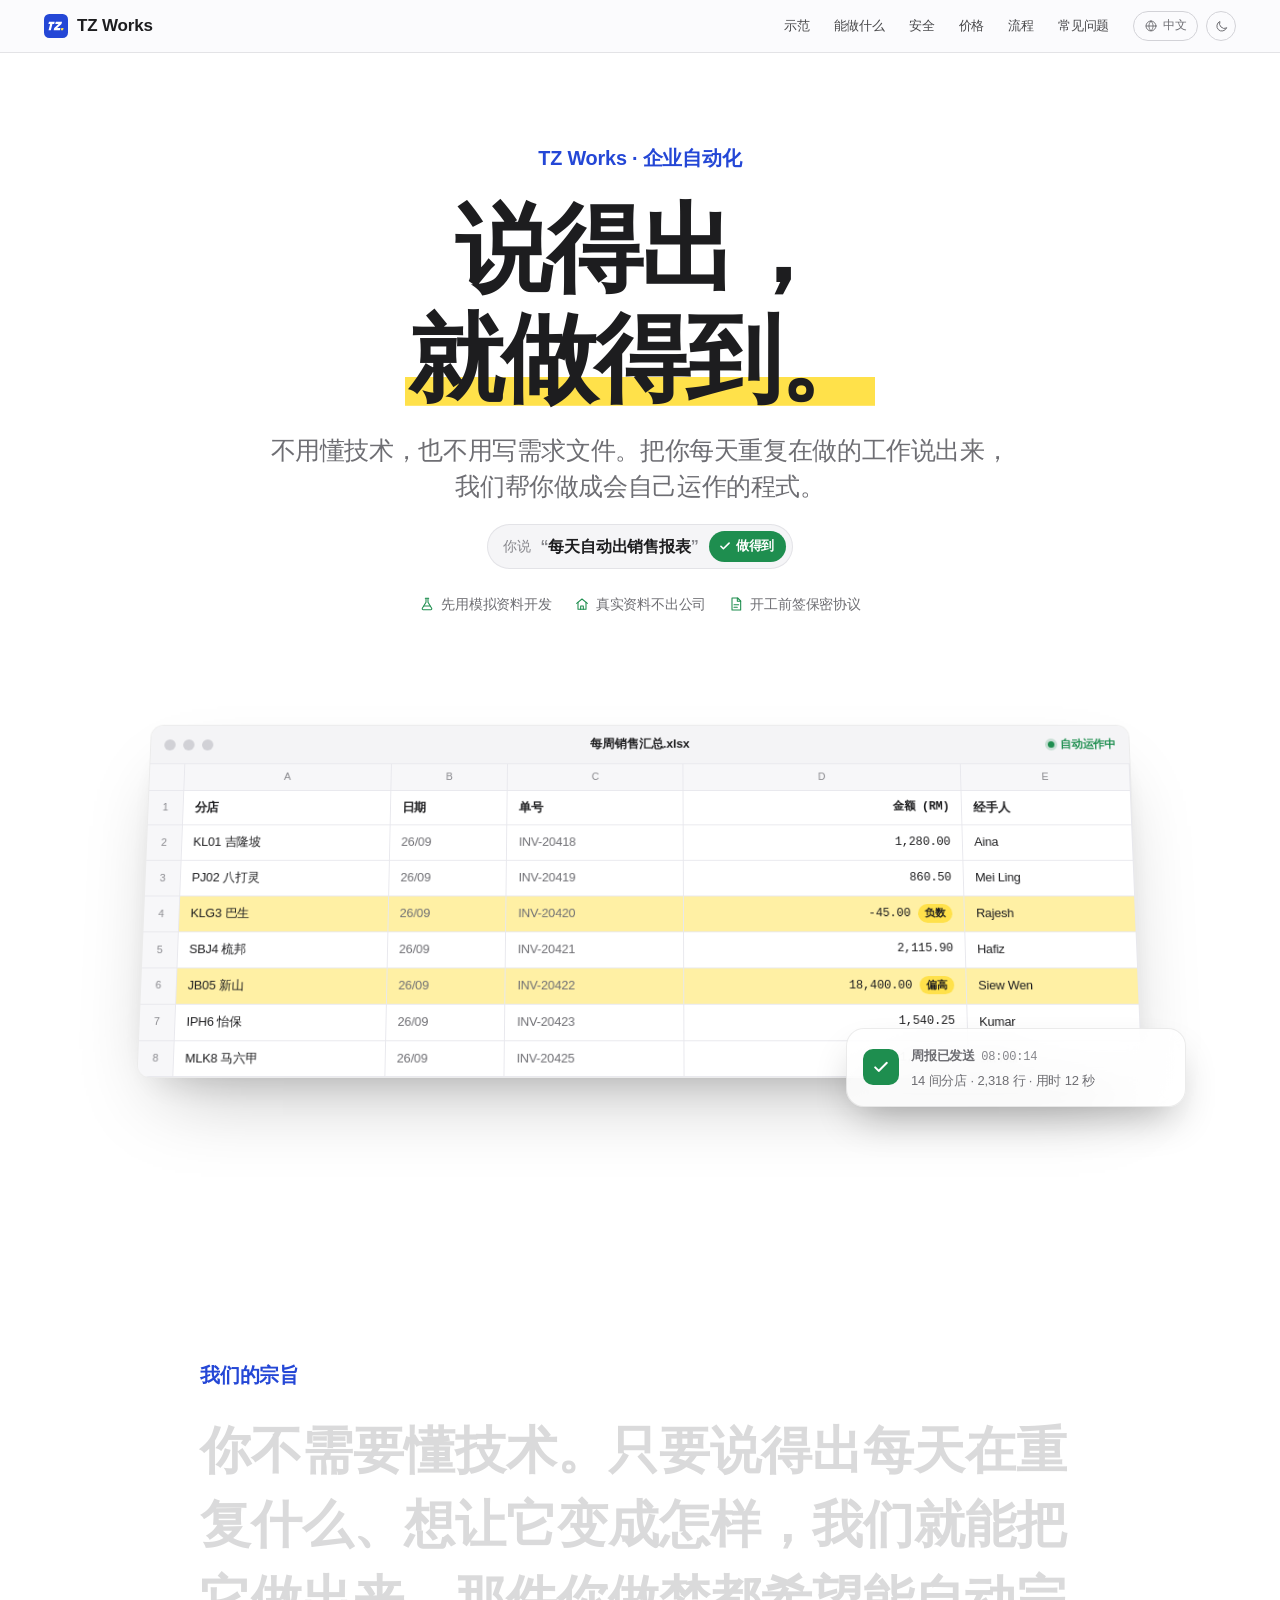
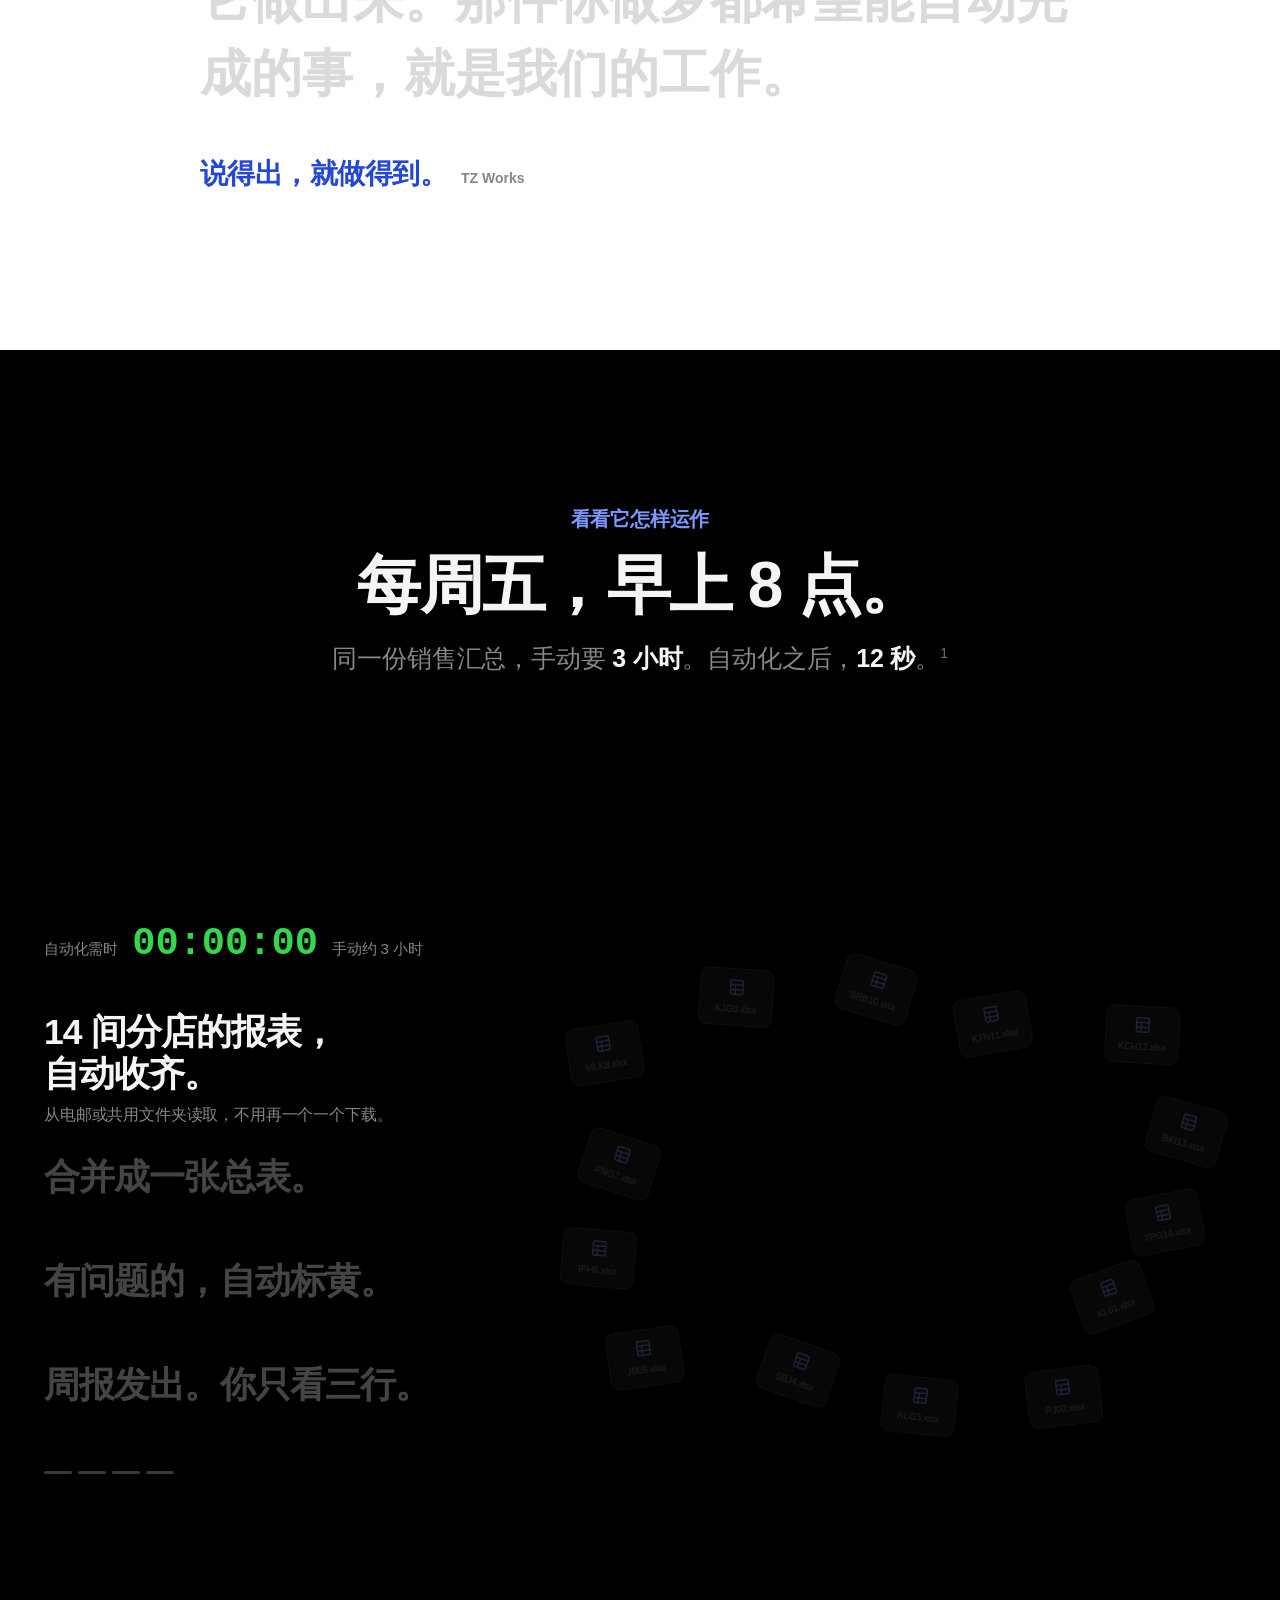
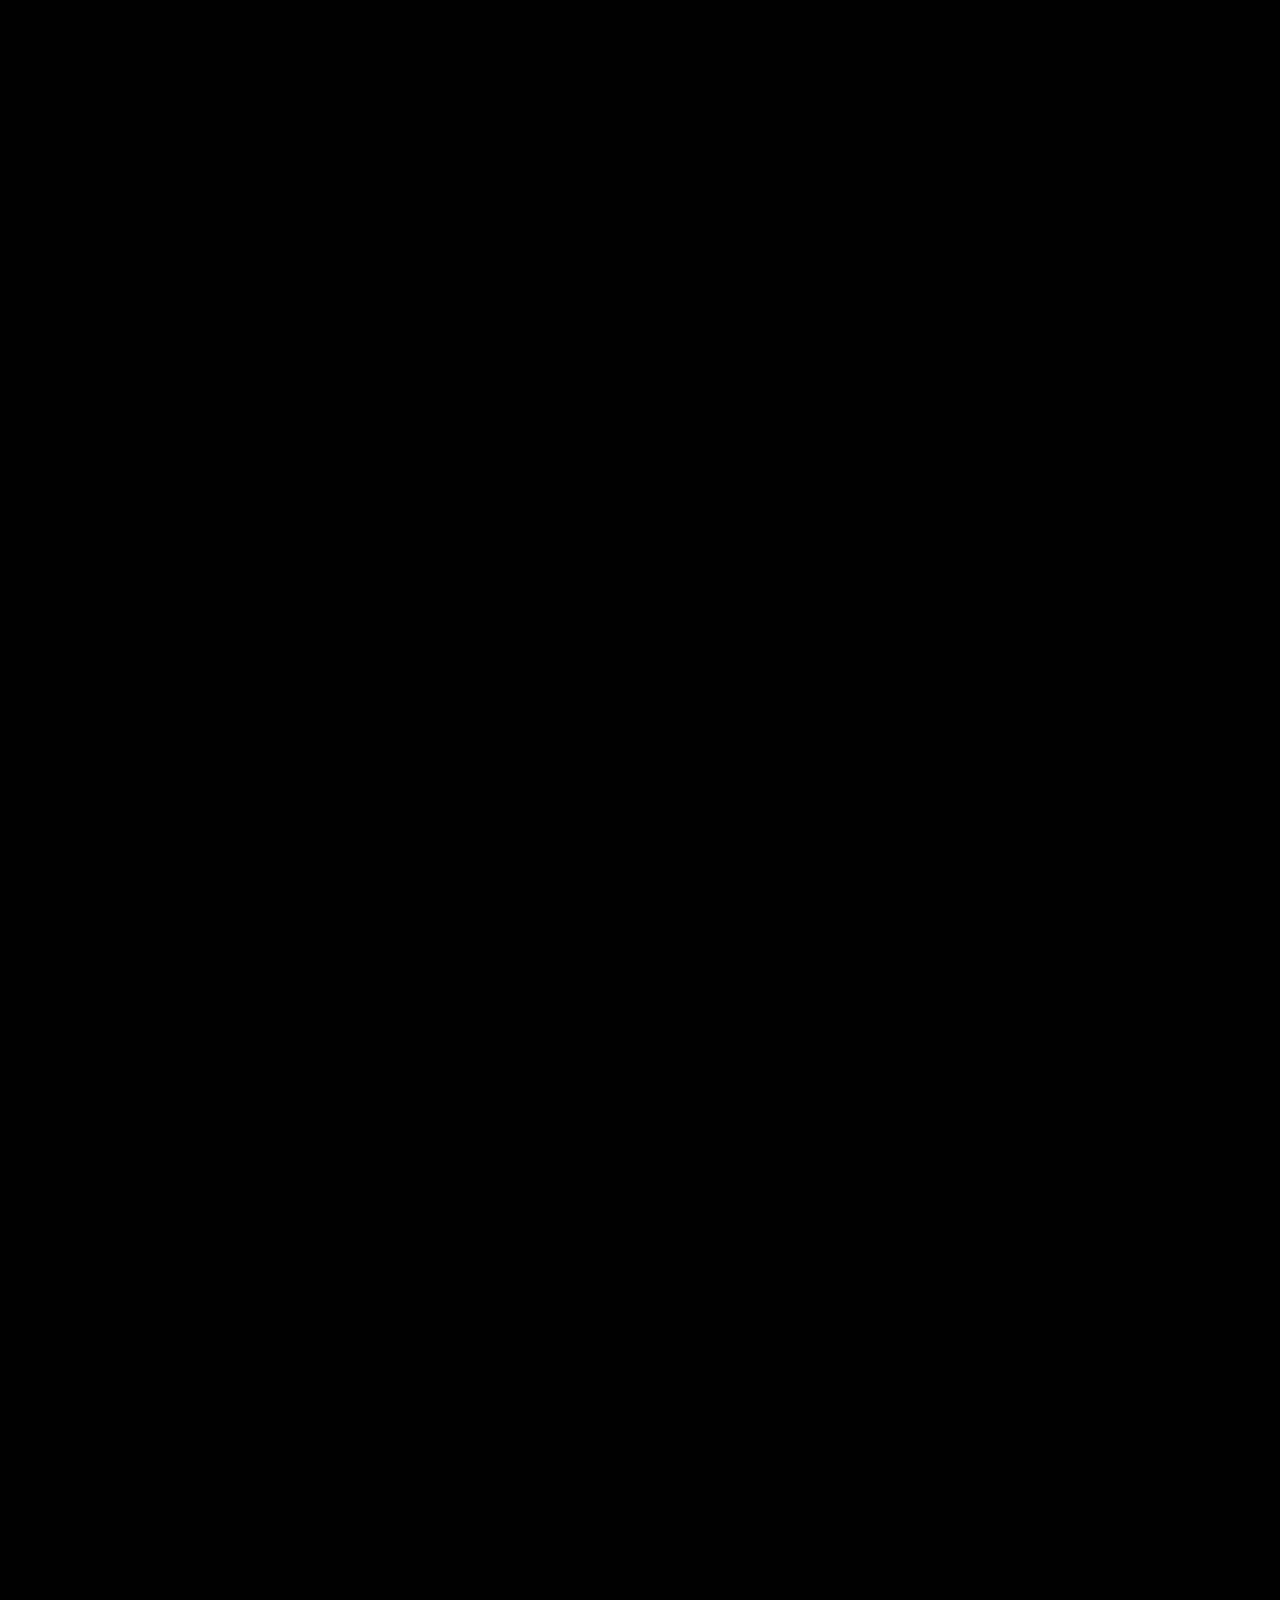
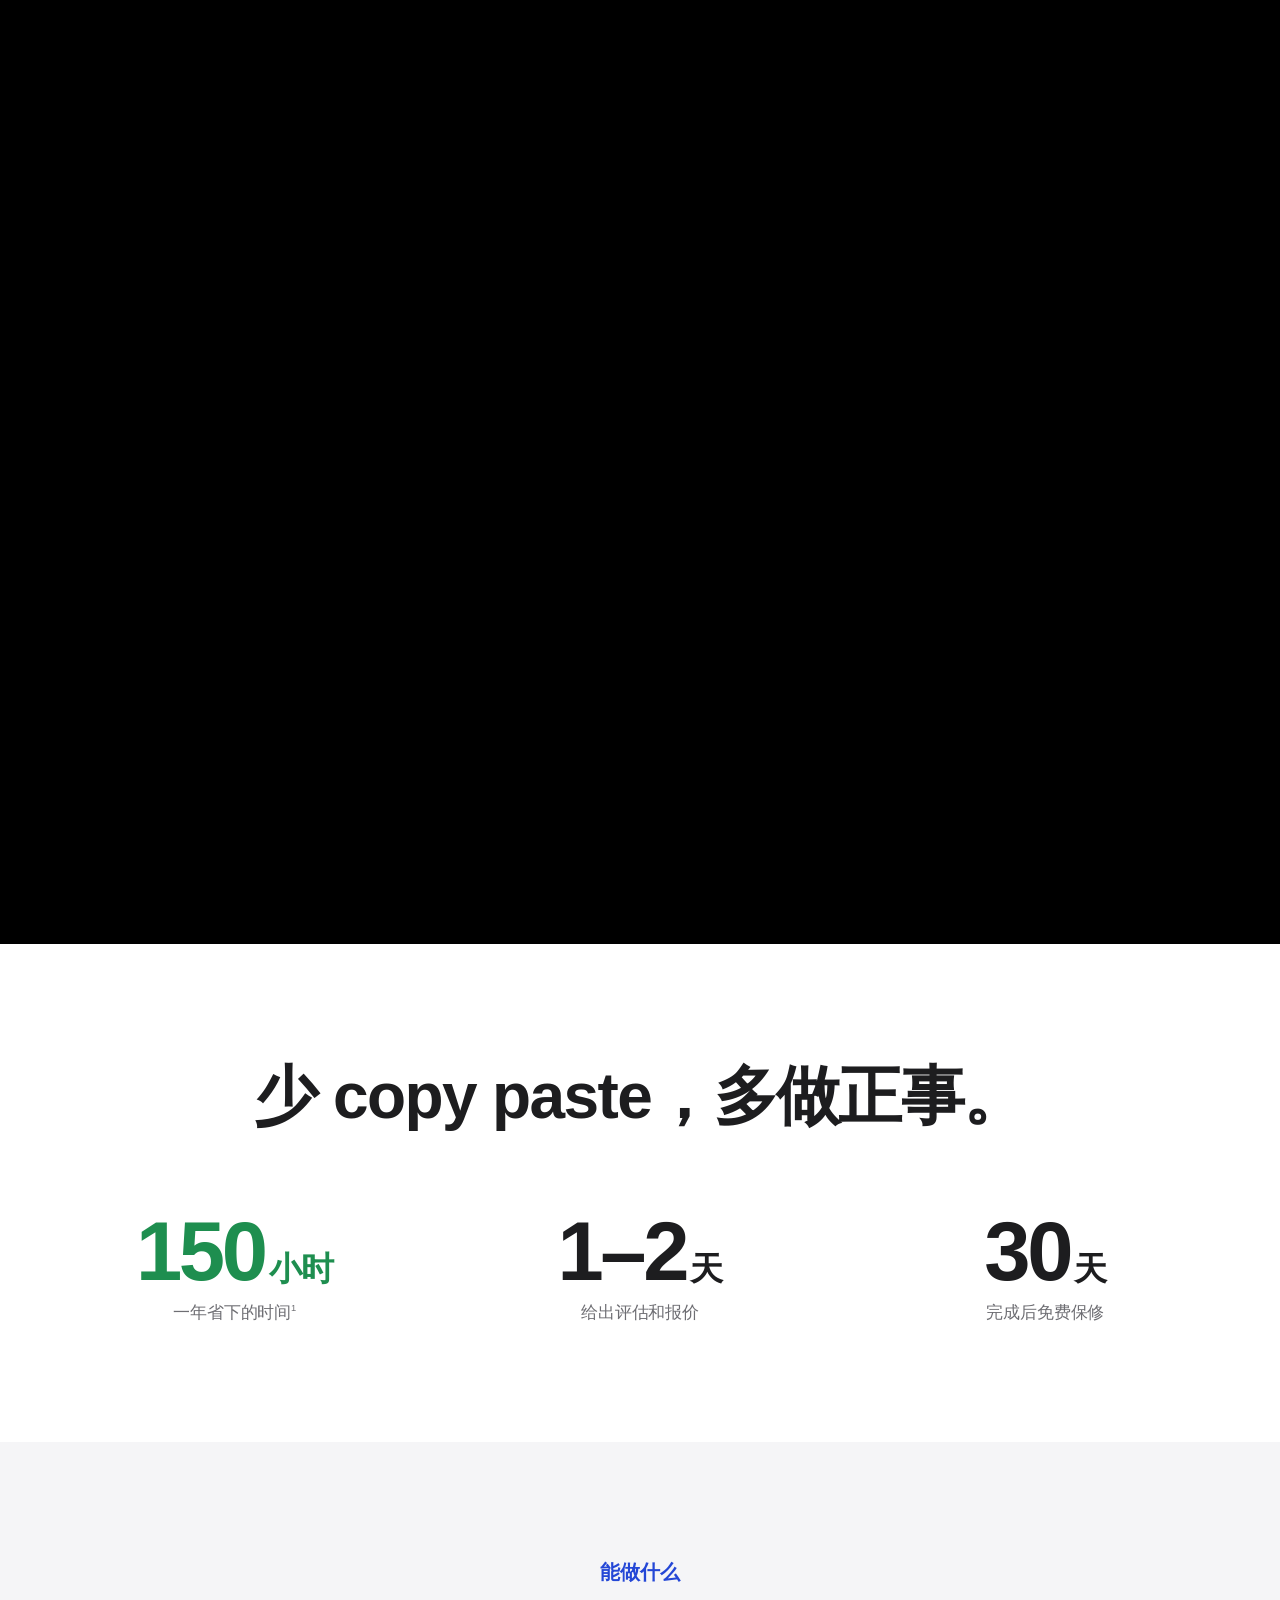
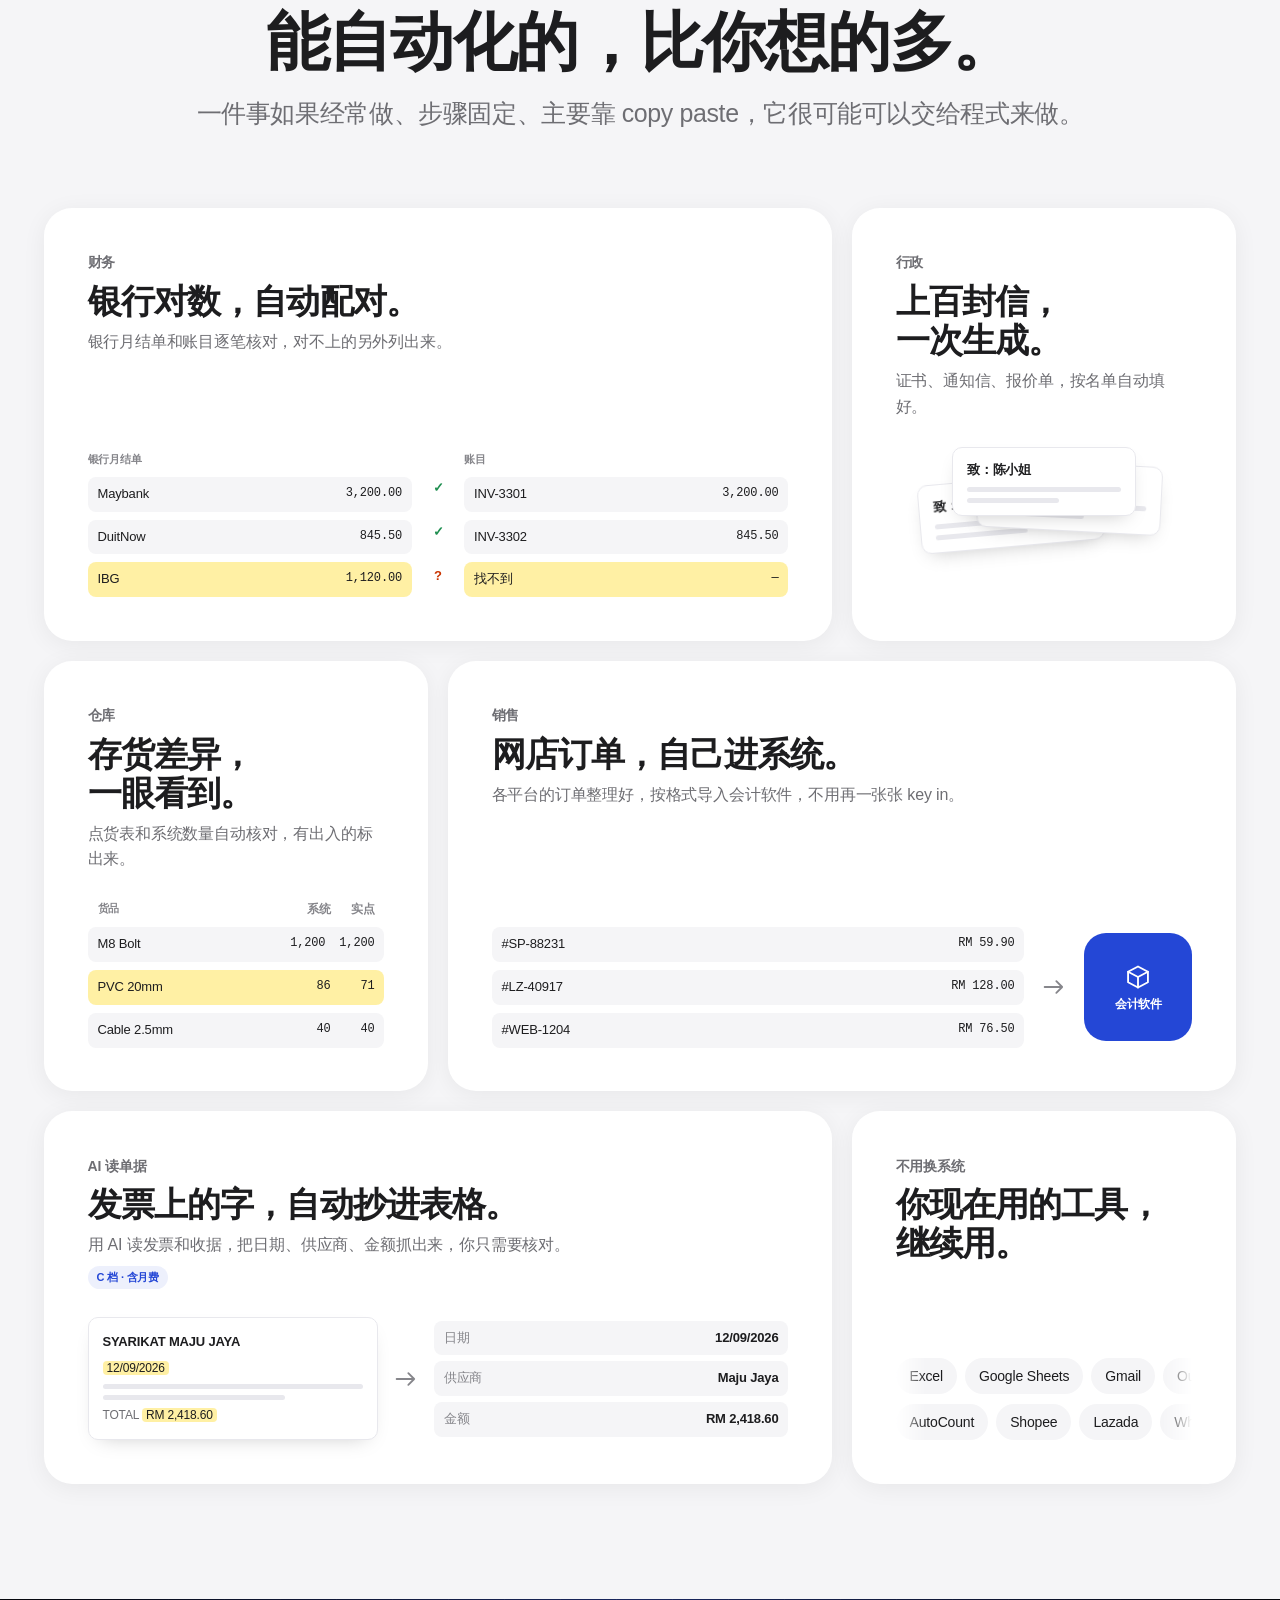
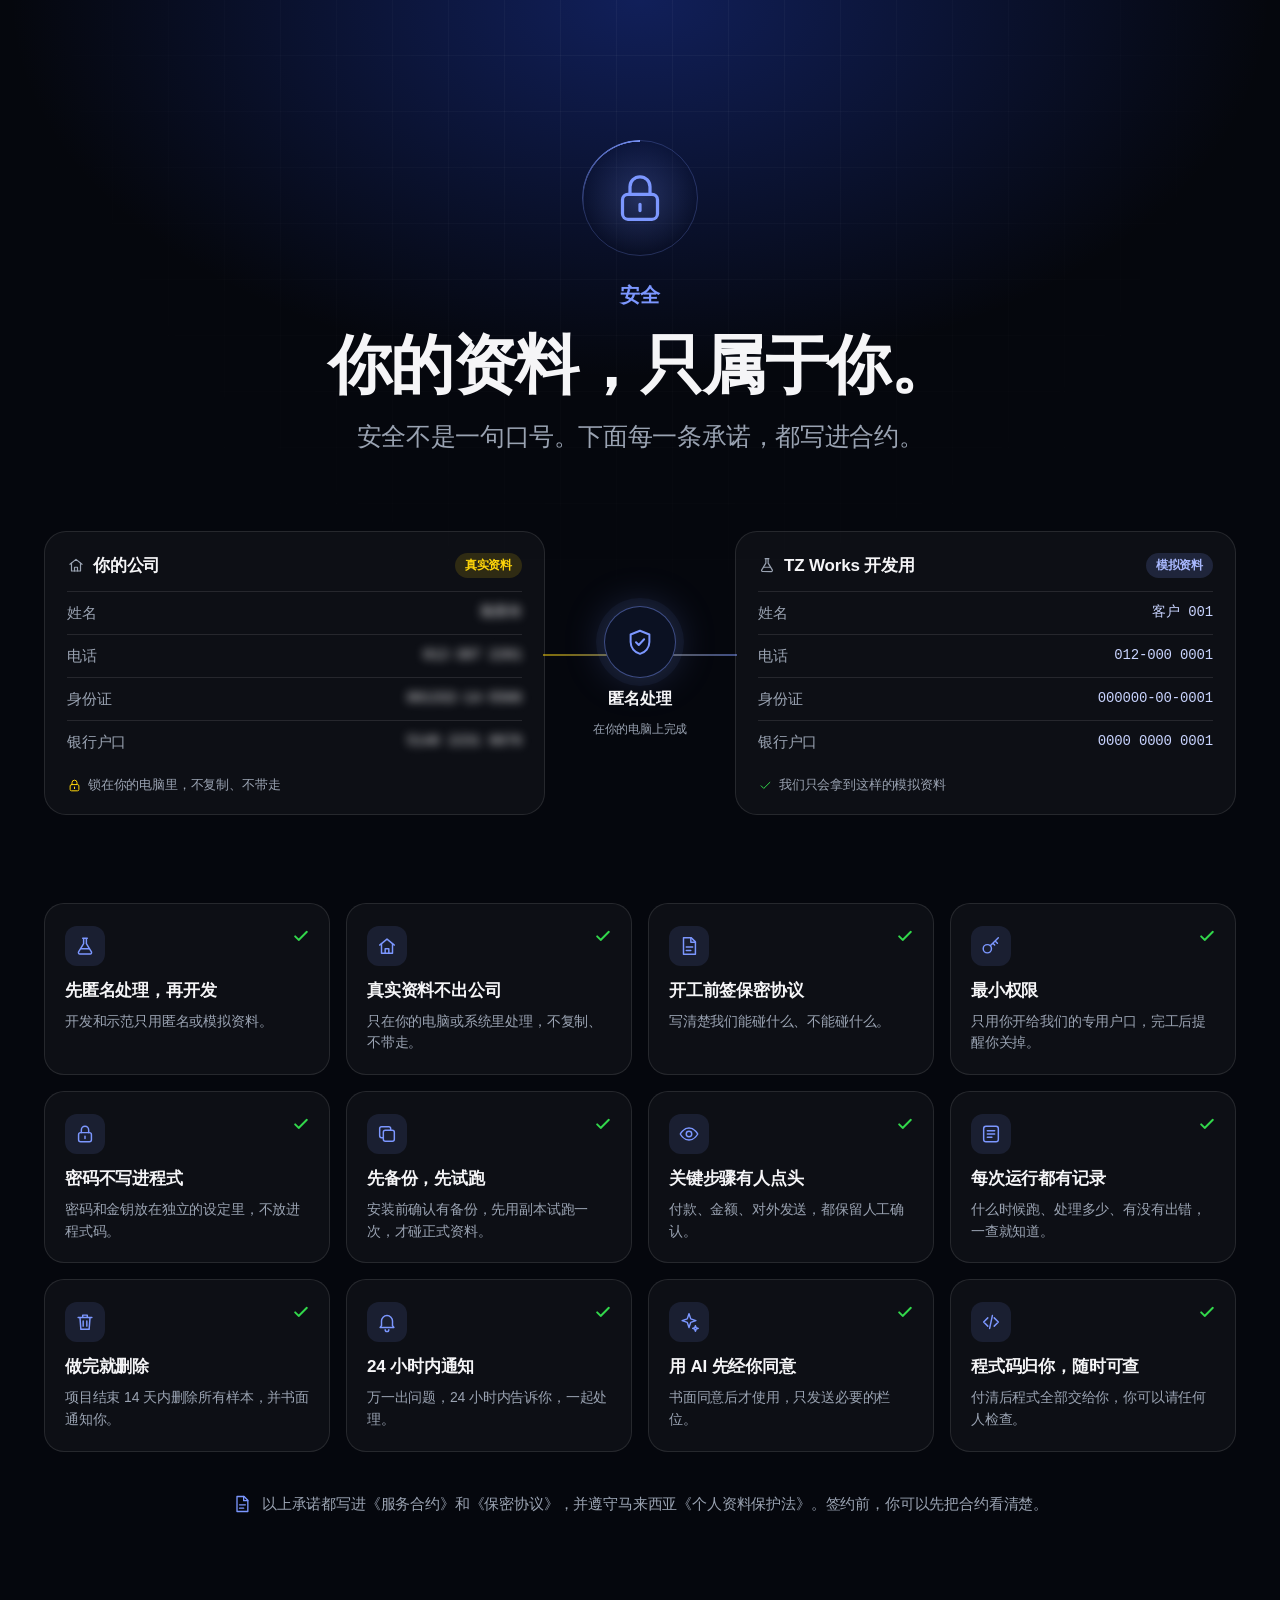
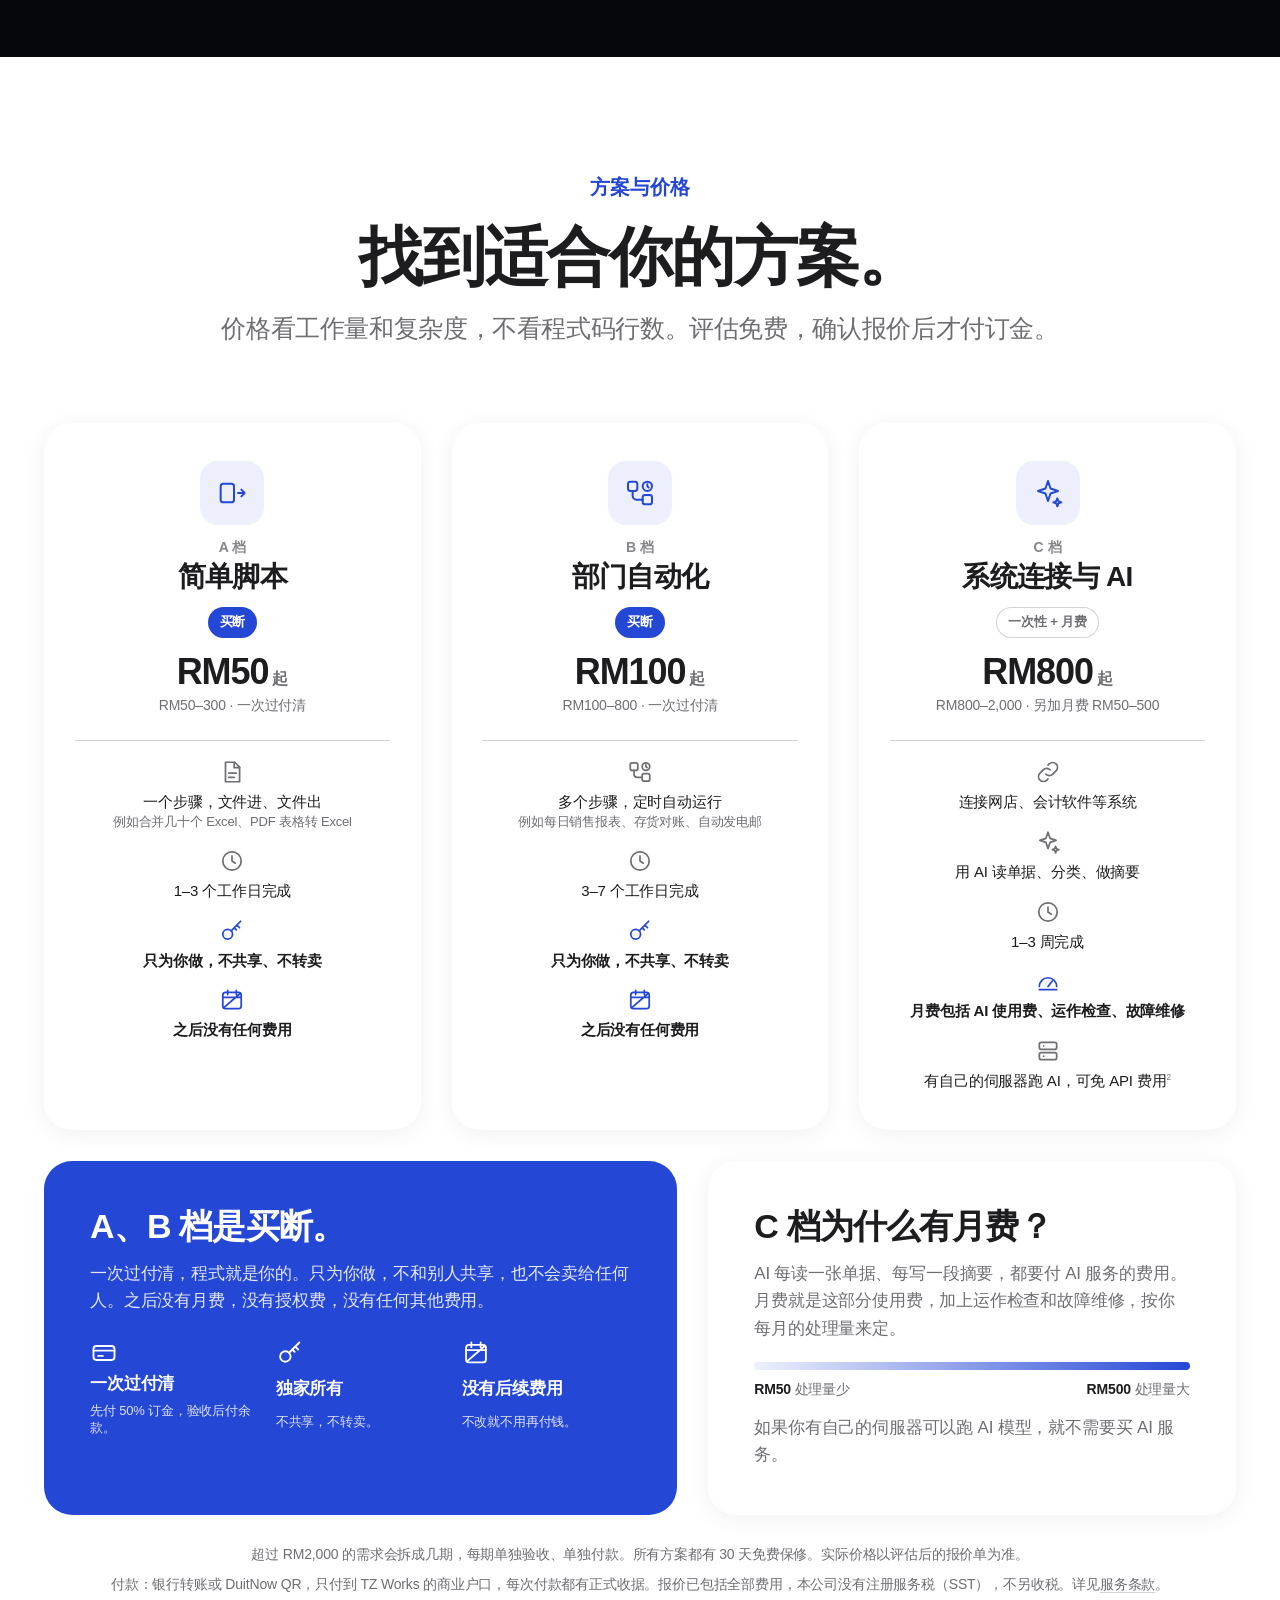
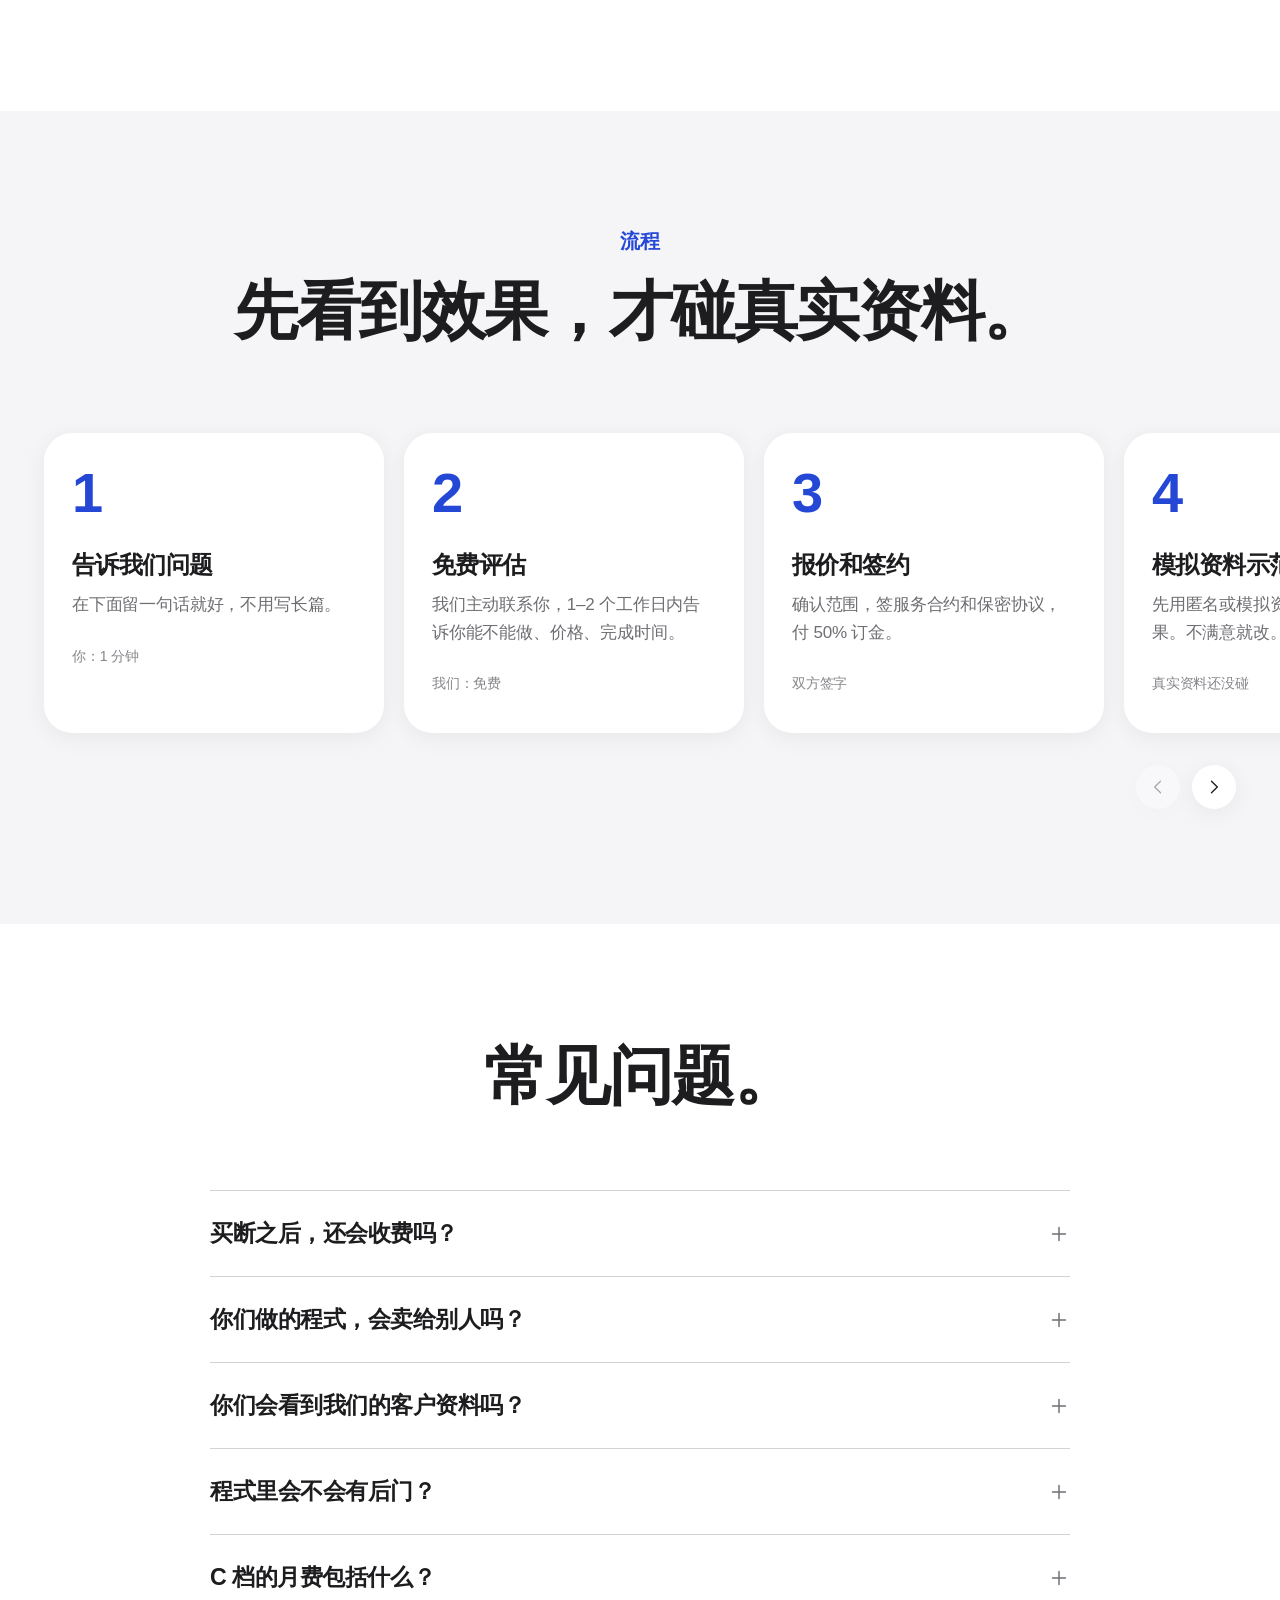
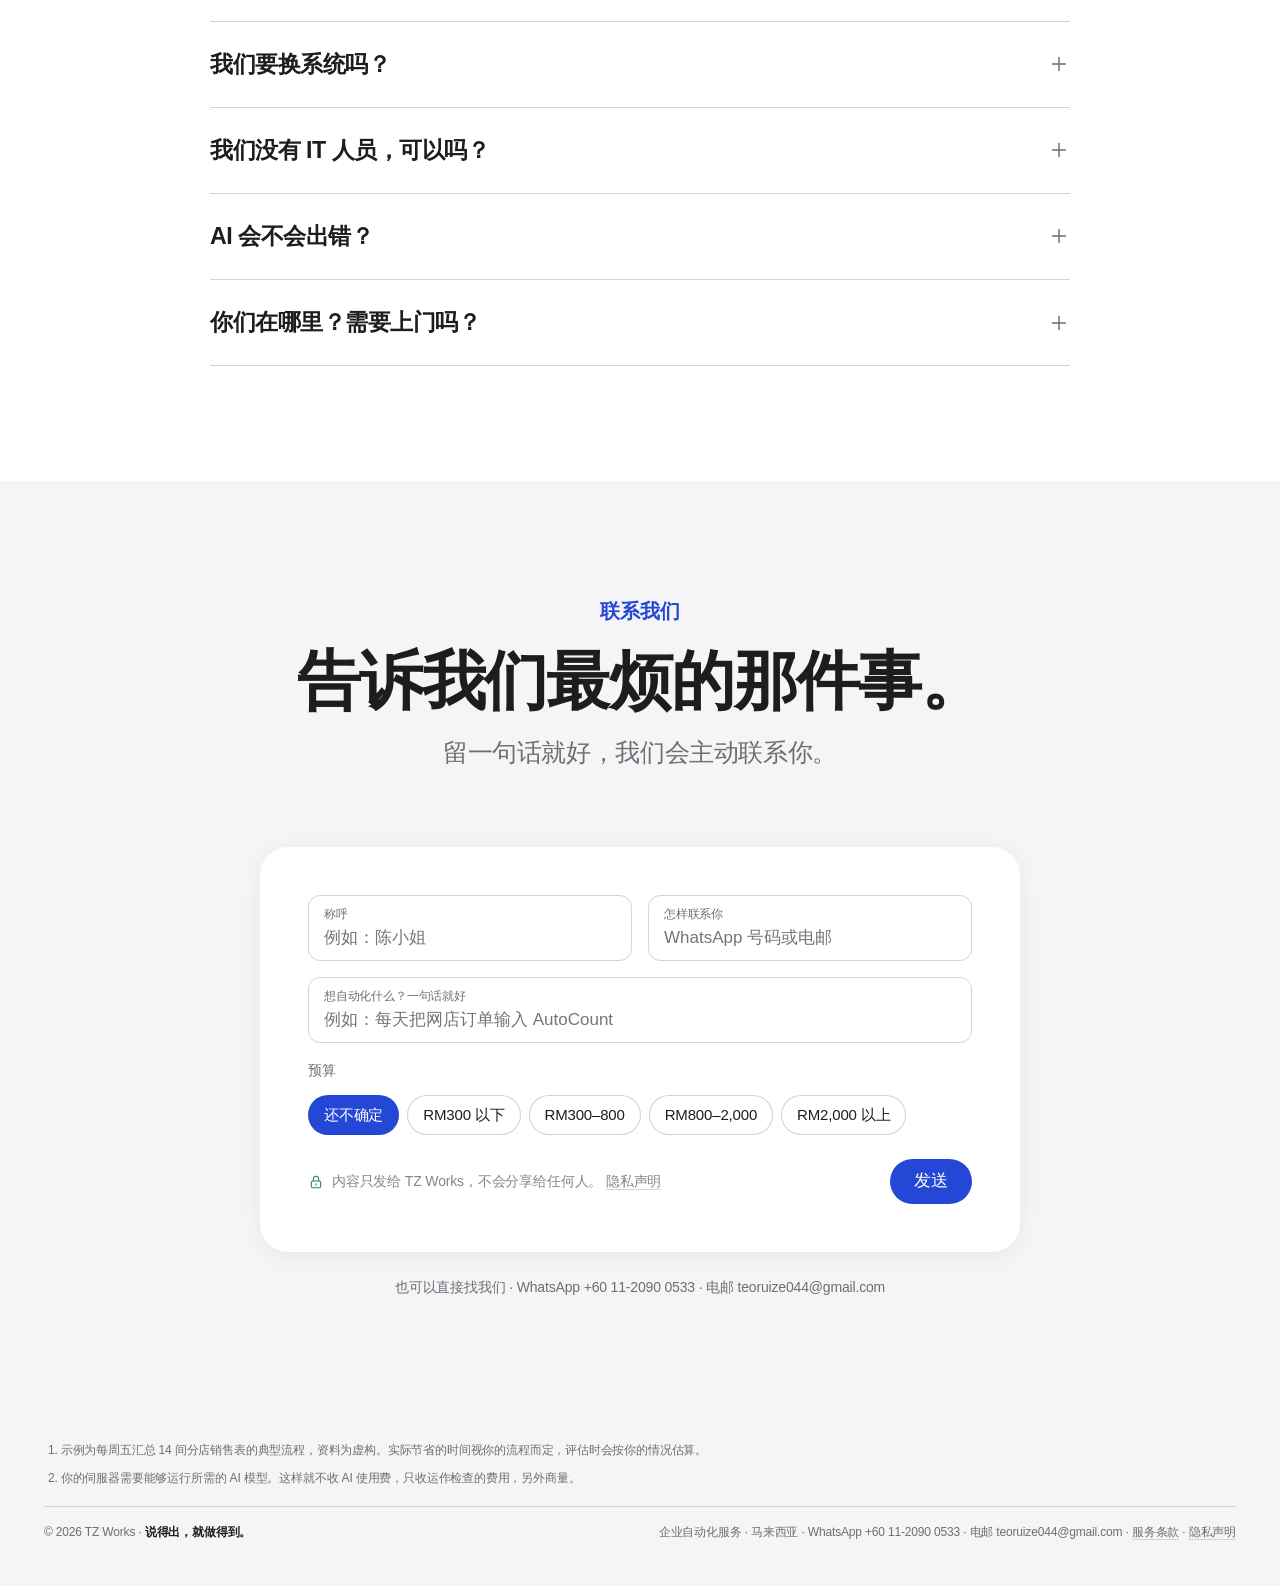
<file: index.html>
<!doctype html>
<html lang="zh-Hans">
<head>
<meta charset="utf-8">
<meta name="viewport" content="width=device-width, initial-scale=1, viewport-fit=cover">
<meta http-equiv="Content-Security-Policy" content="default-src 'self'; script-src 'self' 'unsafe-inline'; style-src 'self' 'unsafe-inline'; img-src 'self' data:; font-src 'self'; connect-src 'self' https://script.google.com https://script.googleusercontent.com; form-action 'self'; base-uri 'none'; object-src 'none'; upgrade-insecure-requests">
<meta name="referrer" content="strict-origin-when-cross-origin">
<title>TZ Works</title>
<meta name="description" content="TZ Works：说得出，就做得到。帮中小企业把重复的电脑工作变成自动运行的程式。先用模拟资料开发，真实资料不出你的公司。评估免费。">
<meta property="og:title" content="TZ Works · 说得出，就做得到。">
<meta property="og:description" content="把每天、每周重复的电脑工作交给我们。简单脚本 RM50 起，买断、独家。评估免费。">
<meta name="theme-color" content="#FFFFFF" media="(prefers-color-scheme: light)">
<meta name="theme-color" content="#000000" media="(prefers-color-scheme: dark)">
<link rel="icon" href="assets/favicon.svg" type="image/svg+xml">
<script>
  try { var t = localStorage.getItem("tzworks-theme"); if (t === "dark" || t === "light") document.documentElement.setAttribute("data-theme", t); } catch (e) {}
</script>
<style>
/* Layout: an Apple-style product page for a service. The hero states the promise and shows a live product
   shot; a scroll-scrubbed demo on a black stage proves it; a dark vault section proves the security;
   tiles, a plan comparison, a step gallery and a quiet footer with footnotes close it out. */
:root {
  --bg: #FFFFFF;
  --bg-alt: #F5F5F7;
  --tile: #FFFFFF;
  --fg: #1D1D1F;
  --fg-2: #6E6E73;
  --fg-3: #86868B;
  --line: #D2D2D7;
  --accent: #2447D6;
  --accent-hover: #1A38B8;
  --accent-ink: #FFFFFF;
  --accent-soft: rgba(36, 71, 214, 0.08);
  --highlight: #FFE14A;
  --flag: #FFE14A;
  --flag-row: rgba(255, 225, 74, 0.5);
  --ok: #1E8E4F;
  --nav-bg: rgba(251, 251, 253, 0.8);
  --window-bg: #FFFFFF;
  --window-bar: #F4F4F6;
  --window-border: rgba(0, 0, 0, 0.08);
  --grid: #E8E8ED;
  --head-cell: #F7F7F9;
  --dot: #D1D1D6;
  --shadow: 0 40px 80px -30px rgba(0, 0, 0, 0.28), 0 20px 40px -24px rgba(0, 0, 0, 0.18);
  --card-shadow: 0 4px 24px rgba(0, 0, 0, 0.06);
  --hover-shadow: 0 24px 48px -22px rgba(0, 0, 0, 0.24);
  --spot: rgba(36, 71, 214, 0.07);
  --scan: rgba(36, 71, 214, 0.1);

  /* The demo stage is black in both themes, like a product film. */
  --stage-bg: #000000;
  --stage-fg: #F5F5F7;
  --stage-fg-2: #86868B;
  --stage-surface: #1C1C1E;
  --stage-line: #38383A;
  --stage-accent: #7C97FF;
  --stage-flag: rgba(255, 214, 10, 0.3);
  --stage-flag-solid: #FFD60A;
  --stage-ok: #32D74B;
  --card-light: #F5F5F7;
  --card-light-fg: #1D1D1F;
  --card-light-fg-2: #6E6E73;

  --font: -apple-system, BlinkMacSystemFont, "SF Pro Display", "SF Pro Text", "Helvetica Neue", "PingFang SC", "Hiragino Sans GB", "Segoe UI", "Microsoft YaHei", "Noto Sans SC", "Noto Sans CJK SC", Roboto, Arial, sans-serif;
  --mono: "SF Mono", ui-monospace, Menlo, Consolas, "Roboto Mono", monospace;

  --t-hero: clamp(3rem, 1.6rem + 6.2vw, 6rem);
  --t-h2: clamp(2.25rem, 1.4rem + 3.6vw, 4rem);
  --t-h3: clamp(1.5rem, 1.2rem + 1.2vw, 2.125rem);
  --t-lead: clamp(1.1875rem, 1rem + 0.7vw, 1.625rem);
  --t-body: 1.0625rem;
  --t-small: 0.875rem;
  --t-fine: 0.75rem;

  --gutter: clamp(16px, 4vw, 44px);
  --wide: 1200px;
  --narrow: 980px;
  --radius-tile: 28px;
  color-scheme: light;
  interpolate-size: allow-keywords;
}
@media (prefers-color-scheme: dark) {
  :root:not([data-theme="light"]) {
    --bg: #000000;
    --bg-alt: #0B0B0C;
    --tile: #1C1C1E;
    --fg: #F5F5F7;
    --fg-2: #A1A1A6;
    --fg-3: #86868B;
    --line: #38383A;
    --accent: #7C97FF;
    --accent-hover: #97ADFF;
    --accent-ink: #000000;
    --accent-soft: rgba(124, 151, 255, 0.14);
    --highlight: #6B5A10;
    --flag: #E8CB3C;
    --flag-row: rgba(232, 203, 60, 0.26);
    --ok: #32D74B;
    --nav-bg: rgba(22, 22, 23, 0.8);
    --window-bg: #1C1C1E;
    --window-bar: #2A2A2D;
    --window-border: rgba(255, 255, 255, 0.1);
    --grid: #303033;
    --head-cell: #242427;
    --dot: #48484A;
    --shadow: 0 40px 80px -30px rgba(0, 0, 0, 0.9), 0 0 0 1px rgba(255, 255, 255, 0.06);
    --card-shadow: none;
    --hover-shadow: 0 0 0 1px rgba(255, 255, 255, 0.16);
    --spot: rgba(124, 151, 255, 0.1);
    --scan: rgba(124, 151, 255, 0.16);
    color-scheme: dark;
  }
}
:root[data-theme="dark"] {
  --bg: #000000;
  --bg-alt: #0B0B0C;
  --tile: #1C1C1E;
  --fg: #F5F5F7;
  --fg-2: #A1A1A6;
  --fg-3: #86868B;
  --line: #38383A;
  --accent: #7C97FF;
  --accent-hover: #97ADFF;
  --accent-ink: #000000;
  --accent-soft: rgba(124, 151, 255, 0.14);
  --highlight: #6B5A10;
  --flag: #E8CB3C;
  --flag-row: rgba(232, 203, 60, 0.26);
  --ok: #32D74B;
  --nav-bg: rgba(22, 22, 23, 0.8);
  --window-bg: #1C1C1E;
  --window-bar: #2A2A2D;
  --window-border: rgba(255, 255, 255, 0.1);
  --grid: #303033;
  --head-cell: #242427;
  --dot: #48484A;
  --shadow: 0 40px 80px -30px rgba(0, 0, 0, 0.9), 0 0 0 1px rgba(255, 255, 255, 0.06);
  --card-shadow: none;
  --hover-shadow: 0 0 0 1px rgba(255, 255, 255, 0.16);
  --spot: rgba(124, 151, 255, 0.1);
  --scan: rgba(124, 151, 255, 0.16);
  color-scheme: dark;
}

*, *::before, *::after { box-sizing: border-box; }
html { -webkit-text-size-adjust: 100%; }
body {
  margin: 0;
  background: var(--bg);
  color: var(--fg);
  font-family: var(--font);
  font-size: var(--t-body);
  line-height: 1.6;
  letter-spacing: -0.01em;
  -webkit-font-smoothing: antialiased;
  -moz-osx-font-smoothing: grayscale;
  transition: background-color 0.3s ease, color 0.3s ease;
}
img, svg { max-width: 100%; }
a { color: var(--accent); text-decoration: none; }
a:hover { text-decoration: underline; text-underline-offset: 3px; }
:focus-visible { outline: 3px solid var(--accent); outline-offset: 3px; border-radius: 6px; }
[hidden] { display: none !important; }
h1, h2, h3, p { margin: 0; }
h1, h2, h3 { text-wrap: balance; font-weight: 700; letter-spacing: -0.025em; }
:lang(zh-Hans) :is(h1, h2, h3, .cap > span) { word-break: keep-all; overflow-wrap: anywhere; }
:lang(zh-Hans) .pledge h3 { word-break: normal; }
.wrap { width: 100%; max-width: calc(var(--wide) + 2 * var(--gutter)); margin-inline: auto; padding-inline: var(--gutter); }
.wrap-narrow { width: 100%; max-width: calc(var(--narrow) + 2 * var(--gutter)); margin-inline: auto; padding-inline: var(--gutter); }
.sr-only { position: absolute; width: 1px; height: 1px; overflow: hidden; clip: rect(0 0 0 0); white-space: nowrap; }
.icon { width: 1.25em; height: 1.25em; flex: none; fill: none; stroke: currentColor; stroke-width: 1.6; stroke-linecap: round; stroke-linejoin: round; }

/* ---------- Navigation ---------- */
.nav {
  position: sticky;
  top: env(safe-area-inset-top, 0px);
  z-index: 50;
  background: var(--nav-bg);
  -webkit-backdrop-filter: saturate(180%) blur(20px);
  backdrop-filter: saturate(180%) blur(20px);
  border-bottom: 1px solid color-mix(in srgb, var(--line) 60%, transparent);
  transition: background-color 0.3s ease;
}
.nav::after { content: ""; position: absolute; left: 0; right: 0; bottom: -1px; height: 2px; background: var(--accent); transform-origin: 0 50%; transform: scaleX(var(--sp, 0)); pointer-events: none; }
.nav.over-dark { --nav-bg: rgba(22, 22, 23, 0.78); --fg: #F5F5F7; --fg-2: #A1A1A6; --fg-3: #86868B; --line: #424245; --bg: #000000; }
.nav .wrap { display: flex; align-items: center; gap: 24px; height: 52px; }
.brand { display: inline-flex; align-items: center; gap: 9px; color: var(--fg); font-weight: 600; font-size: 1.0625rem; letter-spacing: -0.01em; white-space: nowrap; }
.brand:hover { text-decoration: none; }
.brand svg { width: 24px; height: 24px; }
.nav-links { display: flex; gap: 24px; margin-left: auto; }
.nav-links button { font: inherit; font-size: 0.8125rem; letter-spacing: inherit; color: var(--fg); opacity: 0.8; background: none; border: 0; padding: 4px 0; cursor: pointer; white-space: nowrap; }
.nav-links button:hover { opacity: 1; }
.nav-actions { display: flex; align-items: center; gap: 8px; }
.langpick {
  position: relative;
  display: inline-flex; align-items: center; gap: 5px;
  height: 30px; padding: 0 10px;
  border-radius: 980px;
  border: 1px solid var(--line);
  color: var(--fg-2);
  font-size: 0.75rem; font-weight: 500;
  cursor: pointer;
}
.langpick:hover { color: var(--fg); border-color: var(--fg-3); }
.langpick:focus-within { outline: 3px solid var(--accent); outline-offset: 2px; }
.langpick .icon { width: 14px; height: 14px; }
.langpick select { position: absolute; inset: 0; width: 100%; height: 100%; opacity: 0; cursor: pointer; font-size: 16px; border: 0; }
.theme-btn { width: 30px; height: 30px; border-radius: 50%; border: 1px solid var(--line); background: transparent; color: var(--fg-2); display: grid; place-items: center; cursor: pointer; padding: 0; }
.theme-btn:hover { color: var(--fg); border-color: var(--fg-3); }
.theme-btn svg { width: 15px; height: 15px; }

/* ---------- Buttons & links ---------- */
.btn {
  display: inline-flex; align-items: center; justify-content: center; gap: 6px;
  font: 400 1.0625rem/1.2 var(--font);
  letter-spacing: -0.01em;
  border-radius: 980px;
  padding: 12px 24px;
  border: 0;
  cursor: pointer;
  background: var(--accent);
  color: var(--accent-ink);
  white-space: nowrap;
  transition: background-color 0.2s ease;
}
.btn:hover { background: var(--accent-hover); text-decoration: none; }
.btn-sm { font-size: 0.75rem; padding: 7px 12px; }
.btn-ghost { background: transparent; color: var(--accent); box-shadow: inset 0 0 0 1px var(--accent); }
.btn-ghost:hover { background: var(--accent-soft); }

/* ---------- Section rhythm ---------- */
.section { padding-block: clamp(80px, 9vw, 128px); }
.section-alt { background: var(--bg-alt); }
.headline { text-align: center; display: grid; gap: 16px; justify-items: center; margin-bottom: clamp(48px, 6vw, 80px); }
.headline h2 { font-size: var(--t-h2); line-height: 1.08; }
:lang(zh-Hans) .headline h2, :lang(zh-Hans) .demo-intro h2 { line-height: 1.16; }
.headline p:not(.eyebrow) { font-size: var(--t-lead); color: var(--fg-2); max-width: 36em; line-height: 1.45; font-weight: 500; letter-spacing: -0.015em; }
.eyebrow { color: var(--accent); font-weight: 600; font-size: clamp(1.0625rem, 1rem + 0.3vw, 1.3125rem); letter-spacing: -0.01em; }
sup.fn { font-size: 0.55em; vertical-align: super; line-height: 0; font-weight: 500; color: var(--fg-2); }

/* ---------- Hero ---------- */
.hero { padding-block: clamp(52px, 7vw, 96px) clamp(72px, 10vw, 140px); text-align: center; overflow-x: clip; }
.hero-copy { display: grid; justify-items: center; gap: 20px; }
.hero h1 { font-size: var(--t-hero); line-height: 1.04; letter-spacing: -0.035em; }
:lang(zh-Hans) .hero h1 { line-height: 1.14; }
:lang(en) .hero h1, :lang(ms) .hero h1 { font-size: clamp(2.25rem, 1rem + 5.2vw, 6rem); }
.hero h1 .l { display: block; }
.hero mark {
  background: linear-gradient(var(--highlight), var(--highlight)) no-repeat 0 92% / 100% 0.3em;
  color: inherit;
  padding-inline: 0.04em;
}
.hero .lead { font-size: var(--t-lead); color: var(--fg-2); max-width: 30em; line-height: 1.42; font-weight: 500; letter-spacing: -0.015em; }

.wish {
  display: inline-flex; align-items: center; gap: 10px;
  max-width: 100%;
  padding: 7px 7px 7px 16px;
  border-radius: 980px;
  background: var(--bg-alt);
  box-shadow: inset 0 0 0 1px color-mix(in srgb, var(--line) 50%, transparent);
  text-align: left;
}
.wish-say { flex: none; color: var(--fg-3); font-size: 0.875rem; }
.wish-text { min-width: 0; white-space: nowrap; overflow: hidden; text-overflow: ellipsis; font-weight: 600; font-size: 1rem; }
.wish-text::before { content: "“"; color: var(--fg-3); }
.wish-text::after { content: "”"; color: var(--fg-3); }
.wish.typing .wish-text::after { content: ""; display: inline-block; width: 2px; height: 1.05em; margin-left: 2px; vertical-align: -0.16em; background: var(--accent); animation: caret 0.9s steps(1) infinite; }
.wish-done { flex: none; display: inline-flex; align-items: center; gap: 4px; padding: 5px 12px 5px 9px; border-radius: 980px; background: #1E8E4F; color: #FFFFFF; font-size: 0.8125rem; font-weight: 600; transition: opacity 0.25s ease, transform 0.25s ease; }
.wish-done .icon { width: 14px; height: 14px; stroke-width: 2.8; }
.wish.typing .wish-done { opacity: 0; transform: scale(0.85); }
@keyframes caret { 0%, 49% { opacity: 1; } 50%, 100% { opacity: 0; } }
.trust { list-style: none; margin: 4px 0 0; padding: 0; display: flex; flex-wrap: wrap; justify-content: center; gap: 8px 22px; font-size: var(--t-small); color: var(--fg-2); }
.trust li { display: inline-flex; align-items: center; gap: 6px; }
.trust .icon { width: 16px; height: 16px; color: var(--ok); }

.shot { position: relative; margin: clamp(56px, 7vw, 88px) auto 0; width: min(1040px, 100%); perspective: 2000px; }
.window {
  position: relative;
  background: var(--window-bg);
  border: 1px solid var(--window-border);
  border-radius: 14px;
  box-shadow: var(--shadow);
  overflow: hidden;
  text-align: left;
  transform-origin: 50% 100%;
  will-change: transform;
}
.window-bar {
  display: grid;
  grid-template-columns: 1fr auto 1fr;
  align-items: center;
  height: 42px;
  padding-inline: 14px;
  background: var(--window-bar);
  border-bottom: 1px solid var(--grid);
  font-size: 0.8125rem;
  color: var(--fg-2);
}
.dots { display: flex; gap: 8px; }
.dots i { width: 12px; height: 12px; border-radius: 50%; background: var(--dot); display: block; }
.window-title { font-weight: 600; color: var(--fg); white-space: nowrap; overflow: hidden; text-overflow: ellipsis; }
.status { justify-self: end; display: inline-flex; align-items: center; gap: 6px; font-size: 0.75rem; color: var(--ok); font-weight: 600; white-space: nowrap; }
.status::before { content: ""; width: 7px; height: 7px; border-radius: 50%; background: currentColor; box-shadow: 0 0 0 3px color-mix(in srgb, currentColor 20%, transparent); }
.xl-wrap { position: relative; overflow: hidden; }
table.xl { width: 100%; border-collapse: collapse; font-size: 0.8125rem; font-variant-numeric: tabular-nums; }
.xl th, .xl td { border-right: 1px solid var(--grid); border-bottom: 1px solid var(--grid); padding: 8px 12px; white-space: nowrap; text-align: left; }
.xl thead th { background: var(--head-cell); color: var(--fg-3); font-weight: 500; font-size: 0.6875rem; text-align: center; padding-block: 5px; }
.xl tbody th { background: var(--head-cell); color: var(--fg-3); font-weight: 500; font-size: 0.6875rem; width: 36px; text-align: center; }
.xl tr.hdr td { font-weight: 600; color: var(--fg); }
.xl td.num { text-align: right; font-family: var(--mono); font-size: 0.78rem; }
.xl td.muted { color: var(--fg-2); }
.xl tr.flag td { background: var(--flag-row); }
.xl .why { display: inline-block; margin-left: 8px; font-family: var(--font); font-size: 0.6875rem; font-weight: 600; color: #1D1D1F; background: var(--flag); padding: 1px 7px; border-radius: 980px; }
.scanbar { position: absolute; left: 0; right: 0; top: 0; height: 0; background: var(--scan); box-shadow: inset 3px 0 0 var(--accent); opacity: 0; pointer-events: none; transition: transform 0.38s cubic-bezier(0.2, 0.7, 0.2, 1), height 0.38s ease, opacity 0.3s ease; }
.scanbar.on { opacity: 1; }
.xl tr.hit .why { animation: whyPop 0.55s cubic-bezier(0.2, 0.9, 0.3, 1.4); }
@keyframes whyPop { 0% { transform: scale(0.4); } 100% { transform: scale(1); } }

.toast {
  position: absolute;
  right: clamp(-28px, -2vw, 0px);
  bottom: clamp(-28px, -3vw, -16px);
  width: min(340px, 80%);
  display: grid;
  grid-template-columns: auto 1fr;
  gap: 4px 12px;
  align-items: center;
  padding: 14px 16px;
  text-align: left;
  background: color-mix(in srgb, var(--window-bg) 82%, transparent);
  -webkit-backdrop-filter: blur(24px) saturate(180%);
  backdrop-filter: blur(24px) saturate(180%);
  border: 1px solid var(--window-border);
  border-radius: 18px;
  box-shadow: 0 20px 40px -12px rgba(0, 0, 0, 0.3);
}
.toast .ok { grid-row: span 2; width: 36px; height: 36px; border-radius: 10px; display: grid; place-items: center; background: #1E8E4F; color: #FFFFFF; }
.toast .ok svg { width: 20px; height: 20px; stroke-width: 2.4; }
.toast b { font-size: 0.9375rem; }
.toast b small { font-weight: 400; color: var(--fg-3); margin-left: 6px; font-size: 0.75rem; font-family: var(--mono); }
.toast span { font-size: 0.8125rem; color: var(--fg-2); }
.toast.bump { animation: bump 0.6s cubic-bezier(0.2, 0.9, 0.3, 1.3); }
@keyframes bump { 40% { transform: scale(1.04); } }

/* ---------- Manifesto ---------- */
.manifesto { padding-block: clamp(96px, 12vw, 176px); }
.manifesto .wrap-narrow { max-width: calc(880px + 2 * var(--gutter)); }
.manifesto .eyebrow { margin-bottom: 22px; }
.scrub { --p: 1; font-size: clamp(1.75rem, 1.05rem + 2.7vw, 3.25rem); line-height: 1.32; font-weight: 700; letter-spacing: -0.025em; }
:lang(zh-Hans) .scrub { line-height: 1.45; letter-spacing: 0; }
.scrub .c { opacity: clamp(0.16, calc(0.16 + (var(--p) * (var(--n) + 10) - var(--i)) * 0.084), 1); }
.sign { margin-top: 40px; display: flex; align-items: baseline; flex-wrap: wrap; gap: 6px 14px; font-size: clamp(1.25rem, 1rem + 1vw, 1.75rem); font-weight: 700; color: var(--accent); letter-spacing: -0.02em; }
.sign small { font-size: var(--t-small); font-weight: 600; color: var(--fg-3); letter-spacing: 0; }

/* ---------- Demo (pinned, scroll-scrubbed) ---------- */
.demo-intro { background: var(--stage-bg); color: var(--stage-fg); text-align: center; padding-block: clamp(96px, 12vw, 168px) clamp(24px, 4vw, 48px); }
.demo-intro .eyebrow { color: var(--stage-accent); }
.demo-intro h2 { font-size: var(--t-h2); line-height: 1.06; margin-top: 12px; }
.demo-intro p:not(.eyebrow) { font-size: var(--t-lead); color: var(--stage-fg-2); margin: 18px auto 0; max-width: 28em; line-height: 1.45; font-weight: 500; }
.demo-intro p b { color: var(--stage-fg); font-weight: 600; }
.demo { background: var(--stage-bg); color: var(--stage-fg); overflow-x: clip; }
.demo-stage { padding-block: 32px clamp(96px, 10vw, 140px); }
.demo-grid { display: grid; grid-template-columns: minmax(0, 0.8fr) minmax(0, 1.2fr); gap: clamp(28px, 5vw, 72px); align-items: center; }
.caps { list-style: none; margin: 0; padding: 0; display: grid; gap: clamp(18px, 2.4vw, 30px); }
.cap { text-wrap: balance; font-size: clamp(1.5rem, 1.1rem + 1.4vw, 2.375rem); line-height: 1.18; font-weight: 700; letter-spacing: -0.025em; color: var(--stage-fg); transition: color 0.35s ease; }
.cap small { display: block; margin-top: 8px; font-size: 1rem; line-height: 1.5; font-weight: 500; letter-spacing: -0.01em; color: var(--stage-fg-2); }
.timer { display: flex; align-items: baseline; gap: 6px 14px; flex-wrap: wrap; margin-bottom: clamp(20px, 3vw, 36px); font-size: 0.9375rem; color: var(--stage-fg-2); }
.timer output { font-family: var(--mono); font-size: clamp(1.75rem, 1.3rem + 1.4vw, 2.5rem); font-weight: 600; color: var(--stage-ok); letter-spacing: 0; font-variant-numeric: tabular-nums; }
.timer s { text-decoration: none; }
.box { position: relative; width: 100%; aspect-ratio: 4 / 3; max-height: 72vh; margin-inline: auto; }
.file {
  position: absolute; left: 0; top: 0;
  width: var(--tw, 88px); height: var(--th, 64px);
  border-radius: 10px;
  background: var(--stage-surface);
  border: 1px solid var(--stage-line);
  display: grid; place-items: center; align-content: center; gap: 6px;
  font-size: 0.6875rem; color: var(--stage-fg-2);
  opacity: 0;
  will-change: transform, opacity;
}
.file svg { width: 22px; height: 22px; color: var(--stage-accent); stroke-width: 1.5; }
.master {
  position: absolute; left: 4%; top: 6%; width: 92%;
  background: var(--stage-surface);
  border: 1px solid var(--stage-line);
  border-radius: 14px;
  overflow: hidden;
  transform-origin: 50% 40%;
  will-change: transform, opacity;
}
.master-bar { display: flex; justify-content: space-between; align-items: center; gap: 10px; padding: 10px 14px; border-bottom: 1px solid var(--stage-line); font-size: 0.8125rem; color: var(--stage-fg-2); }
.master-bar b { color: var(--stage-fg); font-weight: 600; }
.master-bar output { font-family: var(--mono); color: var(--stage-fg); font-variant-numeric: tabular-nums; }
.mrow { position: relative; display: grid; grid-template-columns: minmax(0, 1.1fr) minmax(0, 0.9fr) minmax(0, 0.8fr) 8em; align-items: center; gap: 8px; padding: 8px 14px; border-bottom: 1px solid var(--stage-line); font-size: 0.78rem; font-variant-numeric: tabular-nums; color: var(--stage-fg); }
.mrow:last-child { border-bottom: 0; color: var(--stage-fg-2); }
.mrow > span, .mrow > em { position: relative; white-space: nowrap; overflow: hidden; text-overflow: ellipsis; }
.mrow .more-rows { grid-column: 1 / -1; }
.mrow .n { text-align: right; font-family: var(--mono); font-size: 0.75rem; }
.mrow .hl { position: absolute; inset: 0; background: var(--stage-flag); pointer-events: none; }
.note { justify-self: end; font-style: normal; font-size: 0.6875rem; font-weight: 600; background: var(--stage-flag-solid); color: #1D1D1F; padding: 2px 8px; border-radius: 980px; }
.scanline { position: absolute; left: 0; right: 0; top: 0; height: 2px; background: linear-gradient(90deg, transparent, var(--stage-flag-solid), transparent); box-shadow: 0 0 18px 3px rgba(255, 214, 10, 0.45); opacity: 0; pointer-events: none; z-index: 2; }
.report {
  position: absolute; right: 0; bottom: 0;
  width: min(300px, 70%);
  background: var(--card-light); color: var(--card-light-fg);
  border-radius: 18px;
  padding: 16px 18px;
  box-shadow: 0 30px 60px -20px rgba(0, 0, 0, 0.8);
  display: grid; gap: 10px;
  will-change: transform, opacity;
}
.report-head { display: flex; align-items: center; gap: 10px; }
.report-head .ok { width: 30px; height: 30px; border-radius: 9px; background: #1E8E4F; color: #FFFFFF; display: grid; place-items: center; flex: none; }
.report-head .ok svg { width: 18px; height: 18px; stroke-width: 2.4; }
.report-head b { font-size: 0.9375rem; }
.report-head small { display: block; font-size: 0.75rem; color: var(--card-light-fg-2); }
.report dl { margin: 0; display: grid; grid-template-columns: auto 1fr; gap: 4px 12px; font-size: 0.8125rem; }
.report dt { color: var(--card-light-fg-2); }
.report dd { margin: 0; text-align: right; font-weight: 600; font-variant-numeric: tabular-nums; }
.report dd.warn { color: #9A6700; }
.bars { display: flex; align-items: flex-end; gap: 5px; height: 38px; }
.bars i { flex: 1; background: #2447D6; border-radius: 3px 3px 0 0; opacity: 0.85; display: block; }
.bars i:nth-child(3) { background: #F2B400; }
.demo.is-scrub { height: 380vh; }
.demo.is-scrub .demo-stage { position: sticky; top: 0; height: 100vh; height: 100svh; display: grid; align-content: center; padding-block: 64px 24px; }
.demo.is-scrub .cap { color: color-mix(in srgb, var(--stage-fg) 28%, transparent); }
.demo.is-scrub .cap.on { color: var(--stage-fg); }
.demo.is-scrub .cap small { opacity: 0; transition: opacity 0.35s ease; }
.demo.is-scrub .cap.on small { opacity: 1; }
.progress { display: none; }
.demo.is-scrub .progress { display: flex; gap: 6px; margin-top: clamp(20px, 3vw, 32px); }
.progress i { width: 28px; height: 3px; border-radius: 3px; background: var(--stage-line); overflow: hidden; display: block; position: relative; }
.progress i::after { content: ""; position: absolute; inset: 0; background: var(--stage-fg); transform-origin: left; transform: scaleX(var(--f, 0)); }

/* ---------- Stats ---------- */
.stats { display: grid; grid-template-columns: repeat(3, minmax(0, 1fr)); gap: 24px; text-align: center; }
.stat { display: grid; gap: 6px; justify-items: center; min-width: 0; }
.stat .big { font-size: clamp(3rem, 2rem + 4vw, 5.5rem); font-weight: 700; letter-spacing: -0.04em; line-height: 1; font-variant-numeric: tabular-nums; }
.stat .big small { font-size: 0.4em; letter-spacing: -0.02em; margin-left: 0.12em; }
.stat p { color: var(--fg-2); font-size: 1.0625rem; font-weight: 500; }
.stat-ok .big { color: var(--ok); }

/* ---------- Bento tiles ---------- */
.bento { display: grid; grid-template-columns: repeat(6, minmax(0, 1fr)); gap: 20px; }
.tile { grid-column: span 3; background: var(--tile); border-radius: var(--radius-tile); padding: clamp(28px, 3.4vw, 44px); display: grid; grid-template-rows: auto 1fr; gap: 28px; min-width: 0; overflow: hidden; box-shadow: var(--card-shadow); }
.tile.w2 { grid-column: span 2; }
.tile.w4 { grid-column: span 4; }
.tile-copy { display: grid; gap: 8px; align-content: start; }
.tile-kicker { font-size: var(--t-small); font-weight: 600; color: var(--fg-2); }
.tile h3 { font-size: var(--t-h3); line-height: 1.15; }
.tile p { color: var(--fg-2); font-size: 1rem; }
.tile .tier-tag { justify-self: start; font-size: 0.6875rem; font-weight: 600; color: var(--accent); background: var(--accent-soft); padding: 3px 9px; border-radius: 980px; }
.art { align-self: end; min-width: 0; }

.match { display: grid; grid-template-columns: 1fr 36px 1fr; gap: 0 8px; font-size: 0.8125rem; font-variant-numeric: tabular-nums; }
.match .col { display: grid; gap: 8px; }
.match .col b { font-size: 0.6875rem; color: var(--fg-3); font-weight: 600; }
.match .cell { background: var(--bg-alt); border-radius: 8px; padding: 7px 10px; display: flex; justify-content: space-between; gap: 8px; }
.match .cell.bad { background: var(--flag-row); }
.match .links { display: grid; gap: 8px; padding-top: 22px; }
.match .links i { height: 31px; display: grid; place-items: center; color: var(--ok); font-style: normal; font-weight: 700; }
.match .links i.x { color: #C93400; }
.cell span:last-child { font-family: var(--mono); font-size: 0.75rem; }

.letters { position: relative; height: 150px; }
.letter { --rot: 0deg; --tx: 0%; position: absolute; width: 62%; left: 19%; background: var(--bg); border: 1px solid var(--grid); border-radius: 10px; padding: 12px 14px; font-size: 0.75rem; color: var(--fg-2); box-shadow: 0 8px 20px -10px rgba(0, 0, 0, 0.25); transform: rotate(var(--rot)) translateX(var(--tx)); }
.letter b { display: block; color: var(--fg); font-size: 0.8125rem; margin-bottom: 6px; }
.letter i { display: block; height: 5px; border-radius: 3px; background: var(--grid); margin-top: 6px; }
.letter i:last-child { width: 60%; }
.letter:nth-child(1) { top: 28px; --rot: -5deg; --tx: -18%; }
.letter:nth-child(2) { top: 14px; --rot: 3deg; --tx: 14%; }
.letter:nth-child(3) { top: 0; }

.stock { display: grid; gap: 8px; font-size: 0.8125rem; font-variant-numeric: tabular-nums; }
.stock div { display: grid; grid-template-columns: 1fr auto auto; gap: 14px; background: var(--bg-alt); border-radius: 8px; padding: 7px 10px; }
.stock div.bad { background: var(--flag-row); }
.stock span:not(:first-child) { font-family: var(--mono); font-size: 0.75rem; text-align: right; min-width: 2.5em; }
.stock .h { background: none; padding-block: 0; font-size: 0.6875rem; color: var(--fg-3); font-weight: 600; }
.stock .h span { font-family: var(--font); }

.orders { display: flex; align-items: center; gap: 16px; }
.order-list { flex: 1; display: grid; gap: 8px; min-width: 0; }
.order { display: flex; justify-content: space-between; gap: 10px; background: var(--bg-alt); border-radius: 8px; padding: 7px 10px; font-size: 0.8125rem; font-variant-numeric: tabular-nums; }
.order span:last-child { font-family: var(--mono); font-size: 0.75rem; }
.order-arrow { color: var(--fg-3); }
.order-dest { flex: none; width: 108px; aspect-ratio: 1; border-radius: 22px; background: var(--accent); color: var(--accent-ink); display: grid; place-items: center; align-content: center; gap: 6px; text-align: center; font-size: 0.75rem; font-weight: 600; line-height: 1.3; padding: 8px; }
.order-dest svg { width: 28px; height: 28px; }

.receipt-art { display: grid; grid-template-columns: minmax(0, 0.9fr) auto minmax(0, 1.1fr); gap: 14px; align-items: center; }
.receipt { position: relative; overflow: hidden; background: var(--bg); border: 1px solid var(--grid); border-radius: 10px; padding: 14px; font-size: 0.75rem; color: var(--fg-2); display: grid; gap: 6px; box-shadow: 0 8px 20px -12px rgba(0, 0, 0, 0.25); }
.receipt::after { content: ""; position: absolute; left: 0; right: 0; top: 0; height: 34%; background: linear-gradient(180deg, transparent, color-mix(in srgb, var(--accent) 16%, transparent) 75%, color-mix(in srgb, var(--accent) 50%, transparent)); translate: 0 -110%; pointer-events: none; }
.receipt b { color: var(--fg); font-size: 0.8125rem; }
.receipt mark { background: linear-gradient(var(--flag-row), var(--flag-row)) no-repeat 0 0 / 100% 100%; color: var(--fg); border-radius: 4px; padding: 0 4px; font-variant-numeric: tabular-nums; }
.receipt i { display: block; height: 5px; border-radius: 3px; background: var(--grid); }
.fields { display: grid; gap: 6px; font-size: 0.8125rem; }
.fields div { display: flex; justify-content: space-between; gap: 10px; background: var(--bg-alt); border-radius: 8px; padding: 7px 10px; }
.fields span:first-child { color: var(--fg-3); }
.fields span:last-child { font-weight: 600; font-variant-numeric: tabular-nums; }

.marquee { display: grid; gap: 10px; overflow: hidden; -webkit-mask-image: linear-gradient(90deg, transparent, #000 10%, #000 90%, transparent); mask-image: linear-gradient(90deg, transparent, #000 10%, #000 90%, transparent); }
.mq-track { display: flex; width: max-content; }
.mq-set { display: flex; gap: 8px; padding-right: 8px; }
.mq-set span { font-size: 0.875rem; padding: 7px 14px; border-radius: 980px; background: var(--bg-alt); color: var(--fg); white-space: nowrap; }
html:not(.anim) .mq-set[aria-hidden], html:not(.anim) .mq.rev { display: none; }
html:not(.anim) .mq-track { width: auto; }
html:not(.anim) .mq-set { flex-wrap: wrap; }
html:not(.anim) .marquee { -webkit-mask-image: none; mask-image: none; }

/* ---------- Security vault (dark in both themes) ---------- */
.vault {
  --fg: #F5F5F7; --fg-2: #9AA3B2; --fg-3: #7D8594; --line: rgba(255, 255, 255, 0.1);
  --accent: #7C97FF; --accent-ink: #000000; --tile: rgba(255, 255, 255, 0.035);
  --spot: rgba(124, 151, 255, 0.12); --hover-shadow: 0 0 0 1px rgba(124, 151, 255, 0.35);
  --v-bg: #05070D; --v-real: #FFD60A; --v-ok: #32D74B;
  position: relative;
  overflow: hidden;
  color: var(--fg);
  background: radial-gradient(900px 540px at 50% 0%, rgba(36, 71, 214, 0.38), transparent 70%), var(--v-bg);
  padding-block: clamp(96px, 11vw, 160px);
  color-scheme: dark;
}
.vault::before { content: ""; position: absolute; inset: 0; background-image: linear-gradient(rgba(255, 255, 255, 0.04) 1px, transparent 1px), linear-gradient(90deg, rgba(255, 255, 255, 0.04) 1px, transparent 1px); background-size: 56px 56px; -webkit-mask-image: radial-gradient(ellipse 70% 55% at 50% 0%, #000, transparent 75%); mask-image: radial-gradient(ellipse 70% 55% at 50% 0%, #000, transparent 75%); pointer-events: none; }
.vault > .wrap { position: relative; }
.guard { position: relative; width: 116px; height: 116px; display: grid; place-items: center; margin: 0 auto 8px; background: radial-gradient(circle, rgba(124, 151, 255, 0.22), transparent 68%); border-radius: 50%; }
.guard::before { content: ""; position: absolute; inset: 0; border-radius: 50%; border: 1px solid rgba(124, 151, 255, 0.24); }
.guard i { position: absolute; inset: 0; border-radius: 50%; background: conic-gradient(from 0deg, transparent 0 70%, rgba(124, 151, 255, 0.95)); -webkit-mask: radial-gradient(farthest-side, transparent calc(100% - 2px), #000 calc(100% - 1.5px)); mask: radial-gradient(farthest-side, transparent calc(100% - 2px), #000 calc(100% - 1.5px)); }
.guard svg { position: relative; width: 60px; height: 60px; color: var(--accent); stroke-width: 1.3; }

.pipe { display: grid; grid-template-columns: minmax(0, 1fr) 190px minmax(0, 1fr); align-items: center; margin-bottom: clamp(56px, 7vw, 88px); }
.pcard { position: relative; background: var(--tile); border: 1px solid var(--line); border-radius: 22px; padding: 20px 22px 18px; display: grid; gap: 12px; min-width: 0; }
.pcard-head { display: flex; justify-content: space-between; align-items: center; gap: 10px; font-weight: 600; }
.pcard-head > span:first-child { display: inline-flex; align-items: center; gap: 8px; min-width: 0; }
.pcard-head .icon { width: 18px; height: 18px; color: var(--fg-2); }
.pbadge { flex: none; font-size: 0.75rem; font-weight: 600; padding: 3px 10px; border-radius: 980px; }
.real .pbadge { background: rgba(255, 214, 10, 0.14); color: #FFD60A; }
.fake .pbadge { background: rgba(124, 151, 255, 0.16); color: #A9B9FF; }
.rec { margin: 0; display: grid; }
.rec div { display: grid; grid-template-columns: 6.5em minmax(0, 1fr); gap: 12px; padding: 9px 0; border-top: 1px solid var(--line); font-size: 0.9375rem; }
.rec dt { color: var(--fg-2); }
.rec dd { margin: 0; font-family: var(--mono); font-size: 0.875rem; text-align: right; white-space: nowrap; overflow: hidden; text-overflow: ellipsis; }
.real dd { filter: blur(5px); user-select: none; }
.fake dd { color: #C9D4FF; }
.pnote { display: flex; align-items: center; gap: 6px; font-size: 0.8125rem; color: var(--fg-2); }
.pnote .icon { width: 15px; height: 15px; }
.real .pnote .icon { color: var(--v-real); }
.fake .pnote .icon { color: var(--v-ok); }
.gate { position: relative; align-self: stretch; display: grid; place-items: center; align-content: center; gap: 8px; text-align: center; min-height: 170px; }
.gate-line { position: absolute; left: -2px; right: -2px; top: 50%; height: 2px; margin-top: -19px; background: linear-gradient(90deg, rgba(255, 214, 10, 0.5), rgba(124, 151, 255, 0.5)); }
.gate-line i { position: absolute; top: 50%; left: 0; width: 8px; height: 8px; margin: -4px 0 0 -4px; border-radius: 50%; background: #FFD60A; box-shadow: 0 0 10px 2px rgba(255, 214, 10, 0.6); opacity: 0; }
.gate-lock { position: relative; z-index: 1; width: 72px; height: 72px; border-radius: 50%; display: grid; place-items: center; background: #0B1122; border: 1px solid rgba(124, 151, 255, 0.45); box-shadow: 0 0 0 8px rgba(124, 151, 255, 0.06), 0 0 40px rgba(124, 151, 255, 0.25); color: var(--accent); }
.gate-lock .icon { width: 30px; height: 30px; }
.gate b { position: relative; z-index: 1; font-size: 1rem; }
.gate small { position: relative; z-index: 1; font-size: 0.75rem; color: var(--fg-2); }

.pledges { display: grid; grid-template-columns: repeat(4, minmax(0, 1fr)); gap: 16px; }
.pledge { position: relative; background: var(--tile); border: 1px solid var(--line); border-radius: 20px; padding: 22px 20px 20px; display: grid; gap: 8px; align-content: start; min-width: 0; }
.pledge .pi { width: 40px; height: 40px; border-radius: 12px; display: grid; place-items: center; background: rgba(124, 151, 255, 0.12); color: var(--accent); margin-bottom: 6px; }
.pledge .pi .icon { width: 22px; height: 22px; }
.pledge h3 { font-size: 1.0625rem; line-height: 1.35; letter-spacing: -0.01em; padding-right: 26px; }
.pledge p { font-size: var(--t-small); color: var(--fg-2); line-height: 1.55; }
.pledge .tick { position: absolute; top: 22px; right: 18px; width: 20px; height: 20px; color: var(--v-ok); fill: none; stroke: currentColor; stroke-width: 2.4; stroke-linecap: round; stroke-linejoin: round; }
.pledge .tick path { stroke-dasharray: 22; stroke-dashoffset: 0; }
.sec-foot { margin: 40px auto 0; max-width: 52rem; display: flex; justify-content: center; align-items: flex-start; gap: 10px; text-align: left; color: var(--fg-2); font-size: 0.9375rem; }
.sec-foot .icon { width: 20px; height: 20px; color: var(--accent); margin-top: 2px; }

/* ---------- Plans ---------- */
.plans { display: grid; grid-template-columns: repeat(3, minmax(0, 1fr)); gap: clamp(20px, 2.4vw, 32px); }
.plan { display: grid; grid-template-rows: auto auto auto auto 1fr; justify-items: center; text-align: center; gap: 14px; padding: clamp(28px, 3vw, 40px) clamp(20px, 2.4vw, 32px); border-radius: var(--radius-tile); background: var(--tile); box-shadow: var(--card-shadow); min-width: 0; }
.plan-glyph { width: 64px; height: 64px; border-radius: 18px; background: var(--accent-soft); color: var(--accent); display: grid; place-items: center; }
.plan-glyph svg { width: 32px; height: 32px; stroke-width: 1.5; }
.plan h3 { font-size: 1.75rem; line-height: 1.15; }
.plan h3 small { display: block; font-size: 0.875rem; color: var(--fg-3); font-weight: 600; letter-spacing: 0; margin-bottom: 6px; }
.badge { display: inline-flex; align-items: center; gap: 6px; font-size: 0.8125rem; font-weight: 600; padding: 5px 12px; border-radius: 980px; }
.badge-buy { background: var(--accent); color: var(--accent-ink); }
.badge-sub { box-shadow: inset 0 0 0 1px var(--line); color: var(--fg-2); }
.price { display: grid; gap: 2px; }
.price b { font-size: 2.25rem; letter-spacing: -0.03em; line-height: 1.1; font-variant-numeric: tabular-nums; }
.price b small { font-size: 1rem; font-weight: 600; color: var(--fg-2); letter-spacing: -0.01em; }
.price b .pre { margin-right: 6px; }
.price b .post { margin-left: 4px; }
.price b small:empty { display: none; }
.price span { font-size: var(--t-small); color: var(--fg-2); }
.feats { list-style: none; margin: 10px 0 0; padding: 18px 0 0; border-top: 1px solid var(--line); display: grid; gap: 16px; width: 100%; align-content: start; }
.feats li { display: grid; justify-items: center; gap: 6px; font-size: 0.9375rem; color: var(--fg); line-height: 1.45; }
.feats li .icon { width: 26px; height: 26px; color: var(--fg-2); }
.feats li.key { font-weight: 600; }
.feats li.key .icon { color: var(--accent); }
.feats li em { font-style: normal; display: block; color: var(--fg-2); font-size: 0.8125rem; font-weight: 400; }
.promise { margin-top: clamp(20px, 2.4vw, 32px); display: grid; grid-template-columns: minmax(0, 1.2fr) minmax(0, 1fr); gap: clamp(20px, 2.4vw, 32px); }
.band { border-radius: var(--radius-tile); padding: clamp(28px, 3.6vw, 48px); display: grid; gap: 14px; align-content: start; min-width: 0; }
.band h3 { font-size: var(--t-h3); line-height: 1.15; }
.band p { font-size: 1.0625rem; line-height: 1.6; }
.band-buy { position: relative; overflow: hidden; background: var(--accent); color: var(--accent-ink); }
.band-buy::after { content: ""; position: absolute; inset: 0; background: linear-gradient(110deg, transparent 30%, rgba(255, 255, 255, 0.28) 50%, transparent 70%); translate: -110% 0; pointer-events: none; }
.band-buy p { opacity: 0.88; }
.band-buy ul { list-style: none; margin: 10px 0 0; padding: 0; display: grid; grid-template-columns: repeat(3, minmax(0, 1fr)); gap: 16px; }
.band-buy li { display: grid; gap: 6px; font-size: 1rem; line-height: 1.35; }
.band-buy li b { font-weight: 600; font-size: 1.0625rem; }
.band-buy li .icon { width: 28px; height: 28px; }
.band-buy li span { font-size: 0.8125rem; opacity: 0.85; }
.band-sub { background: var(--tile); box-shadow: var(--card-shadow); }
.band-sub p { color: var(--fg-2); }
.meter { display: grid; gap: 8px; margin-top: 6px; }
.meter-track { position: relative; height: 8px; border-radius: 8px; background: linear-gradient(90deg, var(--accent-soft), var(--accent)); overflow: hidden; }
.meter-labels { display: flex; justify-content: space-between; font-size: var(--t-small); color: var(--fg-2); font-variant-numeric: tabular-nums; }
.meter-labels b { color: var(--fg); }
.fine { margin-top: 28px; text-align: center; color: var(--fg-2); font-size: var(--t-small); }
.fine + .fine { margin-top: 8px; }

/* ---------- Process gallery ---------- */
.gallery {
  display: flex; gap: 20px;
  overflow-x: auto;
  scroll-snap-type: x mandatory;
  scroll-padding-inline: max(var(--gutter), calc((100% - var(--wide)) / 2));
  padding-inline: max(var(--gutter), calc((100% - var(--wide)) / 2));
  padding-block: 8px 24px;
  scrollbar-width: none;
}
.gallery::-webkit-scrollbar { display: none; }
.step { flex: 0 0 min(340px, 78%); scroll-snap-align: start; background: var(--tile); border-radius: var(--radius-tile); padding: 32px 28px 36px; display: grid; gap: 12px; align-content: start; min-height: 300px; box-shadow: var(--card-shadow); }
.step .num { font-size: 3.5rem; font-weight: 700; letter-spacing: -0.04em; line-height: 1; color: var(--accent); font-variant-numeric: tabular-nums; }
.step h3 { font-size: 1.5rem; line-height: 1.2; margin-top: 18px; }
.step p { color: var(--fg-2); }
.step .who { margin-top: auto; padding-top: 14px; font-size: var(--t-small); color: var(--fg-3); }
.gallery-nav { display: flex; justify-content: flex-end; gap: 12px; margin-top: 8px; }
.round { width: 44px; height: 44px; border-radius: 50%; border: 0; background: var(--tile); color: var(--fg); display: grid; place-items: center; cursor: pointer; box-shadow: var(--card-shadow); }
.round:hover { background: var(--line); }
.round:disabled { opacity: 0.35; cursor: default; }
.round svg { width: 20px; height: 20px; }

/* ---------- FAQ ---------- */
.faq { max-width: 860px; margin-inline: auto; border-top: 1px solid var(--line); }
.faq details { border-bottom: 1px solid var(--line); }
.faq summary { list-style: none; cursor: pointer; display: flex; justify-content: space-between; align-items: center; gap: 20px; padding-block: 24px; font-size: clamp(1.1875rem, 1.05rem + 0.5vw, 1.5rem); font-weight: 600; letter-spacing: -0.02em; }
.faq summary::-webkit-details-marker { display: none; }
.faq summary .plus { flex: none; width: 22px; height: 22px; color: var(--fg-2); transition: transform 0.3s ease; }
.faq details[open] summary .plus { transform: rotate(45deg); }
.faq details p { padding: 0 44px 26px 0; color: var(--fg-2); font-size: 1.0625rem; max-width: 44rem; }

/* ---------- Intake ---------- */
.intake { max-width: 760px; margin-inline: auto; }
.form { background: var(--tile); border-radius: var(--radius-tile); padding: clamp(24px, 4vw, 48px); display: grid; gap: 16px; box-shadow: var(--card-shadow); }
.grid2 { display: grid; grid-template-columns: repeat(2, minmax(0, 1fr)); gap: 16px; }
.fld { position: relative; display: block; min-width: 0; }
.fld label { position: absolute; left: 16px; top: 10px; font-size: 0.75rem; color: var(--fg-2); pointer-events: none; }
.fld input, .fld select, .fld textarea {
  width: 100%;
  font: 400 1.0625rem/1.4 var(--font);
  color: var(--fg);
  background: var(--bg);
  border: 1px solid var(--line);
  border-radius: 12px;
  padding: 30px 15px 10px;
  appearance: none;
  -webkit-appearance: none;
}
.fld select { padding-right: 40px; background-image: linear-gradient(45deg, transparent 50%, var(--fg-2) 50%), linear-gradient(135deg, var(--fg-2) 50%, transparent 50%); background-position: calc(100% - 22px) 55%, calc(100% - 17px) 55%; background-size: 5px 5px; background-repeat: no-repeat; }
.fld textarea { min-height: 140px; resize: vertical; }
.fld input:focus, .fld select:focus, .fld textarea:focus { outline: none; border-color: var(--accent); box-shadow: 0 0 0 4px var(--accent-soft); }
.fld .opt { color: var(--fg-3); }
fieldset.budget { border: 0; margin: 0; padding: 4px 0 0; min-width: 0; }
fieldset.budget legend { padding: 0; margin-bottom: 10px; font-size: 0.875rem; color: var(--fg-2); }
.hp { position: absolute; left: -9999px; width: 1px; height: 1px; overflow: hidden; }
.toggles { display: flex; flex-wrap: wrap; gap: 8px; }
.toggle { position: relative; }
.toggle input { position: absolute; inset: 0; opacity: 0; margin: 0; cursor: pointer; }
.toggle span { display: inline-block; padding: 8px 16px; border-radius: 980px; font-size: 0.9375rem; box-shadow: inset 0 0 0 1px var(--line); color: var(--fg); transition: background-color 0.2s ease, color 0.2s ease; }
.toggle input:checked + span { background: var(--accent); color: var(--accent-ink); box-shadow: none; }
.toggle input:focus-visible + span { outline: 3px solid var(--accent); outline-offset: 2px; }
.form-foot { display: flex; flex-wrap: wrap; align-items: center; justify-content: space-between; gap: 12px; margin-top: 8px; }
.form-foot p { color: var(--fg-3); font-size: var(--t-small); }
.form-privacy { display: flex; align-items: center; gap: 8px; color: var(--fg-2); font-size: var(--t-small); }
.form-privacy .icon { width: 16px; height: 16px; color: var(--ok); }
.err { color: #D70015; font-size: var(--t-small); }
:root[data-theme="dark"] .err { color: #FF6961; }
@media (prefers-color-scheme: dark) { :root:not([data-theme="light"]) .err { color: #FF6961; } }
.btn[disabled] { opacity: 0.6; cursor: progress; }
.sent { background: var(--tile); border-radius: var(--radius-tile); padding: clamp(32px, 5vw, 56px); display: grid; justify-items: center; gap: 12px; text-align: center; box-shadow: var(--card-shadow); }
.sent-mark svg { width: 68px; height: 68px; fill: none; stroke: var(--ok); stroke-width: 3; stroke-linecap: round; stroke-linejoin: round; }
.sent-mark circle { stroke-dasharray: 151; stroke-dashoffset: 0; }
.sent-mark path { stroke-dasharray: 36; stroke-dashoffset: 0; }
.sent h3 { font-size: var(--t-h3); line-height: 1.2; }
.sent p { color: var(--fg-2); max-width: 30em; }
.sent .sent-note { font-size: var(--t-small); background: var(--bg-alt); border-radius: 12px; padding: 10px 14px; }
.sent .btn { margin-top: 8px; }
.contact { margin-top: 24px; text-align: center; color: var(--fg-2); font-size: var(--t-small); }

/* ---------- Footer ---------- */
.foot { background: var(--bg-alt); color: var(--fg-2); font-size: var(--t-fine); line-height: 1.6; padding-block: 28px 44px; }
.foot ol { margin: 0 0 18px; padding-left: 1.4em; display: grid; gap: 8px; max-width: 64rem; }
.foot .bottom { border-top: 1px solid var(--line); padding-top: 16px; display: flex; flex-wrap: wrap; justify-content: space-between; gap: 8px 24px; }
.foot .slogan { color: var(--fg); font-weight: 600; }
.plink { color: inherit; text-decoration: underline; text-underline-offset: 3px; text-decoration-color: var(--line); white-space: nowrap; }
.plink:hover { color: var(--accent); text-decoration-color: currentColor; }

/* ---------- Spotlight cards (pointer devices) ---------- */
.spot { position: relative; isolation: isolate; }
@media (hover: hover) and (pointer: fine) {
  .spot::before { content: ""; position: absolute; inset: 0; border-radius: inherit; background: radial-gradient(420px circle at var(--mx, 50%) var(--my, 50%), var(--spot), transparent 45%); opacity: 0; transition: opacity 0.3s ease; pointer-events: none; z-index: -1; }
  .spot:hover::before { opacity: 1; }
  .spot:hover { translate: 0 -4px; box-shadow: var(--hover-shadow); }
}

/* ---------- Motion ---------- */
@media (prefers-reduced-motion: no-preference) {
  html { scroll-behavior: smooth; }
  .hero-copy > * { animation: rise 0.9s cubic-bezier(0.2, 0.7, 0.2, 1) both; }
  .hero-copy > :nth-child(2) { animation-delay: 0.06s; }
  .hero-copy > :nth-child(3) { animation-delay: 0.12s; }
  .hero-copy > :nth-child(4) { animation-delay: 0.18s; }
  .hero-copy > :nth-child(5) { animation-delay: 0.24s; }
  .hero-copy > :nth-child(6) { animation-delay: 0.3s; }
  .hero mark { animation: sweep 1s 0.5s cubic-bezier(0.2, 0.7, 0.2, 1) both; }
  .shot { animation: rise 1.1s 0.2s cubic-bezier(0.2, 0.7, 0.2, 1) both; }
  .toast { animation: toastIn 0.7s 1.1s cubic-bezier(0.2, 0.9, 0.3, 1.2) both; }
  .status::before { animation: ping 1.8s ease-out infinite; }
  .spot { transition: translate 0.35s ease, box-shadow 0.35s ease; }
  .reveal { transition: transform 0.9s cubic-bezier(0.2, 0.7, 0.2, 1) calc(var(--k, 0) * 60ms), translate 0.35s ease, box-shadow 0.35s ease; }
  .reveal:not(.in) { transform: translateY(40px); }
  .rise > * { transition: transform 1s cubic-bezier(0.2, 0.7, 0.2, 1); }
  .rise > :nth-child(2) { transition-delay: 0.07s; }
  .rise > :nth-child(3) { transition-delay: 0.14s; }
  .rise > :nth-child(4) { transition-delay: 0.21s; }
  .rise:not(.in) > * { transform: translateY(32px); }
  .scrub .c { transition: opacity 0.12s linear; }
  body, .nav, .toggle span { transition-duration: 0.3s; }

  /* Tile illustrations come alive when they scroll into view. */
  .anim .tile.in .match .cell { animation: fromL 0.6s cubic-bezier(0.2, 0.7, 0.2, 1) both; animation-delay: calc(var(--k) * 90ms + 0.2s); }
  .anim .tile.in .match .col:last-child .cell { animation-name: fromR; }
  .anim .tile.in .match .links i { animation: popIn 0.45s cubic-bezier(0.2, 0.9, 0.3, 1.4) both; animation-delay: calc(var(--k) * 160ms + 0.75s); }
  .anim .tile.in .letter { animation: fan 0.9s cubic-bezier(0.2, 0.7, 0.2, 1) both 0.3s; }
  .anim .tile.in .stock .bad { animation: flash 1s ease 0.6s 2; }
  .anim .tile.live .order { animation: ship 3.6s cubic-bezier(0.55, 0, 0.35, 1) infinite; animation-delay: calc(var(--k) * 1.2s - 3.6s); }
  .anim .tile.live .order-dest { animation: receive 1.2s ease 0.8s infinite; }
  .anim .tile.live .receipt::after { animation: aiscan 2.6s cubic-bezier(0.45, 0, 0.55, 1) infinite; }
  .anim .tile.in .receipt mark { animation: markIn 0.7s ease both 0.5s; }
  .anim .tile.in .fields div { animation: fromL 0.55s cubic-bezier(0.2, 0.7, 0.2, 1) both; animation-delay: calc(var(--k) * 150ms + 0.9s); }
  .anim .tile.live .mq-track { animation: mq 28s linear infinite; }
  .anim .tile.live .mq.rev .mq-track { animation-duration: 34s; animation-direction: reverse; }

  /* Security vault */
  .anim .vault.live .guard i { animation: spin 3.2s linear infinite; }
  .anim .vault.live .gate-lock { animation: breathe 2.6s ease-in-out infinite; }
  .anim .vault.live .gate-line i { animation: flowX 2.6s linear infinite; animation-delay: calc(var(--k) * -0.65s); }
  .anim .pledge:not(.in) .tick path { stroke-dashoffset: 22; }
  .anim .pledge.in .tick path { transition: stroke-dashoffset 0.6s ease calc(var(--k, 0) * 60ms + 0.35s); }
  .anim .band-buy.in::after { animation: shine 1.6s ease 0.5s; }
  .anim .band-sub.in .meter-track::after { content: ""; position: absolute; top: 0; bottom: 0; width: 30%; background: linear-gradient(90deg, transparent, rgba(255, 255, 255, 0.6), transparent); animation: meter 2.4s ease-in-out 0.6s 2 both; }

  .anim .sent:not([hidden]) .sent-mark circle { animation: drawRing 0.7s ease both; }
  .anim .sent:not([hidden]) .sent-mark path { animation: drawTick 0.45s ease 0.55s both; }
  .faq details::details-content { block-size: 0; overflow-y: clip; transition: block-size 0.35s ease, content-visibility 0.35s allow-discrete; }
  .faq details[open]::details-content { block-size: auto; }
}
@keyframes rise { from { transform: translateY(24px); } to { transform: none; } }
@keyframes sweep { from { background-size: 0% 0.3em; } to { background-size: 100% 0.3em; } }
@keyframes toastIn { from { transform: translateY(16px) scale(0.96); } to { transform: none; } }
@keyframes ping { 0% { box-shadow: 0 0 0 0 color-mix(in srgb, currentColor 50%, transparent); } 100% { box-shadow: 0 0 0 8px transparent; } }
@keyframes fromL { from { translate: -18px 0; opacity: 0.25; } }
@keyframes fromR { from { translate: 18px 0; opacity: 0.25; } }
@keyframes popIn { from { scale: 0.3; opacity: 0; } }
@keyframes fan { from { transform: rotate(0deg) translateX(0) translateY(12px); } }
@keyframes flash { 50% { background: var(--flag); } }
@keyframes ship { 0%, 45% { translate: 0 0; opacity: 1; } 62% { translate: 64px 0; opacity: 0; } 63% { translate: -20px 0; opacity: 0; } 82%, 100% { translate: 0 0; opacity: 1; } }
@keyframes receive { 0%, 100% { scale: 1; } 12% { scale: 1.06; } 30% { scale: 1; } }
@keyframes aiscan { 0% { translate: 0 -110%; } 70%, 100% { translate: 0 300%; } }
@keyframes markIn { from { background-size: 0% 100%; } }
@keyframes mq { to { translate: -50% 0; } }
@keyframes spin { to { transform: rotate(360deg); } }
@keyframes breathe { 50% { box-shadow: 0 0 0 14px rgba(124, 151, 255, 0.04), 0 0 60px rgba(124, 151, 255, 0.42); } }
@keyframes flowX { 0% { left: 0%; opacity: 0; } 8% { opacity: 1; } 44% { background: #FFD60A; box-shadow: 0 0 10px 2px rgba(255, 214, 10, 0.6); transform: scale(1); } 50% { transform: scale(2.2); } 56% { background: #7C97FF; box-shadow: 0 0 10px 2px rgba(124, 151, 255, 0.7); transform: scale(1); } 92% { opacity: 1; } 100% { left: 100%; opacity: 0; background: #7C97FF; box-shadow: 0 0 10px 2px rgba(124, 151, 255, 0.7); } }
@keyframes flowY { 0% { top: 0%; opacity: 0; } 8% { opacity: 1; } 44% { background: #FFD60A; box-shadow: 0 0 10px 2px rgba(255, 214, 10, 0.6); transform: scale(1); } 50% { transform: scale(2.2); } 56% { background: #7C97FF; box-shadow: 0 0 10px 2px rgba(124, 151, 255, 0.7); transform: scale(1); } 92% { opacity: 1; } 100% { top: 100%; opacity: 0; background: #7C97FF; box-shadow: 0 0 10px 2px rgba(124, 151, 255, 0.7); } }
@keyframes shine { to { translate: 110% 0; } }
@keyframes drawRing { from { stroke-dashoffset: 151; } }
@keyframes drawTick { from { stroke-dashoffset: 36; } }
@keyframes meter { from { left: -30%; } to { left: 100%; } }

/* ---------- Responsive ---------- */
@media (max-width: 1068px) {
  .bento { grid-template-columns: repeat(2, minmax(0, 1fr)); }
  .tile, .tile.w2, .tile.w4 { grid-column: span 1; }
  .tile.span-all { grid-column: 1 / -1; }
  .promise { grid-template-columns: minmax(0, 1fr); }
  .pledges { grid-template-columns: repeat(3, minmax(0, 1fr)); }
  .nav-links { display: none; }
  .nav-actions { margin-left: auto; }
}
@media (max-width: 900px) {
  .demo-grid { grid-template-columns: minmax(0, 1fr); }
  .demo.is-scrub .demo-grid { gap: 20px; }
  .demo.is-scrub .caps { min-height: 7.2em; align-content: start; }
  .demo.is-scrub .cap:not(.on) { display: none; }
  .demo.is-scrub .timer { margin-bottom: 12px; }
  .demo.is-scrub .progress { margin-top: 12px; }
  .box { aspect-ratio: 1 / 1; max-height: 54svh; }
  .plans { grid-template-columns: minmax(0, 1fr); max-width: 520px; margin-inline: auto; }
  .pledges { grid-template-columns: repeat(2, minmax(0, 1fr)); }
  .pipe { grid-template-columns: minmax(0, 1fr); max-width: 520px; margin-inline: auto; }
  .gate { min-height: 190px; }
  .gate-line { left: 50%; right: auto; top: -2px; bottom: -2px; width: 2px; height: auto; margin: 0 0 0 -1px; background: linear-gradient(180deg, rgba(255, 214, 10, 0.5), rgba(124, 151, 255, 0.5)); }
  .gate-line i { left: 50%; top: 0; }
  .anim .vault.live .gate-line i { animation-name: flowY; }
  .gate b, .gate small { background: var(--v-bg); padding: 0 8px; }
  .xl .c-date, .xl .c-who { display: none; }
}
@media (max-width: 640px) {
  .bento { grid-template-columns: minmax(0, 1fr); }
  .stats { grid-template-columns: minmax(0, 1fr); gap: 44px; }
  .grid2 { grid-template-columns: minmax(0, 1fr); }
  .band-buy ul { grid-template-columns: minmax(0, 1fr); }
  .toast { position: relative; right: auto; bottom: auto; margin: -28px auto 0; width: calc(100% - 24px); }
  .xl .c-inv { display: none; }
  .xl th, .xl td { padding: 7px 8px; }
  .window-bar { grid-template-columns: auto minmax(0, 1fr) auto; gap: 12px; }
  .window-title { text-align: center; }
  .receipt-art { grid-template-columns: minmax(0, 1fr); }
  .receipt-art .order-arrow { justify-self: center; transform: rotate(90deg); }
  .orders { flex-direction: column; align-items: stretch; }
  .orders .order-arrow { align-self: center; transform: rotate(90deg); }
  .order-dest { width: 100%; aspect-ratio: auto; grid-auto-flow: column; padding: 14px; border-radius: 14px; }
  .faq details p { padding-right: 0; }
  .demo.is-scrub .cap { font-size: 1.5rem; }
  .mrow { grid-template-columns: minmax(0, 1fr) minmax(0, 0.8fr) 7.4em; padding: 7px 10px; font-size: 0.72rem; }
  .mrow .inv { display: none; }
  .master-bar { padding: 8px 10px; font-size: 0.75rem; }
  .match { grid-template-columns: minmax(0, 1fr) 20px minmax(0, 1fr); }
  .match .cell { flex-direction: column; gap: 0; }
  .match .links i { height: 50px; }
  .nav .wrap { gap: 12px; }
  .wish { padding-left: 14px; gap: 8px; }
  .wish-say { display: none; }
  .wish-text { font-size: 0.9375rem; }
  .pledge { padding: 18px 14px 16px; }
  .pledge h3 { font-size: 0.9375rem; }
  .pledge p { font-size: 0.8125rem; }
  .pledge .tick { top: 18px; right: 12px; width: 16px; height: 16px; }
  .rec div { grid-template-columns: 5.5em minmax(0, 1fr); font-size: 0.875rem; }
}

</style>
</head>
<body>

<svg width="0" height="0" style="position:absolute" aria-hidden="true">
  <defs>
    <symbol id="i-sheet" viewBox="0 0 24 24"><rect x="4" y="3" width="16" height="18" rx="2.5"/><path d="M4 9h16M4 15h16M10 9v12"/></symbol>
    <symbol id="i-check" viewBox="0 0 24 24"><path d="M5 12.5l4.2 4.2L19 7"/></symbol>
    <symbol id="i-step" viewBox="0 0 24 24"><rect x="3.5" y="5" width="10" height="14" rx="2"/><path d="M16.5 12h5M19 9.5l2.5 2.5-2.5 2.5"/></symbol>
    <symbol id="i-flow" viewBox="0 0 24 24"><rect x="3" y="3.5" width="7" height="7" rx="1.8"/><rect x="14" y="13.5" width="7" height="7" rx="1.8"/><path d="M6.5 10.5v3.5a3 3 0 003 3H14"/><circle cx="17.5" cy="7" r="3.5"/><path d="M17.5 5.5V7l1 1"/></symbol>
    <symbol id="i-spark" viewBox="0 0 24 24"><path d="M12 3l1.9 5.6L19.5 10.5l-5.6 1.9L12 18l-1.9-5.6L4.5 10.5l5.6-1.9z"/><path d="M19 16l.8 2.2L22 19l-2.2.8L19 22l-.8-2.2L16 19l2.2-.8z"/></symbol>
    <symbol id="i-link" viewBox="0 0 24 24"><path d="M10 14a4.5 4.5 0 006.4 0l3-3a4.5 4.5 0 00-6.4-6.4l-1 1"/><path d="M14 10a4.5 4.5 0 00-6.4 0l-3 3a4.5 4.5 0 006.4 6.4l1-1"/></symbol>
    <symbol id="i-clock" viewBox="0 0 24 24"><circle cx="12" cy="12" r="8.5"/><path d="M12 7.5V12l3 2"/></symbol>
    <symbol id="i-key" viewBox="0 0 24 24"><circle cx="8" cy="15" r="4.5"/><path d="M11.2 11.8L20 3M16.5 6.5l2.5 2.5M14 9l2 2"/></symbol>
    <symbol id="i-once" viewBox="0 0 24 24"><rect x="3" y="6" width="18" height="12" rx="2.5"/><path d="M3 10h18M7 14.5h4"/></symbol>
    <symbol id="i-nomonth" viewBox="0 0 24 24"><rect x="3.5" y="5" width="17" height="15" rx="2.5"/><path d="M3.5 9.5h17M8 3v4M16 3v4M4.5 19L19.5 6"/></symbol>
    <symbol id="i-meter" viewBox="0 0 24 24"><path d="M4 17a8 8 0 1116 0"/><path d="M12 17l4-5"/><path d="M4 20h16"/></symbol>
    <symbol id="i-server" viewBox="0 0 24 24"><rect x="4" y="4" width="16" height="6.5" rx="1.8"/><rect x="4" y="13.5" width="16" height="6.5" rx="1.8"/><path d="M8 7.25h.01M8 16.75h.01"/></symbol>
    <symbol id="i-flask" viewBox="0 0 24 24"><path d="M9.5 3.5h5M10.5 3.5v6L5 18.5a1.5 1.5 0 001.3 2.2h11.4a1.5 1.5 0 001.3-2.2L13.5 9.5v-6"/><path d="M7.5 15h9"/></symbol>
    <symbol id="i-house" viewBox="0 0 24 24"><path d="M4 11l8-6.5 8 6.5"/><path d="M6 9.5V20h12V9.5"/><path d="M10 20v-5h4v5"/></symbol>
    <symbol id="i-doc" viewBox="0 0 24 24"><path d="M6 3h8.5L19 7.5V21H6z"/><path d="M14 3v5h5M9 13h7M9 17h5"/></symbol>
    <symbol id="i-eye" viewBox="0 0 24 24"><path d="M2.5 12S6 5.5 12 5.5 21.5 12 21.5 12 18 18.5 12 18.5 2.5 12 2.5 12z"/><circle cx="12" cy="12" r="3"/></symbol>
    <symbol id="i-plus" viewBox="0 0 24 24"><path d="M12 5v14M5 12h14"/></symbol>
    <symbol id="i-left" viewBox="0 0 24 24"><path d="M15 5l-7 7 7 7"/></symbol>
    <symbol id="i-right" viewBox="0 0 24 24"><path d="M9 5l7 7-7 7"/></symbol>
    <symbol id="i-arrow" viewBox="0 0 24 24"><path d="M4 12h15M14 7l5 5-5 5"/></symbol>
    <symbol id="i-box" viewBox="0 0 24 24"><path d="M3.5 7.5L12 3l8.5 4.5v9L12 21l-8.5-4.5z"/><path d="M3.5 7.5L12 12l8.5-4.5M12 12v9"/></symbol>
    <symbol id="i-lock" viewBox="0 0 24 24"><rect x="5" y="10.5" width="14" height="10" rx="2.2"/><path d="M8 10.5V7.5a4 4 0 018 0v3M12 14.5v2.5"/></symbol>
    <symbol id="i-copy" viewBox="0 0 24 24"><rect x="8" y="8" width="12" height="12" rx="2.2"/><path d="M16 8V6a2 2 0 00-2-2H6a2 2 0 00-2 2v8a2 2 0 002 2h2"/></symbol>
    <symbol id="i-log" viewBox="0 0 24 24"><rect x="4" y="3.5" width="16" height="17" rx="2.5"/><path d="M8 8.5h8M8 12h8M8 15.5h5"/></symbol>
    <symbol id="i-trash" viewBox="0 0 24 24"><path d="M4.5 7h15M9.5 7V4.5h5V7M6.5 7l1 13h9l1-13M10 11v5.5M14 11v5.5"/></symbol>
    <symbol id="i-bell" viewBox="0 0 24 24"><path d="M6 16v-5a6 6 0 0112 0v5l1.5 2h-15z"/><path d="M10 20.5a2 2 0 004 0"/></symbol>
    <symbol id="i-code" viewBox="0 0 24 24"><path d="M8.5 7.5L4 12l4.5 4.5M15.5 7.5L20 12l-4.5 4.5M13.5 5l-3 14"/></symbol>
    <symbol id="i-shield" viewBox="0 0 24 24"><path d="M12 3l7.5 3v6c0 4.6-3.2 8.3-7.5 9.5C7.7 20.3 4.5 16.6 4.5 12V6z"/><path d="M8.8 12.2l2.2 2.2 4.3-4.6"/></symbol>
    <symbol id="i-globe" viewBox="0 0 24 24"><circle cx="12" cy="12" r="8.5"/><path d="M3.5 12h17M12 3.5c2.4 2.6 3.5 5.4 3.5 8.5s-1.1 5.9-3.5 8.5c-2.4-2.6-3.5-5.4-3.5-8.5s1.1-5.9 3.5-8.5z"/></symbol>
    <symbol id="i-sun" viewBox="0 0 24 24"><circle cx="12" cy="12" r="4"/><path d="M12 2.5v2M12 19.5v2M4.6 4.6l1.4 1.4M18 18l1.4 1.4M2.5 12h2M19.5 12h2M4.6 19.4L6 18M18 6l1.4-1.4"/></symbol>
    <symbol id="i-moon" viewBox="0 0 24 24"><path d="M20 14.5A8 8 0 019.5 4a8 8 0 1010.5 10.5z"/></symbol>
  </defs>
</svg>

<nav class="nav" aria-label="主导航" data-i18n-aria="nav_label">
  <div class="wrap">
    <span class="brand">
      <!-- 标志开始 --><svg viewBox="0 0 100 100" aria-hidden="true"><rect width="100" height="100" rx="22" fill="var(--accent)"/><g transform="translate(12.47 0) skewX(-14)"><path d="M16.25 32H40.25V41.5H33V68H23.5V41.5H16.25ZM44.75 32H70.75V41.5L56.98 58.5H70.75V68H44.75V58.5L58.52 41.5H44.75Z" fill="var(--accent-ink)"/><rect x="74.25" y="58.5" width="9.5" height="9.5" fill="var(--flag)"/></g></svg><!-- 标志结束 -->
      TZ Works
    </span>
    <div class="nav-links">
      <button type="button" data-go="how" data-i18n="nav_how">示范</button>
      <button type="button" data-go="work" data-i18n="nav_work">能做什么</button>
      <button type="button" data-go="security" data-i18n="nav_sec">安全</button>
      <button type="button" data-go="plans" data-i18n="nav_plans">价格</button>
      <button type="button" data-go="process" data-i18n="nav_process">流程</button>
      <button type="button" data-go="faq" data-i18n="nav_faq">常见问题</button>
    </div>
    <div class="nav-actions">
      <label class="langpick">
        <svg class="icon" aria-hidden="true"><use href="#i-globe"/></svg>
        <span id="lang-code" aria-hidden="true">中文</span>
        <select id="lang-select" aria-label="语言">
          <option value="zh" lang="zh-Hans">中文</option>
          <option value="en" lang="en">English</option>
          <option value="ms" lang="ms">Bahasa Melayu</option>
        </select>
      </label>
      <button type="button" class="theme-btn" id="theme-btn" aria-label="切换到深色模式"><svg class="icon" aria-hidden="true"><use href="#i-moon"/></svg></button>
    </div>
  </div>
</nav>

<main id="top">

  <!-- Hero -->
  <section class="hero">
    <div class="wrap">
      <div class="hero-copy">
        <p class="eyebrow" data-i18n="hero_eyebrow">TZ Works · 企业自动化</p>
        <h1 data-i18n="hero_title"><span class="l">说得出，</span><span class="l"><mark>就做得到。</mark></span></h1>
        <p class="lead" data-i18n="hero_lead">不用懂技术，也不用写需求文件。把你每天重复在做的工作说出来，我们帮你做成会自己运作的程式。</p>
        <div class="wish" id="wish">
          <span class="wish-say" data-i18n="wish_say">你说</span>
          <span class="wish-text" id="wish-text">每天自动出销售报表</span>
          <span class="wish-done"><svg class="icon" aria-hidden="true"><use href="#i-check"/></svg><span data-i18n="wish_done">做得到</span></span>
        </div>
        <ul class="trust" aria-label="安全承诺" data-i18n-aria="trust_label">
          <li><svg class="icon" aria-hidden="true"><use href="#i-flask"/></svg><span data-i18n="trust1">先用模拟资料开发</span></li>
          <li><svg class="icon" aria-hidden="true"><use href="#i-house"/></svg><span data-i18n="trust2">真实资料不出公司</span></li>
          <li><svg class="icon" aria-hidden="true"><use href="#i-doc"/></svg><span data-i18n="trust3">开工前签保密协议</span></li>
        </ul>
      </div>

      <figure class="shot" style="margin-bottom:0">
        <div class="window" role="img" aria-labelledby="shot-cap">
          <div class="window-bar">
            <div class="dots" aria-hidden="true"><i></i><i></i><i></i></div>
            <div class="window-title" data-i18n="win_title">每周销售汇总.xlsx</div>
            <div class="status" data-i18n="win_status">自动运作中</div>
          </div>
          <div class="xl-wrap">
            <table class="xl">
              <thead>
                <tr><th></th><th>A</th><th class="c-date">B</th><th class="c-inv">C</th><th>D</th><th class="c-who">E</th></tr>
              </thead>
              <tbody>
                <tr class="hdr"><th>1</th><td data-i18n="xl_branch">分店</td><td class="c-date" data-i18n="xl_date">日期</td><td class="c-inv" data-i18n="xl_inv">单号</td><td class="num" data-i18n="xl_amt">金额 (RM)</td><td class="c-who" data-i18n="xl_who">经手人</td></tr>
                <tr><th>2</th><td data-i18n="br_kl">KL01 吉隆坡</td><td class="c-date muted">26/09</td><td class="c-inv muted">INV-20418</td><td class="num">1,280.00</td><td class="c-who">Aina</td></tr>
                <tr><th>3</th><td data-i18n="br_pj">PJ02 八打灵</td><td class="c-date muted">26/09</td><td class="c-inv muted">INV-20419</td><td class="num">860.50</td><td class="c-who">Mei Ling</td></tr>
                <tr class="flag"><th>4</th><td data-i18n="br_klg">KLG3 巴生</td><td class="c-date muted">26/09</td><td class="c-inv muted">INV-20420</td><td class="num">-45.00<span class="why" data-i18n="why_neg">负数</span></td><td class="c-who">Rajesh</td></tr>
                <tr><th>5</th><td data-i18n="br_sbj">SBJ4 梳邦</td><td class="c-date muted">26/09</td><td class="c-inv muted">INV-20421</td><td class="num">2,115.90</td><td class="c-who">Hafiz</td></tr>
                <tr class="flag"><th>6</th><td data-i18n="br_jb">JB05 新山</td><td class="c-date muted">26/09</td><td class="c-inv muted">INV-20422</td><td class="num">18,400.00<span class="why" data-i18n="why_high">偏高</span></td><td class="c-who">Siew Wen</td></tr>
                <tr><th>7</th><td data-i18n="br_iph">IPH6 怡保</td><td class="c-date muted">26/09</td><td class="c-inv muted">INV-20423</td><td class="num">1,540.25</td><td class="c-who">Kumar</td></tr>
                <tr><th>8</th><td data-i18n="br_mlk">MLK8 马六甲</td><td class="c-date muted">26/09</td><td class="c-inv muted">INV-20425</td><td class="num">1,062.40</td><td class="c-who">Jia Hui</td></tr>
              </tbody>
            </table>
          </div>
        </div>
        <div class="toast" aria-hidden="true">
          <div class="ok"><svg class="icon"><use href="#i-check"/></svg></div>
          <b><span data-i18n="toast_title">周报已发送</span><small>08:00:14</small></b>
          <span data-i18n="toast_body">14 间分店 · 2,318 行 · 用时 12 秒</span>
        </div>
        <figcaption id="shot-cap" class="sr-only" data-i18n="shot_cap">示例：自动合并的每周销售汇总表，金额异常的两行已被标黄，周报已自动发送。</figcaption>
      </figure>
    </div>
  </section>

  <!-- Manifesto -->
  <section class="manifesto" id="about">
    <div class="wrap-narrow">
      <p class="eyebrow" data-i18n="mf_eyebrow">我们的宗旨</p>
      <p class="scrub" data-i18n="mf_text">你不需要懂技术。只要说得出每天在重复什么、想让它变成怎样，我们就能把它做出来。那件你做梦都希望能自动完成的事，就是我们的工作。</p>
      <p class="sign"><span data-i18n="mf_sign">说得出，就做得到。</span><small>TZ Works</small></p>
    </div>
  </section>

  <!-- Demo intro -->
  <section class="demo-intro" id="how" data-dark>
    <div class="wrap-narrow rise">
      <p class="eyebrow" data-i18n="demo_eyebrow">看看它怎样运作</p>
      <h2 data-i18n="demo_title">每周五，早上 8 点。</h2>
      <p data-i18n="demo_lead">同一份销售汇总，手动要 <b>3 小时</b>。自动化之后，<b>12 秒</b>。<sup class="fn">1</sup></p>
    </div>
  </section>

  <!-- Demo: pinned scroll-scrubbed -->
  <section class="demo" id="demo" data-dark aria-label="自动化示范" data-i18n-aria="demo_label">
    <div class="demo-stage">
      <div class="wrap">
        <div class="demo-grid">
          <div>
            <div class="timer">
              <span data-i18n="timer_label">自动化需时</span>
              <output id="timer">00:00:12</output>
              <s data-i18n="timer_manual">手动约 3 小时</s>
            </div>
            <ol class="caps">
              <li class="cap on"><span data-i18n="cap1">14 间分店的报表，自动收齐。</span><small data-i18n="cap1_s">从电邮或共用文件夹读取，不用再一个一个下载。</small></li>
              <li class="cap on"><span data-i18n="cap2">合并成一张总表。</span><small data-i18n="cap2_s">格式不一样的分店，也会先对齐栏位再合并。</small></li>
              <li class="cap on"><span data-i18n="cap3">有问题的，自动标黄。</span><small data-i18n="cap3_s">负数、明显偏高、缺少单号，按你定的规则检查。</small></li>
              <li class="cap on"><span data-i18n="cap4">周报发出。你只看三行。</span><small data-i18n="cap4_s">老板 8 点 0 分 14 秒就收到电邮。</small></li>
            </ol>
            <div class="progress" aria-hidden="true"><i></i><i></i><i></i><i></i></div>
          </div>

          <div class="box" id="box" aria-hidden="true">
            <div class="file"><svg class="icon"><use href="#i-sheet"/></svg>KL01.xlsx</div>
            <div class="file"><svg class="icon"><use href="#i-sheet"/></svg>PJ02.xlsx</div>
            <div class="file"><svg class="icon"><use href="#i-sheet"/></svg>KLG3.xlsx</div>
            <div class="file"><svg class="icon"><use href="#i-sheet"/></svg>SBJ4.xlsx</div>
            <div class="file"><svg class="icon"><use href="#i-sheet"/></svg>JB05.xlsx</div>
            <div class="file"><svg class="icon"><use href="#i-sheet"/></svg>IPH6.xlsx</div>
            <div class="file"><svg class="icon"><use href="#i-sheet"/></svg>PNG7.xlsx</div>
            <div class="file"><svg class="icon"><use href="#i-sheet"/></svg>MLK8.xlsx</div>
            <div class="file"><svg class="icon"><use href="#i-sheet"/></svg>KJG9.xlsx</div>
            <div class="file"><svg class="icon"><use href="#i-sheet"/></svg>SRB10.xlsx</div>
            <div class="file"><svg class="icon"><use href="#i-sheet"/></svg>KTN11.xlsx</div>
            <div class="file"><svg class="icon"><use href="#i-sheet"/></svg>KCH12.xlsx</div>
            <div class="file"><svg class="icon"><use href="#i-sheet"/></svg>BKI13.xlsx</div>
            <div class="file"><svg class="icon"><use href="#i-sheet"/></svg>TPG14.xlsx</div>

            <div class="master" id="master">
              <i class="scanline"></i>
              <div class="master-bar"><b data-i18n="m_title">总表 · 第 39 周</b><span><output id="rows">2,318</output> <span data-i18n="m_rows">行</span></span></div>
              <div class="mrow"><span data-i18n="br_kl">KL01 吉隆坡</span><span class="inv">INV-20418</span><span class="n">1,280.00</span></div>
              <div class="mrow"><span data-i18n="br_pj">PJ02 八打灵</span><span class="inv">INV-20419</span><span class="n">860.50</span></div>
              <div class="mrow"><i class="hl"></i><span data-i18n="br_klg">KLG3 巴生</span><span class="inv">INV-20420</span><span class="n">-45.00</span><em class="note" data-i18n="note1">金额为负数</em></div>
              <div class="mrow"><span data-i18n="br_sbj">SBJ4 梳邦</span><span class="inv">INV-20421</span><span class="n">2,115.90</span></div>
              <div class="mrow"><i class="hl"></i><span data-i18n="br_jb">JB05 新山</span><span class="inv">INV-20422</span><span class="n">18,400.00</span><em class="note" data-i18n="note2">比平时高 10 倍</em></div>
              <div class="mrow"><i class="hl"></i><span data-i18n="br_png">PNG7 槟城</span><span class="inv">—</span><span class="n">930.00</span><em class="note" data-i18n="note3">缺少单号</em></div>
              <div class="mrow"><span class="more-rows" data-i18n="m_more">…… 还有 2,312 行</span></div>
            </div>

            <div class="report" id="report">
              <div class="report-head">
                <div class="ok"><svg class="icon"><use href="#i-check"/></svg></div>
                <div><b data-i18n="r_title">周报已发送</b><small data-i18n="r_to">给：老板、财务经理 · 08:00:14</small></div>
              </div>
              <div class="bars"><i style="height:62%"></i><i style="height:48%"></i><i style="height:100%"></i><i style="height:55%"></i><i style="height:70%"></i><i style="height:44%"></i><i style="height:66%"></i></div>
              <dl>
                <dt data-i18n="r_sales">本周营业额</dt><dd>RM 482,316.40</dd>
                <dt data-i18n="r_branches">分店</dt><dd data-i18n="r_branches_v">14 间</dd>
                <dt data-i18n="r_check">需要检查</dt><dd class="warn" data-i18n="r_check_v">3 行</dd>
              </dl>
            </div>
          </div>
        </div>
      </div>
    </div>
  </section>

  <!-- Stats -->
  <section class="section">
    <div class="wrap">
      <div class="headline rise">
        <h2 data-i18n="stats_title">少 copy paste，多做正事。</h2>
      </div>
      <div class="stats">
        <div class="stat stat-ok reveal">
          <div class="big"><span data-count="150">150</span><small data-i18n="unit_hours">小时</small></div>
          <p><span data-i18n="stat1">一年省下的时间</span><sup class="fn">1</sup></p>
        </div>
        <div class="stat reveal" style="--k:2">
          <div class="big">1–2<small data-i18n="unit_days">天</small></div>
          <p data-i18n="stat2">给出评估和报价</p>
        </div>
        <div class="stat reveal" style="--k:4">
          <div class="big"><span data-count="30">30</span><small data-i18n="unit_d">天</small></div>
          <p data-i18n="stat3">完成后免费保修</p>
        </div>
      </div>
    </div>
  </section>

  <!-- Work -->
  <section class="section section-alt" id="work">
    <div class="wrap">
      <div class="headline rise">
        <p class="eyebrow" data-i18n="work_eyebrow">能做什么</p>
        <h2 data-i18n="work_title">能自动化的，比你想的多。</h2>
        <p data-i18n="work_lead">一件事如果经常做、步骤固定、主要靠 copy paste，它很可能可以交给程式来做。</p>
      </div>

      <div class="bento">
        <article class="tile w4 reveal spot">
          <div class="tile-copy">
            <span class="tile-kicker" data-i18n="fin_k">财务</span>
            <h3 data-i18n="fin_t">银行对数，自动配对。</h3>
            <p data-i18n="fin_p">银行月结单和账目逐笔核对，对不上的另外列出来。</p>
          </div>
          <div class="art match" aria-hidden="true">
            <div class="col"><b data-i18n="fin_bank">银行月结单</b>
              <div class="cell" style="--k:0"><span>Maybank</span><span>3,200.00</span></div>
              <div class="cell" style="--k:1"><span>DuitNow</span><span>845.50</span></div>
              <div class="cell bad" style="--k:2"><span>IBG</span><span>1,120.00</span></div>
            </div>
            <div class="links"><i style="--k:0">✓</i><i style="--k:1">✓</i><i class="x" style="--k:2">?</i></div>
            <div class="col"><b data-i18n="fin_ledger">账目</b>
              <div class="cell" style="--k:0"><span>INV-3301</span><span>3,200.00</span></div>
              <div class="cell" style="--k:1"><span>INV-3302</span><span>845.50</span></div>
              <div class="cell bad" style="--k:2"><span data-i18n="fin_nomatch">找不到</span><span>—</span></div>
            </div>
          </div>
        </article>

        <article class="tile w2 reveal spot" style="--k:2">
          <div class="tile-copy">
            <span class="tile-kicker" data-i18n="adm_k">行政</span>
            <h3 data-i18n="adm_t">上百封信，一次生成。</h3>
            <p data-i18n="adm_p">证书、通知信、报价单，按名单自动填好。</p>
          </div>
          <div class="art letters" aria-hidden="true">
            <div class="letter"><b data-i18n="adm_l3">致：Farah</b><i></i><i></i></div>
            <div class="letter"><b data-i18n="adm_l2">致：Rajesh</b><i></i><i></i></div>
            <div class="letter"><b data-i18n="adm_l1">致：陈小姐</b><i></i><i></i></div>
          </div>
        </article>

        <article class="tile w2 reveal spot">
          <div class="tile-copy">
            <span class="tile-kicker" data-i18n="stk_k">仓库</span>
            <h3 data-i18n="stk_t">存货差异，一眼看到。</h3>
            <p data-i18n="stk_p">点货表和系统数量自动核对，有出入的标出来。</p>
          </div>
          <div class="art stock" aria-hidden="true">
            <div class="h"><span data-i18n="stk_item">货品</span><span data-i18n="stk_sys">系统</span><span data-i18n="stk_count">实点</span></div>
            <div><span>M8 Bolt</span><span>1,200</span><span>1,200</span></div>
            <div class="bad"><span>PVC 20mm</span><span>86</span><span>71</span></div>
            <div><span>Cable 2.5mm</span><span>40</span><span>40</span></div>
          </div>
        </article>

        <article class="tile w4 reveal spot" data-live style="--k:2">
          <div class="tile-copy">
            <span class="tile-kicker" data-i18n="sal_k">销售</span>
            <h3 data-i18n="sal_t">网店订单，自己进系统。</h3>
            <p data-i18n="sal_p">各平台的订单整理好，按格式导入会计软件，不用再一张张 key in。</p>
          </div>
          <div class="art orders" aria-hidden="true">
            <div class="order-list">
              <div class="order" style="--k:0"><span>#SP-88231</span><span>RM 59.90</span></div>
              <div class="order" style="--k:1"><span>#LZ-40917</span><span>RM 128.00</span></div>
              <div class="order" style="--k:2"><span>#WEB-1204</span><span>RM 76.50</span></div>
            </div>
            <svg class="icon order-arrow" style="width:28px;height:28px"><use href="#i-arrow"/></svg>
            <div class="order-dest"><svg class="icon"><use href="#i-box"/></svg><span data-i18n="sal_dest">会计软件</span></div>
          </div>
        </article>

        <article class="tile w4 reveal spot" data-live>
          <div class="tile-copy">
            <span class="tile-kicker" data-i18n="ai_k">AI 读单据</span>
            <h3 data-i18n="ai_t">发票上的字，自动抄进表格。</h3>
            <p data-i18n="ai_p">用 AI 读发票和收据，把日期、供应商、金额抓出来，你只需要核对。</p>
            <span class="tier-tag" data-i18n="ai_tag">C 档 · 含月费</span>
          </div>
          <div class="art receipt-art" aria-hidden="true">
            <div class="receipt">
              <b>SYARIKAT MAJU JAYA</b>
              <span><mark>12/09/2026</mark></span>
              <i></i><i style="width:70%"></i>
              <span>TOTAL <mark>RM 2,418.60</mark></span>
            </div>
            <svg class="icon order-arrow" style="width:28px;height:28px"><use href="#i-arrow"/></svg>
            <div class="fields">
              <div style="--k:0"><span data-i18n="ai_f1">日期</span><span>12/09/2026</span></div>
              <div style="--k:1"><span data-i18n="ai_f2">供应商</span><span>Maju Jaya</span></div>
              <div style="--k:2"><span data-i18n="ai_f3">金额</span><span>RM 2,418.60</span></div>
            </div>
          </div>
        </article>

        <article class="tile w2 reveal spot span-all" data-live style="--k:2">
          <div class="tile-copy">
            <span class="tile-kicker" data-i18n="tools_k">不用换系统</span>
            <h3 data-i18n="tools_t">你现在用的工具，继续用。</h3>
          </div>
          <div class="art marquee" role="img" aria-label="Excel, Google Sheets, Gmail, Outlook, SQL Account, AutoCount, Shopee, Lazada">
            <div class="mq"><div class="mq-track">
              <div class="mq-set"><span>Excel</span><span>Google Sheets</span><span>Gmail</span><span>Outlook</span><span>SQL Account</span></div>
              <div class="mq-set" aria-hidden="true"><span>Excel</span><span>Google Sheets</span><span>Gmail</span><span>Outlook</span><span>SQL Account</span></div>
            </div></div>
            <div class="mq rev"><div class="mq-track">
              <div class="mq-set"><span>AutoCount</span><span>Shopee</span><span>Lazada</span><span>WhatsApp</span><span data-i18n="tools_web">网页系统</span></div>
              <div class="mq-set" aria-hidden="true"><span>AutoCount</span><span>Shopee</span><span>Lazada</span><span>WhatsApp</span><span data-i18n="tools_web">网页系统</span></div>
            </div></div>
          </div>
        </article>
      </div>
    </div>
  </section>

  <!-- Security -->
  <section class="vault" id="security" data-dark data-live>
    <div class="wrap">
      <div class="headline rise" id="sec-head">
        <div class="guard" aria-hidden="true"><i></i><svg class="icon"><use href="#i-lock"/></svg></div>
        <p class="eyebrow" data-i18n="sec_eyebrow">安全</p>
        <h2 data-scramble data-i18n="sec_title">你的资料，只属于你。</h2>
        <p data-i18n="sec_lead">安全不是一句口号。下面每一条承诺，都写进合约。</p>
      </div>

      <div class="pipe reveal" id="pipe">
        <div class="pcard real">
          <div class="pcard-head"><span><svg class="icon" aria-hidden="true"><use href="#i-house"/></svg><span data-i18n="pipe_real">你的公司</span></span><span class="pbadge" data-i18n="pipe_real_b">真实资料</span></div>
          <dl class="rec" aria-hidden="true">
            <div><dt data-i18n="rec_name">姓名</dt><dd>陈美玲</dd></div>
            <div><dt data-i18n="rec_phone">电话</dt><dd>012-387 2261</dd></div>
            <div><dt data-i18n="rec_ic">身份证</dt><dd>881332-14-5566</dd></div>
            <div><dt data-i18n="rec_bank">银行户口</dt><dd>5140 2231 8876</dd></div>
          </dl>
          <p class="pnote"><svg class="icon" aria-hidden="true"><use href="#i-lock"/></svg><span data-i18n="pipe_real_note">锁在你的电脑里，不复制、不带走</span></p>
        </div>
        <div class="gate">
          <div class="gate-line" aria-hidden="true"><i style="--k:0"></i><i style="--k:1"></i><i style="--k:2"></i><i style="--k:3"></i></div>
          <div class="gate-lock" aria-hidden="true"><svg class="icon"><use href="#i-shield"/></svg></div>
          <b data-i18n="pipe_gate">匿名处理</b>
          <small data-i18n="pipe_gate_s">在你的电脑上完成</small>
        </div>
        <div class="pcard fake">
          <div class="pcard-head"><span><svg class="icon" aria-hidden="true"><use href="#i-flask"/></svg><span data-i18n="pipe_fake">TZ Works 开发用</span></span><span class="pbadge" data-i18n="pipe_fake_b">模拟资料</span></div>
          <dl class="rec">
            <div><dt data-i18n="rec_name">姓名</dt><dd data-scramble data-mask data-i18n="rec_fake_name">客户 001</dd></div>
            <div><dt data-i18n="rec_phone">电话</dt><dd data-scramble data-mask>012-000 0001</dd></div>
            <div><dt data-i18n="rec_ic">身份证</dt><dd data-scramble data-mask>000000-00-0001</dd></div>
            <div><dt data-i18n="rec_bank">银行户口</dt><dd data-scramble data-mask>0000 0000 0001</dd></div>
          </dl>
          <p class="pnote"><svg class="icon" aria-hidden="true"><use href="#i-check"/></svg><span data-i18n="pipe_fake_note">我们只会拿到这样的模拟资料</span></p>
        </div>
      </div>

      <div class="pledges">
        <div class="pledge reveal spot" style="--k:0"><span class="pi"><svg class="icon" aria-hidden="true"><use href="#i-flask"/></svg></span><h3 data-i18n="pl1_t">先匿名处理，再开发</h3><p data-i18n="pl1_p">开发和示范只用匿名或模拟资料。</p><svg class="tick" viewBox="0 0 24 24" aria-hidden="true"><path d="M5 12.5l4.2 4.2L19 7"/></svg></div>
        <div class="pledge reveal spot" style="--k:1"><span class="pi"><svg class="icon" aria-hidden="true"><use href="#i-house"/></svg></span><h3 data-i18n="pl2_t">真实资料不出公司</h3><p data-i18n="pl2_p">只在你的电脑或系统里处理，不复制、不带走。</p><svg class="tick" viewBox="0 0 24 24" aria-hidden="true"><path d="M5 12.5l4.2 4.2L19 7"/></svg></div>
        <div class="pledge reveal spot" style="--k:2"><span class="pi"><svg class="icon" aria-hidden="true"><use href="#i-doc"/></svg></span><h3 data-i18n="pl3_t">开工前签保密协议</h3><p data-i18n="pl3_p">写清楚我们能碰什么、不能碰什么。</p><svg class="tick" viewBox="0 0 24 24" aria-hidden="true"><path d="M5 12.5l4.2 4.2L19 7"/></svg></div>
        <div class="pledge reveal spot" style="--k:3"><span class="pi"><svg class="icon" aria-hidden="true"><use href="#i-key"/></svg></span><h3 data-i18n="pl4_t">最小权限</h3><p data-i18n="pl4_p">只用你开给我们的专用户口，完工后提醒你关掉。</p><svg class="tick" viewBox="0 0 24 24" aria-hidden="true"><path d="M5 12.5l4.2 4.2L19 7"/></svg></div>
        <div class="pledge reveal spot" style="--k:4"><span class="pi"><svg class="icon" aria-hidden="true"><use href="#i-lock"/></svg></span><h3 data-i18n="pl5_t">密码不写进程式</h3><p data-i18n="pl5_p">密码和金钥放在独立的设定里，不放进程式码。</p><svg class="tick" viewBox="0 0 24 24" aria-hidden="true"><path d="M5 12.5l4.2 4.2L19 7"/></svg></div>
        <div class="pledge reveal spot" style="--k:5"><span class="pi"><svg class="icon" aria-hidden="true"><use href="#i-copy"/></svg></span><h3 data-i18n="pl6_t">先备份，先试跑</h3><p data-i18n="pl6_p">安装前确认有备份，先用副本试跑一次，才碰正式资料。</p><svg class="tick" viewBox="0 0 24 24" aria-hidden="true"><path d="M5 12.5l4.2 4.2L19 7"/></svg></div>
        <div class="pledge reveal spot" style="--k:6"><span class="pi"><svg class="icon" aria-hidden="true"><use href="#i-eye"/></svg></span><h3 data-i18n="pl7_t">关键步骤有人点头</h3><p data-i18n="pl7_p">付款、金额、对外发送，都保留人工确认。</p><svg class="tick" viewBox="0 0 24 24" aria-hidden="true"><path d="M5 12.5l4.2 4.2L19 7"/></svg></div>
        <div class="pledge reveal spot" style="--k:7"><span class="pi"><svg class="icon" aria-hidden="true"><use href="#i-log"/></svg></span><h3 data-i18n="pl8_t">每次运行都有记录</h3><p data-i18n="pl8_p">什么时候跑、处理多少、有没有出错，一查就知道。</p><svg class="tick" viewBox="0 0 24 24" aria-hidden="true"><path d="M5 12.5l4.2 4.2L19 7"/></svg></div>
        <div class="pledge reveal spot" style="--k:8"><span class="pi"><svg class="icon" aria-hidden="true"><use href="#i-trash"/></svg></span><h3 data-i18n="pl9_t">做完就删除</h3><p data-i18n="pl9_p">项目结束 14 天内删除所有样本，并书面通知你。</p><svg class="tick" viewBox="0 0 24 24" aria-hidden="true"><path d="M5 12.5l4.2 4.2L19 7"/></svg></div>
        <div class="pledge reveal spot" style="--k:9"><span class="pi"><svg class="icon" aria-hidden="true"><use href="#i-bell"/></svg></span><h3 data-i18n="pl10_t">24 小时内通知</h3><p data-i18n="pl10_p">万一出问题，24 小时内告诉你，一起处理。</p><svg class="tick" viewBox="0 0 24 24" aria-hidden="true"><path d="M5 12.5l4.2 4.2L19 7"/></svg></div>
        <div class="pledge reveal spot" style="--k:10"><span class="pi"><svg class="icon" aria-hidden="true"><use href="#i-spark"/></svg></span><h3 data-i18n="pl11_t">用 AI 先经你同意</h3><p data-i18n="pl11_p">书面同意后才使用，只发送必要的栏位。</p><svg class="tick" viewBox="0 0 24 24" aria-hidden="true"><path d="M5 12.5l4.2 4.2L19 7"/></svg></div>
        <div class="pledge reveal spot" style="--k:11"><span class="pi"><svg class="icon" aria-hidden="true"><use href="#i-code"/></svg></span><h3 data-i18n="pl12_t">程式码归你，随时可查</h3><p data-i18n="pl12_p">付清后程式全部交给你，你可以请任何人检查。</p><svg class="tick" viewBox="0 0 24 24" aria-hidden="true"><path d="M5 12.5l4.2 4.2L19 7"/></svg></div>
      </div>
      <p class="sec-foot"><svg class="icon" aria-hidden="true"><use href="#i-doc"/></svg><span data-i18n="sec_foot">以上承诺都写进《服务合约》和《保密协议》，并遵守马来西亚《个人资料保护法》。签约前，你可以先把合约看清楚。</span></p>
    </div>
  </section>

  <!-- Plans -->
  <section class="section" id="plans">
    <div class="wrap">
      <div class="headline rise">
        <p class="eyebrow" data-i18n="plans_eyebrow">方案与价格</p>
        <h2 data-i18n="plans_title">找到适合你的方案。</h2>
        <p data-i18n="plans_lead">价格看工作量和复杂度，不看程式码行数。评估免费，确认报价后才付订金。</p>
      </div>

      <div class="plans">
        <article class="plan reveal spot">
          <div class="plan-glyph" aria-hidden="true"><svg class="icon"><use href="#i-step"/></svg></div>
          <h3><small data-i18n="plan_a_k">A 档</small><span data-i18n="plan_a">简单脚本</span></h3>
          <span class="badge badge-buy" data-i18n="badge_buy">买断</span>
          <div class="price"><b><small class="pre" data-i18n="from_pre"></small>RM50<small class="post" data-i18n="from">起</small></b><span data-i18n="plan_a_range">RM50–300 · 一次过付清</span></div>
          <ul class="feats">
            <li><svg class="icon"><use href="#i-doc"/></svg><span data-i18n="plan_a_f1">一个步骤，文件进、文件出<em>例如合并几十个 Excel、PDF 表格转 Excel</em></span></li>
            <li><svg class="icon"><use href="#i-clock"/></svg><span data-i18n="plan_a_f2">1–3 个工作日完成</span></li>
            <li class="key"><svg class="icon"><use href="#i-key"/></svg><span data-i18n="plan_f_excl">只为你做，不共享、不转卖</span></li>
            <li class="key"><svg class="icon"><use href="#i-nomonth"/></svg><span data-i18n="plan_f_nofee">之后没有任何费用</span></li>
          </ul>
        </article>

        <article class="plan reveal spot" style="--k:2">
          <div class="plan-glyph" aria-hidden="true"><svg class="icon"><use href="#i-flow"/></svg></div>
          <h3><small data-i18n="plan_b_k">B 档</small><span data-i18n="plan_b">部门自动化</span></h3>
          <span class="badge badge-buy" data-i18n="badge_buy">买断</span>
          <div class="price"><b><small class="pre" data-i18n="from_pre"></small>RM100<small class="post" data-i18n="from">起</small></b><span data-i18n="plan_b_range">RM100–800 · 一次过付清</span></div>
          <ul class="feats">
            <li><svg class="icon"><use href="#i-flow"/></svg><span data-i18n="plan_b_f1">多个步骤，定时自动运行<em>例如每日销售报表、存货对账、自动发电邮</em></span></li>
            <li><svg class="icon"><use href="#i-clock"/></svg><span data-i18n="plan_b_f2">3–7 个工作日完成</span></li>
            <li class="key"><svg class="icon"><use href="#i-key"/></svg><span data-i18n="plan_f_excl">只为你做，不共享、不转卖</span></li>
            <li class="key"><svg class="icon"><use href="#i-nomonth"/></svg><span data-i18n="plan_f_nofee">之后没有任何费用</span></li>
          </ul>
        </article>

        <article class="plan reveal spot" style="--k:4">
          <div class="plan-glyph" aria-hidden="true"><svg class="icon"><use href="#i-spark"/></svg></div>
          <h3><small data-i18n="plan_c_k">C 档</small><span data-i18n="plan_c">系统连接与 AI</span></h3>
          <span class="badge badge-sub" data-i18n="badge_sub">一次性 + 月费</span>
          <div class="price"><b><small class="pre" data-i18n="from_pre"></small>RM800<small class="post" data-i18n="from">起</small></b><span data-i18n="plan_c_range">RM800–2,000 · 另加月费 RM50–500</span></div>
          <ul class="feats">
            <li><svg class="icon"><use href="#i-link"/></svg><span data-i18n="plan_c_f1">连接网店、会计软件等系统</span></li>
            <li><svg class="icon"><use href="#i-spark"/></svg><span data-i18n="plan_c_f2">用 AI 读单据、分类、做摘要</span></li>
            <li><svg class="icon"><use href="#i-clock"/></svg><span data-i18n="plan_c_f3">1–3 周完成</span></li>
            <li class="key"><svg class="icon"><use href="#i-meter"/></svg><span data-i18n="plan_c_f4">月费包括 AI 使用费、运作检查、故障维修</span></li>
            <li><svg class="icon"><use href="#i-server"/></svg><span data-i18n="plan_c_f5">有自己的伺服器跑 AI，可免 API 费用<sup class="fn">2</sup></span></li>
          </ul>
        </article>
      </div>

      <div class="promise">
        <div class="band band-buy reveal spot">
          <h3 data-i18n="buy_t">A、B 档是买断。</h3>
          <p data-i18n="buy_p">一次过付清，程式就是你的。只为你做，不和别人共享，也不会卖给任何人。之后没有月费，没有授权费，没有任何其他费用。</p>
          <ul>
            <li><svg class="icon"><use href="#i-once"/></svg><b data-i18n="buy_1">一次过付清</b><span data-i18n="buy_1s">先付 50% 订金，验收后付余款。</span></li>
            <li><svg class="icon"><use href="#i-key"/></svg><b data-i18n="buy_2">独家所有</b><span data-i18n="buy_2s">不共享，不转卖。</span></li>
            <li><svg class="icon"><use href="#i-nomonth"/></svg><b data-i18n="buy_3">没有后续费用</b><span data-i18n="buy_3s">不改就不用再付钱。</span></li>
          </ul>
        </div>
        <div class="band band-sub reveal spot" style="--k:2">
          <h3 data-i18n="sub_t">C 档为什么有月费？</h3>
          <p data-i18n="sub_p">AI 每读一张单据、每写一段摘要，都要付 AI 服务的费用。月费就是这部分使用费，加上运作检查和故障维修，按你每月的处理量来定。</p>
          <div class="meter">
            <div class="meter-track" aria-hidden="true"></div>
            <div class="meter-labels"><span><b>RM50</b> <span data-i18n="sub_low">处理量少</span></span><span><b>RM500</b> <span data-i18n="sub_high">处理量大</span></span></div>
          </div>
          <p data-i18n="sub_p2">如果你有自己的伺服器可以跑 AI 模型，就不需要买 AI 服务。</p>
        </div>
      </div>
      <p class="fine" data-i18n="plans_fine">超过 RM2,000 的需求会拆成几期，每期单独验收、单独付款。所有方案都有 30 天免费保修。实际价格以评估后的报价单为准。</p>
      <p class="fine" data-i18n="plans_pay">付款：银行转账或 DuitNow QR，只付到 TZ Works 的商业户口，每次付款都有正式收据。报价已包括全部费用，本公司没有注册服务税（SST），不另收税。详见<a class="plink" href="terms.html">服务条款</a>。</p>
    </div>
  </section>

  <!-- Process -->
  <section class="section section-alt" id="process">
    <div class="wrap">
      <div class="headline rise">
        <p class="eyebrow" data-i18n="proc_eyebrow">流程</p>
        <h2 data-i18n="proc_title">先看到效果，才碰真实资料。</h2>
      </div>
    </div>
    <div class="gallery" id="gallery" tabindex="0" aria-label="合作流程" data-i18n-aria="proc_label">
      <article class="step spot"><span class="num">1</span><h3 data-i18n="s1_t">告诉我们问题</h3><p data-i18n="s1_p">在下面留一句话就好，不用写长篇。</p><span class="who" data-i18n="s1_w">你：1 分钟</span></article>
      <article class="step spot"><span class="num">2</span><h3 data-i18n="s2_t">免费评估</h3><p data-i18n="s2_p">我们主动联系你，1–2 个工作日内告诉你能不能做、价格、完成时间。</p><span class="who" data-i18n="s2_w">我们：免费</span></article>
      <article class="step spot"><span class="num">3</span><h3 data-i18n="s3_t">报价和签约</h3><p data-i18n="s3_p">确认范围，签服务合约和保密协议，付 50% 订金。</p><span class="who" data-i18n="s3_w">双方签字</span></article>
      <article class="step spot"><span class="num">4</span><h3 data-i18n="s4_t">模拟资料示范</h3><p data-i18n="s4_p">先用匿名或模拟资料做好，给你看效果。不满意就改。</p><span class="who" data-i18n="s4_w">真实资料还没碰</span></article>
      <article class="step spot"><span class="num">5</span><h3 data-i18n="s5_t">安装启用</h3><p data-i18n="s5_p">装到你的电脑或系统，陪你跑第一次。</p><span class="who" data-i18n="s5_w">安装前请先备份</span></article>
      <article class="step spot"><span class="num">6</span><h3 data-i18n="s6_t">验收、付余款</h3><p data-i18n="s6_p">按报价单逐条验收，满意后付余款。从这天起 30 天免费保修。</p><span class="who" data-i18n="s6_w">A、B 档到此结束，没有后续费用</span></article>
    </div>
    <div class="wrap">
      <div class="gallery-nav">
        <button type="button" class="round" id="g-prev" aria-label="上一步" data-i18n-aria="prev"><svg class="icon"><use href="#i-left"/></svg></button>
        <button type="button" class="round" id="g-next" aria-label="下一步" data-i18n-aria="next"><svg class="icon"><use href="#i-right"/></svg></button>
      </div>
    </div>
  </section>

  <!-- FAQ -->
  <section class="section" id="faq">
    <div class="wrap">
      <div class="headline rise"><h2 data-i18n="faq_title">常见问题。</h2></div>
      <div class="faq">
        <details><summary><span data-i18n="q1">买断之后，还会收费吗？</span><svg class="icon plus"><use href="#i-plus"/></svg></summary><p data-i18n="a1">不会。A、B 档一次过付清，之后没有月费、授权费或任何其他费用。以后想加新功能，按新需求另外报价；不加就不用再付钱。</p></details>
        <details><summary><span data-i18n="q2">你们做的程式，会卖给别人吗？</span><svg class="icon plus"><use href="#i-plus"/></svg></summary><p data-i18n="a2">不会。程式是专门为你做的，不和其他客户共享，也不会卖给任何人。这一条写在服务合约里。</p></details>
        <details><summary><span data-i18n="qs1">你们会看到我们的客户资料吗？</span><svg class="icon plus"><use href="#i-plus"/></svg></summary><p data-i18n="as1">开发时不会。我们只用匿名或模拟资料开发；在你的电脑上安装，真实资料不复制、不带走。</p></details>
        <details><summary><span data-i18n="qs2">程式里会不会有后门？</span><svg class="icon plus"><use href="#i-plus"/></svg></summary><p data-i18n="as2">付清后，程式全部交给你，你可以请任何人检查。我们用的是你开的专用户口，完工后提醒你关掉。</p></details>
        <details><summary><span data-i18n="q3">C 档的月费包括什么？</span><svg class="icon plus"><use href="#i-plus"/></svg></summary><p data-i18n="a3">AI 服务的使用费、运作检查和故障维修，按你每月的处理量定在 RM50–500 之间。如果你有自己的伺服器可以跑 AI 模型，就不需要买 AI 服务。</p></details>
        <details><summary><span data-i18n="q4">我们要换系统吗？</span><svg class="icon plus"><use href="#i-plus"/></svg></summary><p data-i18n="a4">通常不用。自动化接在你们现在用的 Excel、电邮和系统上。</p></details>
        <details><summary><span data-i18n="q5">我们没有 IT 人员，可以吗？</span><svg class="icon plus"><use href="#i-plus"/></svg></summary><p data-i18n="a5">可以。完成时会附上看得懂的使用说明，有问题直接找我们。</p></details>
        <details><summary><span data-i18n="q6">AI 会不会出错？</span><svg class="icon plus"><use href="#i-plus"/></svg></summary><p data-i18n="a6">会，所以我们只在适合的地方用 AI，并在关键步骤保留人工确认。很多自动化根本不需要 AI，一个稳定的程式就够了，这类就是 A、B 档的买断方案。</p></details>
        <details><summary><span data-i18n="q7">你们在哪里？需要上门吗？</span><svg class="icon plus"><use href="#i-plus"/></svg></summary><p data-i18n="a7">主要是远程处理。需要看现场流程或安装时，可以上门。</p></details>
      </div>
    </div>
  </section>

  <!-- Intake -->
  <section class="section section-alt" id="contact">
    <div class="wrap">
      <div class="headline rise">
        <p class="eyebrow" data-i18n="form_eyebrow">联系我们</p>
        <h2 data-i18n="form_title">告诉我们<wbr>最烦的那件事。</h2>
        <p data-i18n="form_lead">留一句话就好，我们会主动联系你。</p>
      </div>
      <div class="intake">
        <form class="form" id="intake-form" novalidate>
          <div class="grid2">
            <div class="fld"><label for="f-name" data-i18n="f_name">称呼</label><input type="text" id="f-name" name="name" autocomplete="name" maxlength="60" required data-i18n-ph="f_name_ph" placeholder="例如：陈小姐"></div>
            <div class="fld"><label for="f-contact" data-i18n="f_contact">怎样联系你</label><input type="text" id="f-contact" name="contact" autocomplete="tel" maxlength="120" required data-i18n-ph="f_contact_ph" placeholder="WhatsApp 号码或电邮"></div>
          </div>
          <div class="fld"><label for="f-need" data-i18n="f_need">想自动化什么？一句话就好</label><input type="text" id="f-need" name="need" maxlength="300" required data-i18n-ph="f_need_ph" placeholder="例如：每天把网店订单输入 AutoCount"></div>
          <fieldset class="budget">
            <legend data-i18n="f_budget">预算</legend>
            <div class="toggles">
              <label class="toggle"><input type="radio" name="budget" value="unsure" checked><span data-i18n="opt_unsure">还不确定</span></label>
              <label class="toggle"><input type="radio" name="budget" value="lt300"><span data-i18n="opt_lt300">RM300 以下</span></label>
              <label class="toggle"><input type="radio" name="budget" value="300to800"><span>RM300–800</span></label>
              <label class="toggle"><input type="radio" name="budget" value="800to2000"><span>RM800–2,000</span></label>
              <label class="toggle"><input type="radio" name="budget" value="gt2000"><span data-i18n="opt_gt2000">RM2,000 以上</span></label>
            </div>
          </fieldset>
          <div class="hp" aria-hidden="true"><label for="f-website">Website</label><input type="text" id="f-website" name="website" tabindex="-1" autocomplete="off"></div>
          <p class="err" id="form-error" role="alert" hidden></p>
          <div class="form-foot">
            <p class="form-privacy"><svg class="icon" aria-hidden="true"><use href="#i-lock"/></svg><span><span data-i18n="form_privacy">内容只发给 TZ Works，不会分享给任何人。</span> <a class="plink" href="privacy.html" data-i18n="privacy_link">隐私声明</a></span></p>
            <button type="submit" class="btn" id="send-btn" data-i18n="f_send">发送</button>
          </div>
        </form>
        <div class="sent" id="sent" role="status" hidden>
          <div class="sent-mark" aria-hidden="true"><svg viewBox="0 0 52 52"><circle cx="26" cy="26" r="24"/><path d="M15 27l7 7 15-16"/></svg></div>
          <h3 data-i18n="sent_t">收到了，谢谢你。</h3>
          <p data-i18n="sent_p">我们会通过你留下的方式，尽快联系你。</p>
          <p class="sent-note" id="sent-note" data-i18n="sent_preview" hidden>预览模式：还没接上电邮，这条没有真的发出。设定好后会自动发到你的电邮。</p>
          <button type="button" class="btn btn-ghost" id="send-again" data-i18n="send_again">再留一句</button>
        </div>
        <p class="contact" id="contact-lines" hidden></p>
      </div>
    </div>
  </section>

</main>

<footer class="foot">
  <div class="wrap">
    <ol>
      <li data-i18n="fn1">示例为每周五汇总 14 间分店销售表的典型流程，资料为虚构。实际节省的时间视你的流程而定，评估时会按你的情况估算。</li>
      <li data-i18n="fn2">你的伺服器需要能够运行所需的 AI 模型。这样就不收 AI 使用费，只收运作检查的费用，另外商量。</li>
    </ol>
    <div class="bottom">
      <span>© <span id="year">2026</span> <span id="footer-name">TZ Works</span><span id="footer-reg"></span> · <span class="slogan" data-i18n="footer_slogan">说得出，就做得到。</span></span>
      <span><span data-i18n="footer_tag">企业自动化服务 · 马来西亚</span><span id="footer-contact"></span> · <a class="plink" href="terms.html" data-i18n="terms_link">服务条款</a> · <a class="plink" href="privacy.html" data-i18n="privacy_link">隐私声明</a></span>
    </div>
  </div>
</footer>

<script src="config.js"></script>
<script>
/* 表单网址、联络方式和 SSM 资料都在 config.js 里改。 */
const CONFIG = window.TZ || {};
const FORM_ENDPOINT = CONFIG.formEndpoint || "";
const CONTACT = {
  whatsapp: CONFIG.whatsapp || "",
  email: CONFIG.email || "",
  businessName: CONFIG.businessName || "",
  ssm: CONFIG.ssm || ""
};

const LANGS = {
  zh: { html: "zh-Hans", code: "中文" },
  en: { html: "en", code: "EN" },
  ms: { html: "ms", code: "BM" }
};

const EN = {
  nav_label: "Main navigation",
  nav_how: "Demo", nav_work: "What we automate", nav_sec: "Security", nav_plans: "Pricing", nav_process: "Process", nav_faq: "FAQ",
  hero_eyebrow: "TZ Works · Business automation",
  hero_title: '<span class="l">If you can say it,</span><span class="l"><mark>we can build it.</mark></span>',
  hero_lead: "No technical knowledge, no requirement documents. Tell us the work you repeat every day and we'll turn it into a program that runs by itself.",
  wish_say: "You say", wish_done: "Can do",
  trust_label: "Security promises", trust1: "Built on sample data", trust2: "Real data never leaves", trust3: "NDA before we start",
  win_title: "Weekly sales summary.xlsx", win_status: "Running automatically",
  xl_branch: "Branch", xl_date: "Date", xl_inv: "Invoice", xl_amt: "Amount (RM)", xl_who: "Handled by",
  br_kl: "KL01 Kuala Lumpur", br_pj: "PJ02 Petaling Jaya", br_klg: "KLG3 Klang", br_sbj: "SBJ4 Subang",
  br_jb: "JB05 Johor Bahru", br_iph: "IPH6 Ipoh", br_mlk: "MLK8 Melaka", br_png: "PNG7 Penang",
  why_neg: "Negative", why_high: "Too high",
  toast_title: "Weekly report sent", toast_body: "14 branches · 2,318 rows · 12 seconds",
  shot_cap: "Example: an automatically merged weekly sales sheet. Two rows with odd amounts are highlighted and the weekly report has been sent.",
  mf_eyebrow: "What we stand for",
  mf_text: "You don't need to know technology. If you can tell us what you repeat every day and how you wish it worked, we can build it. The task you dream of never doing by hand again is exactly our job.",
  mf_sign: "If you can say it, we can build it.",
  demo_eyebrow: "See how it works",
  demo_title: "Friday, 8 a.m.",
  demo_lead: 'The same sales summary takes <b>3 hours</b> by hand. Automated, it takes <b>12 seconds</b>.<sup class="fn">1</sup>',
  demo_label: "Automation demo",
  timer_label: "Automated", timer_manual: "By hand: about 3 hours",
  cap1: "Reports from 14 branches, collected automatically.", cap1_s: "Read from the mailbox or a shared folder. No more downloading one by one.",
  cap2: "Merged into one master sheet.", cap2_s: "Branches with different layouts get their columns lined up first.",
  cap3: "Anything odd is highlighted.", cap3_s: "Negative amounts, unusual spikes, missing invoice numbers: checked by your rules.",
  cap4: "Report sent. You check three rows.", cap4_s: "The boss has the email at 8:00:14.",
  m_title: "Master sheet · Week 39", m_rows: "rows", m_more: "… 2,312 more rows",
  note1: "Negative amount", note2: "10× the usual", note3: "No invoice no.",
  r_title: "Weekly report sent", r_to: "To: Boss, Finance manager · 08:00:14",
  r_sales: "Sales this week", r_branches: "Branches", r_branches_v: "14", r_check: "To check", r_check_v: "3 rows",
  stats_title: "Less copy‑paste. More real work.",
  unit_hours: "hours", stat1: "saved a year", unit_days: "days", stat2: "to assess and quote", unit_d: "days", stat3: "free warranty after handover",
  work_eyebrow: "What we automate",
  work_title: "More can be automated than you think.",
  work_lead: "If a task happens often, follows fixed steps and is mostly copy-paste, a program can very likely do it.",
  fin_k: "Finance", fin_t: "Bank reconciliation, matched for you.", fin_p: "Statements and the ledger compared line by line. Anything that doesn't match is listed separately.",
  fin_bank: "Bank statement", fin_ledger: "Ledger", fin_nomatch: "Not found",
  adm_k: "Admin", adm_t: "Hundreds of letters in one go.", adm_p: "Certificates, notices and quotations filled in from your list.",
  adm_l1: "To: Ms Tan", adm_l2: "To: Rajesh", adm_l3: "To: Farah",
  stk_k: "Inventory", stk_t: "Stock differences at a glance.", stk_p: "Count sheets reconciled against the system, differences flagged.",
  stk_item: "Item", stk_sys: "System", stk_count: "Counted",
  sal_k: "Sales", sal_t: "Online orders that enter themselves.", sal_p: "Orders from every platform tidied and imported into your accounting software. No more typing them in.",
  sal_dest: "Accounting software",
  ai_k: "AI document reading", ai_t: "Invoice details, copied into your sheet.", ai_p: "AI reads invoices and receipts and pulls out the date, supplier and amount. You just check them.",
  ai_tag: "Tier C · monthly fee", ai_f1: "Date", ai_f2: "Supplier", ai_f3: "Amount",
  tools_k: "No new software", tools_t: "Keep the tools you use today.", tools_web: "Web systems",
  sec_eyebrow: "Security", sec_title: "Your data belongs to you.",
  sec_lead: "Security isn't a slogan. Every promise below is written into the contract.",
  pipe_real: "Your company", pipe_real_b: "Real data", pipe_real_note: "Stays on your computers. Never copied, never taken.",
  pipe_gate: "Anonymise", pipe_gate_s: "Done on your computer",
  pipe_fake: "TZ Works workspace", pipe_fake_b: "Sample data", pipe_fake_note: "This is all we ever receive",
  rec_name: "Name", rec_phone: "Phone", rec_ic: "IC no.", rec_bank: "Bank account", rec_fake_name: "Customer 001",
  pl1_t: "Anonymised first", pl1_p: "We build and demo with anonymised or sample data only.",
  pl2_t: "Real data stays put", pl2_p: "Processed only on your computers or systems. Never copied, never taken.",
  pl3_t: "NDA before we start", pl3_p: "It states exactly what we can and cannot access.",
  pl4_t: "Least access", pl4_p: "We use a dedicated account you create, and remind you to close it when we're done.",
  pl5_t: "No passwords in code", pl5_p: "Passwords and keys live in separate settings, never in the program.",
  pl6_t: "Back up and rehearse", pl6_p: "We confirm a backup and run on a copy before touching live data.",
  pl7_t: "A person approves key steps", pl7_p: "Payments, amounts and outgoing messages keep a human check.",
  pl8_t: "Every run is logged", pl8_p: "When it ran, how much it processed and any errors, all on record.",
  pl9_t: "Deleted when done", pl9_p: "All samples deleted within 14 days of the project ending, confirmed in writing.",
  pl10_t: "Told within 24 hours", pl10_p: "If anything goes wrong, you hear from us within 24 hours and we fix it together.",
  pl11_t: "AI only with consent", pl11_p: "Used only with your written consent, sending only the fields needed.",
  pl12_t: "Your code, open to review", pl12_p: "Once paid, the program is yours. Have anyone you like review it.",
  sec_foot: "Every promise above is written into our service agreement and NDA, in line with Malaysia's Personal Data Protection Act. You can read the contract in full before you sign.",
  plans_eyebrow: "Plans & pricing",
  plans_title: "Find the right fit.",
  plans_lead: "Priced by workload and complexity, not lines of code. The assessment is free; a deposit is only due once you accept the quote.",
  plan_a_k: "Tier A", plan_a: "Simple script", plan_b_k: "Tier B", plan_b: "Department workflow", plan_c_k: "Tier C", plan_c: "Systems & AI",
  badge_buy: "Yours to keep", badge_sub: "One-off + monthly",
  from_pre: "From", from: "",
  plan_a_range: "RM50–300 · paid once", plan_b_range: "RM100–800 · paid once", plan_c_range: "RM800–2,000 · plus RM50–500 a month",
  plan_a_f1: "One step, files in and files out<em>e.g. merge dozens of Excel files, turn PDF tables into Excel</em>",
  plan_a_f2: "Delivered in 1–3 working days",
  plan_b_f1: "Several steps, runs on a schedule<em>e.g. daily sales reports, stock reconciliation, automatic emails</em>",
  plan_b_f2: "Delivered in 3–7 working days",
  plan_f_excl: "Made only for you. Never shared or resold", plan_f_nofee: "No further fees, ever",
  plan_c_f1: "Connects online stores, accounting software and other systems",
  plan_c_f2: "Uses AI to read documents, sort and summarise",
  plan_c_f3: "Delivered in 1–3 weeks",
  plan_c_f4: "Monthly fee covers AI usage, monitoring and fixes",
  plan_c_f5: 'Run AI on your own hardware and skip the API cost<sup class="fn">2</sup>',
  buy_t: "Tiers A and B are yours to keep.",
  buy_p: "Pay once and the program is yours. It is made only for you, never shared with other clients and never sold to anyone. No monthly fee, no licence fee, no other charges afterwards.",
  buy_1: "Pay once", buy_1s: "50% deposit, the rest after sign-off.",
  buy_2: "Exclusively yours", buy_2s: "Not shared, not resold.",
  buy_3: "No further fees", buy_3s: "No changes, nothing more to pay.",
  sub_t: "Why does tier C have a monthly fee?",
  sub_p: "Every document the AI reads and every summary it writes costs an AI service fee. The monthly fee covers that usage plus monitoring and fixes, set by how much you process each month.",
  sub_low: "light use", sub_high: "heavy use",
  sub_p2: "If you have your own server or computing power to run AI models, you don't need to buy the AI service.",
  plans_fine: "Work above RM2,000 is split into phases, each signed off and paid separately. Every plan includes a 30-day free warranty. Final prices are set in the quotation after assessment.",
  plans_pay: 'Payment: bank transfer or DuitNow QR, only to TZ Works\' business account, with an official receipt for every payment. Quotes include everything; we are not registered for Service Tax (SST), so no tax is added. See our <a class="plink" href="terms.html">terms of service</a>.',
  proc_eyebrow: "Process", proc_title: "See it working before we touch real data.", proc_label: "How we work together",
  s1_t: "Tell us the problem", s1_p: "Leave one line in the form below. That's all it takes.", s1_w: "You: 1 minute",
  s2_t: "Free assessment", s2_p: "We contact you and, within 1–2 working days, tell you whether it can be done, the price and the timeline.", s2_w: "Us: free",
  s3_t: "Quote and agreement", s3_p: "Agree the scope, sign the service agreement and NDA, pay a 50% deposit.", s3_w: "Both sides sign",
  s4_t: "Demo on sample data", s4_p: "We build it with anonymised or sample data and show you. Not happy? We change it.", s4_w: "Real data not touched yet",
  s5_t: "Go live", s5_p: "We install it on your computer or system and run it with you the first time.", s5_w: "Back up first",
  s6_t: "Sign-off", s6_p: "Check it against the quote point by point, then pay the balance. The 30-day warranty starts that day.", s6_w: "Tiers A and B end here. No further fees.",
  prev: "Previous step", next: "Next step",
  faq_title: "Questions.",
  q1: "After I buy it, will there be more charges?", a1: "No. Tiers A and B are paid once, with no monthly fee, licence fee or any other charge afterwards. If you want new features later, we quote them as new work; if not, there is nothing more to pay.",
  q2: "Will you sell the program to anyone else?", a2: "No. It is made only for you, never shared with other clients and never sold to anyone. This is written into the service agreement.",
  qs1: "Will you see our customers' data?", as1: "Not while we build. We develop with anonymised or sample data, deploy on your computers, and never copy or take real data away.",
  qs2: "Could the program have a back door?", as2: "Once paid, the whole program is yours and anyone you choose can review it. We work through a dedicated account you create, and remind you to close it when the project ends.",
  q3: "What does the tier C monthly fee cover?", a3: "AI service usage, monitoring and fixes, set between RM50 and RM500 according to how much you process each month. If you have your own server or computing power to run AI models, you don't need to buy the AI service.",
  q4: "Do we need to change our software?", a4: "Usually not. The automation works with the Excel files, email and systems you use now.",
  q5: "We have no IT staff. Is that OK?", a5: "Yes. You get plain-language instructions, and you can come straight to us when something breaks.",
  q6: "Can the AI make mistakes?", a6: "Yes, so we only use AI where it fits and keep human checks on key steps. Many automations need no AI at all, just a reliable program. Those are the tier A and B buy-once plans.",
  q7: "Where are you? Do you visit?", a7: "Mostly remote. We visit when we need to see the process on site or install something.",
  form_eyebrow: "Contact us", form_title: "Tell us the task you dread most.",
  form_lead: "Just one line. We'll get in touch with you.",
  f_name: "Your name", f_name_ph: "e.g. Ms Tan",
  f_contact: "How to reach you", f_contact_ph: "WhatsApp number or email",
  f_need: "What do you want automated? One line is enough", f_need_ph: "e.g. key our online orders into AutoCount every day",
  f_budget: "Budget", opt_unsure: "Not sure yet", opt_lt300: "Under RM300", opt_gt2000: "Above RM2,000",
  form_privacy: "Your message goes only to TZ Works and is never shared.",
  privacy_link: "Privacy notice",
  terms_link: "Terms of service",
  f_send: "Send", send_again: "Leave another note",
  sent_t: "Got it, thank you.", sent_p: "We'll contact you soon through the details you left.",
  sent_preview: "Preview: the email service isn't connected yet, so nothing was sent. Once deployed, messages go straight to your inbox.",
  fn1: "The example shows a typical Friday summary of sales sheets from 14 branches, with made-up data. Actual time saved depends on your process; we estimate it for your case during the assessment.",
  fn2: "Your server or computing power must be able to run the AI models needed. In that case there is no AI usage charge, only a monitoring fee, agreed separately.",
  footer_slogan: "If you can say it, we can build it.",
  footer_tag: "Business automation · Malaysia"
};

const MS = {
  nav_label: "Navigasi utama",
  nav_how: "Demo", nav_work: "Kegunaan", nav_sec: "Keselamatan", nav_plans: "Harga", nav_process: "Proses", nav_faq: "Soalan lazim",
  hero_eyebrow: "TZ Works · Automasi perniagaan",
  hero_title: '<span class="l">Anda sebut,</span><span class="l"><mark>kami buat.</mark></span>',
  hero_lead: "Tidak perlu tahu teknologi atau menulis dokumen keperluan. Ceritakan kerja yang anda ulang setiap hari, dan kami jadikan ia program yang berjalan sendiri.",
  wish_say: "Anda kata", wish_done: "Boleh buat",
  trust_label: "Janji keselamatan", trust1: "Dibina dengan data contoh", trust2: "Data sebenar kekal di syarikat anda", trust3: "Perjanjian kerahsiaan dahulu",
  win_title: "Ringkasan jualan mingguan.xlsx", win_status: "Berjalan secara automatik",
  xl_branch: "Cawangan", xl_date: "Tarikh", xl_inv: "Invois", xl_amt: "Jumlah (RM)", xl_who: "Dikendali oleh",
  br_kl: "KL01 Kuala Lumpur", br_pj: "PJ02 Petaling Jaya", br_klg: "KLG3 Klang", br_sbj: "SBJ4 Subang",
  br_jb: "JB05 Johor Bahru", br_iph: "IPH6 Ipoh", br_mlk: "MLK8 Melaka", br_png: "PNG7 Pulau Pinang",
  why_neg: "Negatif", why_high: "Terlalu tinggi",
  toast_title: "Laporan mingguan dihantar", toast_body: "14 cawangan · 2,318 baris · 12 saat",
  shot_cap: "Contoh: helaian jualan mingguan yang digabung secara automatik. Dua baris dengan jumlah luar biasa ditanda dan laporan mingguan telah dihantar.",
  mf_eyebrow: "Pegangan kami",
  mf_text: "Anda tidak perlu faham teknologi. Asalkan anda boleh ceritakan kerja yang diulang setiap hari dan bagaimana anda mahu ia berjalan, kami boleh membinanya. Kerja yang anda impikan dapat berjalan sendiri, itulah tugas kami.",
  mf_sign: "Anda sebut, kami buat.",
  demo_eyebrow: "Lihat cara ia berfungsi",
  demo_title: "Jumaat, 8 pagi.",
  demo_lead: 'Ringkasan jualan yang sama mengambil <b>3 jam</b> secara manual. Selepas diautomasikan, hanya <b>12 saat</b>.<sup class="fn">1</sup>',
  demo_label: "Demo automasi",
  timer_label: "Masa automasi", timer_manual: "Manual: kira-kira 3 jam",
  cap1: "Laporan 14 cawangan, dikumpul secara automatik.", cap1_s: "Dibaca dari peti mel atau folder kongsi. Tiada lagi muat turun satu demi satu.",
  cap2: "Digabung menjadi satu helaian induk.", cap2_s: "Cawangan dengan format berbeza, lajurnya diselaraskan dahulu.",
  cap3: "Yang luar biasa, ditanda kuning.", cap3_s: "Jumlah negatif, lonjakan luar biasa, nombor invois hilang: disemak ikut peraturan anda.",
  cap4: "Laporan dihantar. Anda semak tiga baris sahaja.", cap4_s: "Bos menerima e-mel pada 8:00:14.",
  m_title: "Helaian induk · Minggu 39", m_rows: "baris", m_more: "… 2,312 baris lagi",
  note1: "Jumlah negatif", note2: "10× biasa", note3: "Tiada no. invois",
  r_title: "Laporan mingguan dihantar", r_to: "Kepada: Bos, Pengurus kewangan · 08:00:14",
  r_sales: "Jualan minggu ini", r_branches: "Cawangan", r_branches_v: "14", r_check: "Perlu disemak", r_check_v: "3 baris",
  stats_title: "Kurang salin‑tampal. Lebih banyak kerja sebenar.",
  unit_hours: "jam", stat1: "dijimatkan setahun", unit_days: "hari", stat2: "untuk penilaian dan sebut harga", unit_d: "hari", stat3: "jaminan percuma selepas serahan",
  work_eyebrow: "Kegunaan",
  work_title: "Lebih banyak boleh diautomasikan daripada yang anda sangka.",
  work_lead: "Jika sesuatu kerja kerap dibuat, langkahnya tetap dan kebanyakannya salin-tampal, besar kemungkinan program boleh melakukannya.",
  fin_k: "Kewangan", fin_t: "Penyesuaian bank, dipadankan untuk anda.", fin_p: "Penyata bank dan lejar dibandingkan baris demi baris. Yang tidak sepadan disenaraikan berasingan.",
  fin_bank: "Penyata bank", fin_ledger: "Lejar", fin_nomatch: "Tiada padanan",
  adm_k: "Pentadbiran", adm_t: "Ratusan surat, siap sekali gus.", adm_p: "Sijil, notis dan sebut harga diisi mengikut senarai anda.",
  adm_l1: "Kepada: Cik Tan", adm_l2: "Kepada: Rajesh", adm_l3: "Kepada: Farah",
  stk_k: "Stor", stk_t: "Beza stok, nampak serta-merta.", stk_p: "Senarai kiraan stok disemak dengan sistem, perbezaan ditanda.",
  stk_item: "Barang", stk_sys: "Sistem", stk_count: "Kiraan",
  sal_k: "Jualan", sal_t: "Pesanan dalam talian masuk sendiri.", sal_p: "Pesanan dari setiap platform dikemas dan diimport ke perisian perakaunan. Tidak perlu taip satu per satu.",
  sal_dest: "Perisian perakaunan",
  ai_k: "AI baca dokumen", ai_t: "Butiran invois, disalin ke helaian anda.", ai_p: "AI membaca invois dan resit, lalu mengeluarkan tarikh, pembekal dan jumlah. Anda hanya perlu semak.",
  ai_tag: "Tahap C · yuran bulanan", ai_f1: "Tarikh", ai_f2: "Pembekal", ai_f3: "Jumlah",
  tools_k: "Tiada perisian baharu", tools_t: "Teruskan guna alat yang ada sekarang.", tools_web: "Sistem web",
  sec_eyebrow: "Keselamatan", sec_title: "Data anda milik anda.",
  sec_lead: "Keselamatan bukan sekadar slogan. Setiap janji di bawah ditulis dalam kontrak.",
  pipe_real: "Syarikat anda", pipe_real_b: "Data sebenar", pipe_real_note: "Kekal di komputer anda. Tidak disalin, tidak dibawa keluar.",
  pipe_gate: "Anonimkan", pipe_gate_s: "Dibuat di komputer anda",
  pipe_fake: "Ruang kerja TZ Works", pipe_fake_b: "Data contoh", pipe_fake_note: "Inilah sahaja yang kami terima",
  rec_name: "Nama", rec_phone: "Telefon", rec_ic: "No. IC", rec_bank: "Akaun bank", rec_fake_name: "Pelanggan 001",
  pl1_t: "Anonimkan dahulu", pl1_p: "Kami bina dan tunjuk demo dengan data tanpa nama atau data contoh sahaja.",
  pl2_t: "Data sebenar tidak keluar", pl2_p: "Diproses hanya di komputer atau sistem anda. Tidak disalin, tidak dibawa keluar.",
  pl3_t: "Perjanjian kerahsiaan dahulu", pl3_p: "Dinyatakan dengan jelas apa yang boleh dan tidak boleh kami akses.",
  pl4_t: "Akses paling minimum", pl4_p: "Kami guna akaun khas yang anda buka, dan ingatkan anda menutupnya selepas projek.",
  pl5_t: "Kata laluan tidak dalam kod", pl5_p: "Kata laluan dan kunci disimpan dalam tetapan berasingan, bukan dalam program.",
  pl6_t: "Sandaran dan latihan dahulu", pl6_p: "Kami pastikan ada sandaran dan cuba pada salinan sebelum menyentuh data sebenar.",
  pl7_t: "Langkah penting disahkan manusia", pl7_p: "Bayaran, jumlah wang dan mesej keluar perlu kelulusan seseorang.",
  pl8_t: "Setiap larian direkodkan", pl8_p: "Bila ia berjalan, berapa banyak diproses dan sebarang ralat, semuanya direkodkan.",
  pl9_t: "Dipadam selepas siap", pl9_p: "Semua sampel dipadam dalam 14 hari selepas projek tamat, disahkan secara bertulis.",
  pl10_t: "Dimaklumkan dalam 24 jam", pl10_p: "Jika berlaku masalah, anda dimaklumkan dalam 24 jam dan kami selesaikan bersama.",
  pl11_t: "AI hanya dengan persetujuan", pl11_p: "Digunakan hanya selepas persetujuan bertulis anda, dan hanya medan yang perlu dihantar.",
  pl12_t: "Kod milik anda, boleh disemak", pl12_p: "Selepas dibayar penuh, program itu milik anda. Sesiapa pilihan anda boleh menyemaknya.",
  sec_foot: "Semua janji ini ditulis dalam perjanjian perkhidmatan dan perjanjian kerahsiaan kami, selaras dengan Akta Perlindungan Data Peribadi Malaysia. Anda boleh baca kontrak sepenuhnya sebelum menandatangani.",
  plans_eyebrow: "Pelan & harga",
  plans_title: "Cari pelan yang sesuai.",
  plans_lead: "Harga berdasarkan beban kerja dan kerumitan, bukan bilangan baris kod. Penilaian percuma; deposit hanya selepas anda setuju dengan sebut harga.",
  plan_a_k: "Tahap A", plan_a: "Skrip ringkas", plan_b_k: "Tahap B", plan_b: "Automasi jabatan", plan_c_k: "Tahap C", plan_c: "Sistem & AI",
  badge_buy: "Milik penuh", badge_sub: "Sekali bayar + bulanan",
  from_pre: "Dari", from: "",
  plan_a_range: "RM50–300 · bayar sekali", plan_b_range: "RM100–800 · bayar sekali", plan_c_range: "RM800–2,000 · tambah RM50–500 sebulan",
  plan_a_f1: "Satu langkah, fail masuk dan fail keluar<em>cth. gabung puluhan fail Excel, tukar jadual PDF ke Excel</em>",
  plan_a_f2: "Siap dalam 1–3 hari bekerja",
  plan_b_f1: "Beberapa langkah, berjalan ikut jadual<em>cth. laporan jualan harian, penyesuaian stok, e-mel automatik</em>",
  plan_b_f2: "Siap dalam 3–7 hari bekerja",
  plan_f_excl: "Dibuat khas untuk anda. Tidak dikongsi atau dijual semula", plan_f_nofee: "Tiada caj lagi selepas itu",
  plan_c_f1: "Sambungkan kedai dalam talian, perisian perakaunan dan sistem lain",
  plan_c_f2: "Guna AI untuk membaca dokumen, mengasingkan dan meringkaskan",
  plan_c_f3: "Siap dalam 1–3 minggu",
  plan_c_f4: "Yuran bulanan meliputi penggunaan AI, pemantauan dan pembaikan",
  plan_c_f5: 'Jalankan AI pada perkakasan sendiri, tiada kos API<sup class="fn">2</sup>',
  buy_t: "Tahap A dan B milik anda sepenuhnya.",
  buy_p: "Bayar sekali dan program itu milik anda. Dibuat khas untuk anda, tidak dikongsi dengan pelanggan lain dan tidak dijual kepada sesiapa. Tiada yuran bulanan, tiada yuran lesen, tiada caj lain selepas itu.",
  buy_1: "Bayar sekali", buy_1s: "Deposit 50%, baki selepas penerimaan.",
  buy_2: "Milik eksklusif", buy_2s: "Tidak dikongsi, tidak dijual semula.",
  buy_3: "Tiada caj susulan", buy_3s: "Tiada perubahan, tiada bayaran lagi.",
  sub_t: "Kenapa tahap C ada yuran bulanan?",
  sub_p: "Setiap dokumen yang dibaca AI dan setiap ringkasan yang ditulisnya dikenakan caj perkhidmatan AI. Yuran bulanan meliputi penggunaan itu serta pemantauan dan pembaikan, ditetapkan ikut jumlah yang anda proses setiap bulan.",
  sub_low: "penggunaan rendah", sub_high: "penggunaan tinggi",
  sub_p2: "Jika anda ada pelayan atau kuasa pengkomputeran sendiri untuk menjalankan model AI, anda tidak perlu membeli perkhidmatan AI.",
  plans_fine: "Kerja melebihi RM2,000 dipecahkan kepada beberapa fasa, setiap fasa diterima dan dibayar berasingan. Setiap pelan termasuk jaminan percuma 30 hari. Harga akhir ditetapkan dalam sebut harga selepas penilaian.",
  plans_pay: 'Bayaran: pindahan bank atau DuitNow QR, hanya ke akaun perniagaan TZ Works, dengan resit rasmi bagi setiap bayaran. Sebut harga merangkumi semua kos; kami tidak berdaftar untuk Cukai Perkhidmatan (SST), jadi tiada cukai ditambah. Lihat <a class="plink" href="terms.html">terma perkhidmatan</a>.',
  proc_eyebrow: "Proses", proc_title: "Lihat hasilnya dahulu, sebelum data sebenar disentuh.", proc_label: "Cara kita bekerjasama",
  s1_t: "Ceritakan masalah anda", s1_p: "Tinggalkan satu ayat dalam borang di bawah. Itu sahaja.", s1_w: "Anda: 1 minit",
  s2_t: "Penilaian percuma", s2_p: "Kami hubungi anda dan dalam 1–2 hari bekerja beritahu sama ada boleh dibuat, harga dan tempohnya.", s2_w: "Kami: percuma",
  s3_t: "Sebut harga dan perjanjian", s3_p: "Setuju skop, tandatangan perjanjian perkhidmatan dan perjanjian kerahsiaan, bayar deposit 50%.", s3_w: "Kedua-dua pihak tandatangan",
  s4_t: "Demo dengan data contoh", s4_p: "Kami bina dengan data tanpa nama atau data contoh dan tunjukkan kepada anda. Tidak puas hati? Kami ubah.", s4_w: "Data sebenar belum disentuh",
  s5_t: "Mula digunakan", s5_p: "Kami pasang di komputer atau sistem anda dan jalankan bersama anda kali pertama.", s5_w: "Buat sandaran dahulu",
  s6_t: "Penerimaan", s6_p: "Semak mengikut sebut harga satu per satu, kemudian bayar baki. Jaminan 30 hari bermula hari itu.", s6_w: "Tahap A dan B tamat di sini. Tiada caj lagi.",
  prev: "Langkah sebelumnya", next: "Langkah seterusnya",
  faq_title: "Soalan lazim.",
  q1: "Selepas beli, adakah caj lagi?", a1: "Tidak. Tahap A dan B dibayar sekali, tanpa yuran bulanan, yuran lesen atau caj lain. Jika mahu ciri baharu kelak, kami sebut harga sebagai kerja baharu; jika tidak, tiada apa lagi perlu dibayar.",
  q2: "Adakah anda akan jual program itu kepada orang lain?", a2: "Tidak. Ia dibuat khas untuk anda, tidak dikongsi dengan pelanggan lain dan tidak dijual kepada sesiapa. Perkara ini ditulis dalam perjanjian perkhidmatan.",
  qs1: "Adakah anda akan nampak data pelanggan kami?", as1: "Tidak semasa membina. Kami guna data tanpa nama atau data contoh, memasang di komputer anda, dan tidak menyalin atau membawa keluar data sebenar.",
  qs2: "Mungkinkah program itu ada pintu belakang?", as2: "Selepas dibayar, keseluruhan program milik anda dan sesiapa pilihan anda boleh menyemaknya. Kami bekerja melalui akaun khas yang anda buka, dan mengingatkan anda menutupnya selepas projek tamat.",
  q3: "Apa yang termasuk dalam yuran bulanan tahap C?", a3: "Penggunaan perkhidmatan AI, pemantauan dan pembaikan, ditetapkan antara RM50 hingga RM500 mengikut jumlah yang anda proses setiap bulan. Jika anda ada pelayan atau kuasa pengkomputeran sendiri untuk menjalankan model AI, anda tidak perlu membeli perkhidmatan AI.",
  q4: "Perlukah kami tukar perisian?", a4: "Biasanya tidak. Automasi berfungsi dengan fail Excel, e-mel dan sistem yang anda guna sekarang.",
  q5: "Kami tiada staf IT. Boleh?", a5: "Boleh. Anda terima arahan dalam bahasa mudah, dan boleh terus hubungi kami jika ada masalah.",
  q6: "Bolehkah AI buat silap?", a6: "Boleh, sebab itu kami guna AI hanya di tempat yang sesuai dan kekalkan semakan manusia pada langkah penting. Banyak automasi tidak perlukan AI langsung, cukup program yang stabil. Itulah pelan tahap A dan B yang dibayar sekali.",
  q7: "Di mana anda? Boleh datang ke pejabat?", a7: "Kebanyakannya secara jarak jauh. Kami datang jika perlu melihat proses di tapak atau memasang sesuatu.",
  form_eyebrow: "Hubungi kami", form_title: "Ceritakan kerja yang paling memenatkan.",
  form_lead: "Satu ayat pun cukup. Kami akan hubungi anda.",
  f_name: "Nama anda", f_name_ph: "cth. Cik Aina",
  f_contact: "Cara hubungi anda", f_contact_ph: "Nombor WhatsApp atau e-mel",
  f_need: "Apa yang anda mahu automasikan? Satu ayat cukup", f_need_ph: "cth. masukkan pesanan kedai dalam talian ke AutoCount setiap hari",
  f_budget: "Bajet", opt_unsure: "Belum pasti", opt_lt300: "Bawah RM300", opt_gt2000: "Lebih RM2,000",
  form_privacy: "Mesej anda hanya dihantar kepada TZ Works dan tidak dikongsi dengan sesiapa.",
  privacy_link: "Notis privasi",
  terms_link: "Terma perkhidmatan",
  f_send: "Hantar", send_again: "Hantar satu lagi",
  sent_t: "Diterima, terima kasih.", sent_p: "Kami akan hubungi anda secepat mungkin melalui butiran yang anda berikan.",
  sent_preview: "Pratonton: perkhidmatan e-mel belum disambungkan, jadi tiada apa dihantar. Selepas dipasang, mesej terus masuk ke peti mel anda.",
  fn1: "Contoh ini menunjukkan ringkasan jualan hari Jumaat yang biasa bagi 14 cawangan, dengan data rekaan. Masa sebenar yang dijimatkan bergantung pada proses anda; kami anggarkan untuk kes anda semasa penilaian.",
  fn2: "Pelayan atau kuasa pengkomputeran anda mesti mampu menjalankan model AI yang diperlukan. Dalam keadaan ini tiada caj penggunaan AI, hanya yuran pemantauan yang dipersetujui berasingan.",
  footer_slogan: "Anda sebut, kami buat.",
  footer_tag: "Automasi perniagaan · Malaysia"
};

const MSG = {
  zh: {
    required: "请填写称呼、联系方式和想自动化的事。",
    badContact: "请留下 WhatsApp 号码或电邮，方便我们联系你。",
    sending: "发送中…", sendFail: "发送失败，请检查网络后再试一次。", busy: "现在留言的人有点多，请过几分钟再试。",
    wa: "WhatsApp", email: "电邮", reach: "也可以直接找我们", ssm: "SSM",
    langLabel: "语言", toDark: "切换到深色模式", toLight: "切换到浅色模式"
  },
  en: {
    required: "Please fill in your name, how to reach you and what you want automated.",
    badContact: "Please leave a WhatsApp number or an email so we can reach you.",
    sending: "Sending…", sendFail: "That didn't go through. Check your connection and try again.", busy: "Lots of messages right now. Please try again in a few minutes.",
    wa: "WhatsApp", email: "Email", reach: "You can also reach us directly", ssm: "SSM",
    langLabel: "Language", toDark: "Switch to dark mode", toLight: "Switch to light mode"
  },
  ms: {
    required: "Sila isi nama, cara hubungi anda dan apa yang mahu diautomasikan.",
    badContact: "Sila tinggalkan nombor WhatsApp atau e-mel supaya kami boleh hubungi anda.",
    sending: "Menghantar…", sendFail: "Mesej tidak berjaya dihantar. Semak sambungan anda dan cuba lagi.", busy: "Terlalu banyak mesej sekarang. Sila cuba lagi dalam beberapa minit.",
    wa: "WhatsApp", email: "E-mel", reach: "Anda juga boleh hubungi kami terus", ssm: "SSM",
    langLabel: "Bahasa", toDark: "Tukar ke mod gelap", toLight: "Tukar ke mod cerah"
  }
};

const WISHES = {
  zh: ["每天自动出销售报表", "发票金额自动输入系统", "存货不够时提醒我", "分店报表自动合并", "客户询问先分好类"],
  en: ["A sales report every morning", "Invoices keyed in for me", "Warn me when stock runs low", "Branch sheets merged for me", "Customer questions sorted first"],
  ms: ["Laporan jualan setiap pagi", "Invois dimasukkan sendiri", "Amaran bila stok rendah", "Helaian cawangan digabung", "Soalan pelanggan diasingkan"]
};

/* ---------- Shared helpers ---------- */
const root = document.documentElement;
const motionOK = window.matchMedia("(prefers-reduced-motion: no-preference)").matches;
if (motionOK) root.classList.add("anim");
const clamp = (x, a = 0, b = 1) => Math.min(b, Math.max(a, x));
const seg = (p, a, b) => clamp((p - a) / (b - a));
const ease = t => (t < 0.5 ? 4 * t * t * t : 1 - Math.pow(-2 * t + 2, 3) / 2);
const lerp = (a, b, t) => a + (b - a) * t;

/* ---------- Language ---------- */
const ZH = {};
let lang = "zh";
document.querySelectorAll("[data-i18n]").forEach(el => { if (!(el.dataset.i18n in ZH)) ZH[el.dataset.i18n] = el.innerHTML; });
document.querySelectorAll("[data-i18n-ph]").forEach(el => { ZH[el.dataset.i18nPh] = el.placeholder; });
document.querySelectorAll("[data-i18n-aria]").forEach(el => { ZH[el.dataset.i18nAria] = el.getAttribute("aria-label"); });
const DICTS = { zh: ZH, en: EN, ms: MS };

function t(key) {
  const d = DICTS[lang];
  return key in d ? d[key] : (key in EN ? EN[key] : ZH[key]);
}

function applyLang(next) {
  if (!LANGS[next]) next = "zh";
  cancelScrambles();
  lang = next;
  document.querySelectorAll("[data-i18n]").forEach(el => { const v = t(el.dataset.i18n); if (v !== undefined) el.innerHTML = v; });
  document.querySelectorAll("[data-i18n-ph]").forEach(el => { const v = t(el.dataset.i18nPh); if (v !== undefined) el.placeholder = v; });
  document.querySelectorAll("[data-i18n-aria]").forEach(el => { const v = t(el.dataset.i18nAria); if (v !== undefined) el.setAttribute("aria-label", v); });
  root.lang = LANGS[lang].html;
  document.getElementById("lang-code").textContent = LANGS[lang].code;
  const select = document.getElementById("lang-select");
  select.value = lang;
  select.setAttribute("aria-label", MSG[lang].langLabel);
  syncThemeButton();
  splitScrub();
  renderContact();
  if (window.__demoRender) window.__demoRender();
  if (window.__wishReset) window.__wishReset();
  updateScroll();
  try { localStorage.setItem("tzworks-lang", lang); } catch (e) {}
}

document.getElementById("lang-select").addEventListener("change", e => applyLang(e.target.value));

/* ---------- Theme ---------- */
const themeBtn = document.getElementById("theme-btn");
const darkMQ = window.matchMedia("(prefers-color-scheme: dark)");
function currentTheme() {
  const set = root.getAttribute("data-theme");
  return set === "dark" || set === "light" ? set : (darkMQ.matches ? "dark" : "light");
}
function syncThemeButton() {
  const dark = currentTheme() === "dark";
  themeBtn.querySelector("use").setAttribute("href", dark ? "#i-sun" : "#i-moon");
  themeBtn.setAttribute("aria-label", dark ? MSG[lang].toLight : MSG[lang].toDark);
}
themeBtn.addEventListener("click", () => {
  const next = currentTheme() === "dark" ? "light" : "dark";
  root.setAttribute("data-theme", next);
  try { localStorage.setItem("tzworks-theme", next); } catch (e) {}
  syncThemeButton();
});
if (darkMQ.addEventListener) darkMQ.addEventListener("change", syncThemeButton);

/* ---------- Decode effect: text resolves from random glyphs ---------- */
const GLYPH_CJK = "资料安全保密锁盾码验权备份记录核查加密隔离";
const GLYPH_LAT = "ABCDEFGHJKLMNPQRSTUVWXYZ";
function glyphFor(c) {
  if (/[一-鿿]/.test(c)) return GLYPH_CJK[(Math.random() * GLYPH_CJK.length) | 0];
  if (/[0-9]/.test(c)) return String((Math.random() * 10) | 0);
  if (/[A-Za-z]/.test(c)) { const g = GLYPH_LAT[(Math.random() * GLYPH_LAT.length) | 0]; return c === c.toLowerCase() ? g.toLowerCase() : g; }
  return c;
}
function scrambleTo(el, dur = 900) {
  if (!motionOK || el._busy) return;
  const finalText = el.textContent;
  const chars = [...finalText];
  const n = chars.length;
  const at = chars.map((_, i) => dur * (0.2 + 0.8 * (i / Math.max(1, n))) + Math.random() * 90);
  const tok = (el._scr = (el._scr || 0) + 1);
  el._final = finalText;
  el._busy = true;
  const t0 = performance.now();
  let frame = 0;
  const step = now => {
    if (el._scr !== tok) return;
    const elapsed = now - t0;
    let done = true;
    if (frame++ % 2 === 0) {
      let s = "";
      for (let i = 0; i < n; i++) {
        if (elapsed >= at[i]) s += chars[i];
        else { done = false; s += glyphFor(chars[i]); }
      }
      el.textContent = s;
    } else {
      done = elapsed >= Math.max(...at);
    }
    if (done) { el.textContent = finalText; el._busy = false; return; }
    requestAnimationFrame(step);
  };
  requestAnimationFrame(step);
}
function cancelScrambles() {
  document.querySelectorAll("[data-scramble]").forEach(el => {
    if (el._busy) { el._scr = (el._scr || 0) + 1; el.textContent = el._final; el._busy = false; }
  });
}

/* ---------- Manifesto: characters light up as you scroll ---------- */
function splitScrub() {
  if (!motionOK) return;
  document.querySelectorAll(".scrub").forEach(el => {
    const text = el.textContent;
    const parts = lang === "zh" ? [...text] : text.split(/(\s+)/);
    const esc = s => s.replace(/&/g, "&amp;").replace(/</g, "&lt;");
    let n = 0;
    el.innerHTML = parts.map(p => (!p || /^\s+$/.test(p)) ? p : `<span class="c" style="--i:${n++}">${esc(p)}</span>`).join("");
    el.style.setProperty("--n", n);
  });
}

/* ---------- Contact details (plain text, no outbound links) ---------- */
// 601120900533 → +60 11-2090 0533
function phoneText(digits) {
  const d = String(digits || "").replace(/\D/g, "");
  const m = d.match(/^60(1\d)(\d{3,4})(\d{4})$/);
  return m ? `+60 ${m[1]}-${m[2]} ${m[3]}` : (d ? "+" + d : "");
}

function renderContact() {
  const m = MSG[lang];
  const parts = [];
  if (CONTACT.whatsapp) parts.push(`${m.wa} ${phoneText(CONTACT.whatsapp)}`);
  if (CONTACT.email) parts.push(`${m.email} ${CONTACT.email}`);
  const box = document.getElementById("contact-lines");
  box.hidden = !parts.length;
  box.textContent = parts.length ? [m.reach, ...parts].join("  ·  ") : "";
  document.getElementById("footer-contact").textContent = parts.map(x => " · " + x).join("");
  document.getElementById("footer-name").textContent = CONTACT.businessName || "TZ Works";
  document.getElementById("footer-reg").textContent = CONTACT.ssm ? ` · ${m.ssm} ${CONTACT.ssm}` : "";
}

/* ---------- Intake form: four short fields, emailed to the owner ---------- */
(() => {
  const form = document.getElementById("intake-form");
  const sendBtn = document.getElementById("send-btn");
  const sent = document.getElementById("sent");
  const err = document.getElementById("form-error");
  const field = n => form.elements.namedItem(n);
  const val = n => field(n).value.trim();
  const showErr = msg => { err.textContent = msg; err.hidden = false; };

  function showSent(preview) {
    form.hidden = true;
    sent.hidden = false;
    document.getElementById("sent-note").hidden = !preview;
    sent.scrollIntoView({ behavior: motionOK ? "smooth" : "auto", block: "center" });
  }

  form.addEventListener("submit", async e => {
    e.preventDefault();
    const m = MSG[lang];
    const missing = ["name", "contact", "need"].find(n => !val(n));
    if (missing) { showErr(m.required); field(missing).focus(); return; }
    const contact = val("contact");
    if (!contact.includes("@") && (contact.match(/\d/g) || []).length < 7) { showErr(m.badContact); field("contact").focus(); return; }
    err.hidden = true;

    const budget = form.querySelector('input[name="budget"]:checked');
    const payload = {
      name: val("name"),
      contact,
      need: val("need"),
      budget: budget ? budget.nextElementSibling.textContent.trim() : "",
      lang,
      website: val("website")
    };
    if (!FORM_ENDPOINT) { showSent(true); return; }

    sendBtn.disabled = true;
    sendBtn.textContent = m.sending;
    const ctrl = new AbortController();
    const timeout = setTimeout(() => ctrl.abort(), 20000);
    try {
      const res = await fetch(FORM_ENDPOINT, { method: "POST", body: new URLSearchParams(payload), signal: ctrl.signal });
      const data = await res.json().catch(() => ({}));
      if (!res.ok || !data.ok) throw new Error(data.error || "server");
      form.reset();
      showSent(false);
    } catch (ex) {
      showErr(ex.message === "busy" ? m.busy : m.sendFail);
    } finally {
      clearTimeout(timeout);
      sendBtn.disabled = false;
      sendBtn.textContent = t("f_send");
    }
  });

  document.getElementById("send-again").addEventListener("click", () => {
    form.reset();
    sent.hidden = true;
    form.hidden = false;
    field("name").focus();
  });
})();

/* ---------- Process gallery ---------- */
(() => {
  const g = document.getElementById("gallery");
  const prev = document.getElementById("g-prev");
  const next = document.getElementById("g-next");
  const step = () => (g.querySelector(".step")?.getBoundingClientRect().width || 320) + 20;
  const sync = () => {
    prev.disabled = g.scrollLeft <= 4;
    next.disabled = g.scrollLeft + g.clientWidth >= g.scrollWidth - 4;
  };
  prev.addEventListener("click", () => g.scrollBy({ left: -step(), behavior: motionOK ? "smooth" : "auto" }));
  next.addEventListener("click", () => g.scrollBy({ left: step(), behavior: motionOK ? "smooth" : "auto" }));
  g.addEventListener("scroll", sync, { passive: true });
  window.addEventListener("resize", sync);
  sync();
})();

/* ---------- Reveals, live loops, count-ups ---------- */
if (motionOK && "IntersectionObserver" in window) {
  const io = new IntersectionObserver(entries => {
    entries.forEach(en => { if (en.isIntersecting) { en.target.classList.add("in"); io.unobserve(en.target); } });
  }, { rootMargin: "0px 0px -8% 0px" });
  document.querySelectorAll(".reveal, .rise").forEach(el => {
    if (el.getBoundingClientRect().top < window.innerHeight * 0.92) el.classList.add("in");
    else io.observe(el);
  });

  const live = new IntersectionObserver(entries => {
    entries.forEach(en => en.target.classList.toggle("live", en.isIntersecting));
  }, { rootMargin: "10% 0px" });
  document.querySelectorAll("[data-live]").forEach(el => live.observe(el));

  const counters = new IntersectionObserver(entries => {
    entries.forEach(en => {
      if (!en.isIntersecting) return;
      counters.unobserve(en.target);
      const el = en.target;
      const end = Number(el.dataset.count);
      const t0 = performance.now();
      const tick = now => {
        const k = Math.min(1, (now - t0) / 1400);
        el.textContent = Math.round(end * (1 - Math.pow(1 - k, 3)));
        if (k < 1) requestAnimationFrame(tick);
      };
      requestAnimationFrame(tick);
    });
  }, { threshold: 0.6 });
  document.querySelectorAll("[data-count]").forEach(el => counters.observe(el));
} else {
  document.querySelectorAll(".reveal, .rise").forEach(el => el.classList.add("in"));
}

/* ---------- Spotlight follows the pointer on cards ---------- */
if (window.matchMedia("(hover: hover) and (pointer: fine)").matches) {
  document.querySelectorAll(".spot").forEach(el => {
    el.addEventListener("pointermove", e => {
      const r = el.getBoundingClientRect();
      el.style.setProperty("--mx", `${e.clientX - r.left}px`);
      el.style.setProperty("--my", `${e.clientY - r.top}px`);
    });
  });
}

/* ---------- Hero: client wishes typed out, each answered with "can do" ---------- */
(() => {
  const box = document.getElementById("wish");
  const out = document.getElementById("wish-text");
  let idx = 0, text = out.textContent, phase = "hold", timer = null, visible = true;
  const list = () => WISHES[lang];
  const schedule = ms => { clearTimeout(timer); timer = setTimeout(tick, ms); };
  function tick() {
    timer = null;
    if (!visible || document.hidden) return;
    if (phase === "hold") { phase = "erase"; box.classList.add("typing"); schedule(80); return; }
    if (phase === "erase") {
      text = [...text].slice(0, -1).join("");
      out.textContent = text;
      if (!text) { phase = "type"; idx = (idx + 1) % list().length; schedule(280); } else schedule(24);
      return;
    }
    const target = [...list()[idx]];
    text = target.slice(0, [...text].length + 1).join("");
    out.textContent = text;
    if (text.length >= target.join("").length) { phase = "hold"; box.classList.remove("typing"); schedule(2400); }
    else schedule(lang === "zh" ? 95 : 45);
  }
  window.__wishReset = () => {
    clearTimeout(timer);
    timer = null;
    idx = 0;
    text = list()[0];
    out.textContent = text;
    phase = "hold";
    box.classList.remove("typing");
    if (motionOK && visible) schedule(2400);
  };
  if (!motionOK) return;
  new IntersectionObserver(([e]) => {
    visible = e.isIntersecting;
    if (visible && !timer) schedule(1800);
  }).observe(box);
  document.addEventListener("visibilitychange", () => { if (!document.hidden && visible && !timer) schedule(900); });
})();

/* ---------- Hero: a cursor works through the sheet row by row ---------- */
(() => {
  if (!motionOK) return;
  const shot = document.querySelector(".shot");
  const wrap = shot.querySelector(".xl-wrap");
  const rows = [...wrap.querySelectorAll("tbody tr:not(.hdr)")];
  const toast = shot.querySelector(".toast");
  const bar = document.createElement("div");
  bar.className = "scanbar";
  wrap.appendChild(bar);
  let i = 0, timer = null, visible = false;
  function step() {
    timer = null;
    if (!visible || document.hidden) return;
    if (i < rows.length) {
      const r = rows[i++];
      bar.style.height = `${r.offsetHeight}px`;
      bar.style.transform = `translateY(${r.offsetTop}px)`;
      bar.classList.add("on");
      if (r.classList.contains("flag")) { r.classList.remove("hit"); void r.offsetWidth; r.classList.add("hit"); }
      timer = setTimeout(step, 430);
    } else {
      bar.classList.remove("on");
      toast.classList.remove("bump"); void toast.offsetWidth; toast.classList.add("bump");
      i = 0;
      timer = setTimeout(step, 2600);
    }
  }
  new IntersectionObserver(([e]) => {
    visible = e.isIntersecting;
    if (visible && !timer) timer = setTimeout(step, 1800);
  }).observe(shot);
})();

/* ---------- Scroll-linked effects: progress bar, nav, hero tilt, manifesto ---------- */
const nav = document.querySelector(".nav");
const darkSections = [...document.querySelectorAll("[data-dark]")];
const heroWindow = document.querySelector(".window");
const heroShot = document.querySelector(".shot");
document.querySelectorAll("[data-go]").forEach(btn => {
  btn.addEventListener("click", () => {
    const target = document.getElementById(btn.dataset.go);
    if (!target) return;
    const y = target.getBoundingClientRect().top + window.scrollY - nav.offsetHeight + 1;
    window.scrollTo({ top: y, behavior: motionOK ? "smooth" : "auto" });
  });
});

let scrollQueued = false;
function updateScroll() {
  scrollQueued = false;
  const vh = window.innerHeight;
  const max = document.documentElement.scrollHeight - vh;
  nav.style.setProperty("--sp", max > 0 ? (window.scrollY / max).toFixed(4) : "0");
  const h = nav.offsetHeight;
  nav.classList.toggle("over-dark", darkSections.some(s => { const r = s.getBoundingClientRect(); return r.top <= h && r.bottom >= h; }));
  if (!motionOK) return;
  const r = heroShot.getBoundingClientRect();
  const k = 1 - Math.pow(1 - clamp((vh * 0.92 - r.top) / (vh * 0.72)), 3);
  const maxTilt = window.innerWidth < 640 ? 10 : 18;
  heroWindow.style.transform = `rotateX(${((1 - k) * maxTilt).toFixed(2)}deg) scale(${(0.94 + 0.06 * k).toFixed(4)})`;
  document.querySelectorAll(".scrub").forEach(el => {
    const b = el.getBoundingClientRect();
    el.style.setProperty("--p", clamp((vh * 0.85 - b.top) / (vh * 0.4 + b.height)).toFixed(4));
  });
}
window.addEventListener("scroll", () => { if (!scrollQueued) { scrollQueued = true; requestAnimationFrame(updateScroll); } }, { passive: true });
window.addEventListener("resize", updateScroll);

/* ---------- Security: headline decodes, sample data keeps re-masking ---------- */
(() => {
  if (!motionOK) return;
  const head = document.getElementById("sec-head");
  const title = head.querySelector("[data-scramble]");
  const pipe = document.getElementById("pipe");
  const masks = [...pipe.querySelectorAll("[data-mask]")];
  let decodedIn = null, loop = null;
  const cycle = () => masks.forEach((el, k) => setTimeout(() => scrambleTo(el, 750), k * 170));
  new IntersectionObserver(([e]) => {
    if (e.isIntersecting && decodedIn !== lang) { decodedIn = lang; scrambleTo(title, 1100); }
  }, { threshold: 0.6 }).observe(head);
  new IntersectionObserver(([e]) => {
    if (e.isIntersecting) { if (!loop) { cycle(); loop = setInterval(cycle, 5200); } }
    else if (loop) { clearInterval(loop); loop = null; }
  }, { threshold: 0.3 }).observe(pipe);
})();

/* ---------- Demo: pinned stage, one frame per scroll position ---------- */
(() => {
  const demo = document.getElementById("demo");
  const box = document.getElementById("box");
  const files = [...box.querySelectorAll(".file")];
  const master = document.getElementById("master");
  const scan = master.querySelector(".scanline");
  const hls = [...master.querySelectorAll(".hl")];
  const notes = [...master.querySelectorAll(".note")];
  const report = document.getElementById("report");
  const rows = document.getElementById("rows");
  const timer = document.getElementById("timer");
  const caps = [...demo.querySelectorAll(".cap")];
  const bars = [...demo.querySelectorAll(".progress i")];
  const fmt = n => n.toLocaleString("en-US");

  // Readers who prefer no motion get the finished composition: merged, flagged and sent.
  if (!motionOK) return;
  demo.classList.add("is-scrub");

  let W = 0, H = 0, tw = 0, th = 0, mTop = 0, mH = 0, slots = [], scatter = [];
  function layout() {
    W = box.clientWidth;
    H = box.clientHeight;
    mTop = master.offsetTop;
    mH = master.offsetHeight;
    const cols = W < 520 ? 5 : 7;
    const rowsN = Math.ceil(files.length / cols);
    const gap = Math.max(8, W * 0.018);
    tw = (W - gap * (cols - 1)) / cols;
    th = Math.min(tw * 0.78, (H * 0.8 - gap * (rowsN - 1)) / rowsN);
    box.style.setProperty("--tw", tw + "px");
    box.style.setProperty("--th", th + "px");
    const top = (H - (rowsN * th + (rowsN - 1) * gap)) / 2;
    slots = files.map((_, i) => ({ x: (i % cols) * (tw + gap), y: top + Math.floor(i / cols) * (th + gap) }));
    // Deterministic scatter: files drift in from around the frame.
    scatter = files.map((_, i) => {
      const a = (i / files.length) * Math.PI * 2 + 0.6;
      const r = 0.62 + ((i * 37) % 10) / 40;
      return { x: W / 2 - tw / 2 + Math.cos(a) * W * r * 0.62, y: H / 2 - th / 2 + Math.sin(a) * H * r * 0.58, r: ((i * 53) % 40) - 20 };
    });
  }

  let last = -1;
  function render(force) {
    const rect = demo.getBoundingClientRect();
    const total = demo.offsetHeight - window.innerHeight;
    const p = clamp(-rect.top / Math.max(1, total));
    if (!force && Math.abs(p - last) < 0.0005) return;
    last = p;

    const p1 = ease(seg(p, 0.02, 0.24));   // files arrive and line up
    const p2 = ease(seg(p, 0.28, 0.5));    // files merge into the master sheet
    const p3 = seg(p, 0.54, 0.74);         // rows get flagged, one after another
    const p4 = ease(seg(p, 0.78, 0.95));   // report goes out

    const cx = W / 2 - tw / 2, cy = mTop + 18 - th / 2;
    files.forEach((el, i) => {
      const s = scatter[i], g = slots[i];
      const d = clamp(p2 * 1.25 - (i % 7) * 0.035);
      const x = lerp(lerp(s.x, g.x, p1), cx, d);
      const y = lerp(lerp(s.y, g.y, p1), cy, d);
      const sc = lerp(0.86, 1, p1) * lerp(1, 0.35, d);
      el.style.transform = `translate(${x.toFixed(1)}px, ${y.toFixed(1)}px) rotate(${(s.r * (1 - p1)).toFixed(2)}deg) scale(${sc.toFixed(3)})`;
      el.style.opacity = (lerp(0.25, 1, p1) * Math.pow(1 - d, 2)).toFixed(3);
    });

    const mIn = seg(p, 0.36, 0.52);
    master.style.opacity = (ease(mIn) * (W < 520 ? 1 - 0.55 * p4 : 1)).toFixed(3);
    master.style.transform = `translate(${(-3 * p4).toFixed(2)}%, ${(-4 * p4).toFixed(2)}%) scale(${(lerp(0.9, 1, ease(mIn)) * lerp(1, 0.94, p4)).toFixed(3)})`;
    rows.textContent = fmt(Math.round(2318 * ease(seg(p, 0.3, 0.52))));

    scan.style.opacity = p3 > 0.01 && p3 < 0.99 ? "1" : "0";
    scan.style.transform = `translateY(${(p3 * (mH - 2)).toFixed(1)}px)`;
    hls.forEach((hl, i) => {
      const k = clamp(p3 * 3.2 - i * 0.9);
      hl.style.opacity = k.toFixed(3);
      notes[i].style.opacity = k.toFixed(3);
      notes[i].style.transform = `translateX(${((1 - k) * 12).toFixed(1)}px)`;
    });

    report.style.opacity = p4.toFixed(3);
    report.style.transform = `translate(${((1 - p4) * 24).toFixed(1)}px, ${((1 - p4) * 36).toFixed(1)}px) scale(${lerp(0.96, 1, p4).toFixed(3)})`;

    timer.textContent = `00:00:${String(Math.min(12, Math.floor(12 * seg(p, 0.02, 0.95) + 0.0001))).padStart(2, "0")}`;
    const idx = p < 0.27 ? 0 : p < 0.53 ? 1 : p < 0.77 ? 2 : 3;
    caps.forEach((c, i) => c.classList.toggle("on", i === idx));
    const bounds = [[0.02, 0.26], [0.28, 0.52], [0.54, 0.76], [0.78, 0.95]];
    bars.forEach((b, i) => b.style.setProperty("--f", seg(p, bounds[i][0], bounds[i][1]).toFixed(3)));
  }

  let queued = false;
  window.addEventListener("scroll", () => {
    if (queued) return;
    queued = true;
    requestAnimationFrame(() => { queued = false; render(false); });
  }, { passive: true });
  window.addEventListener("resize", () => { layout(); render(true); });
  window.__demoRender = () => { layout(); render(true); };
  layout();
  render(true);
})();

/* ---------- Boot ---------- */
document.getElementById("year").textContent = new Date().getFullYear();
let initial = "zh";
try { initial = localStorage.getItem("tzworks-lang") || initial; } catch (e) {}
const hashLang = location.hash.replace("#", "");
if (LANGS[hashLang]) initial = hashLang;
applyLang(initial);
</script>
</body>
</html>
</file>
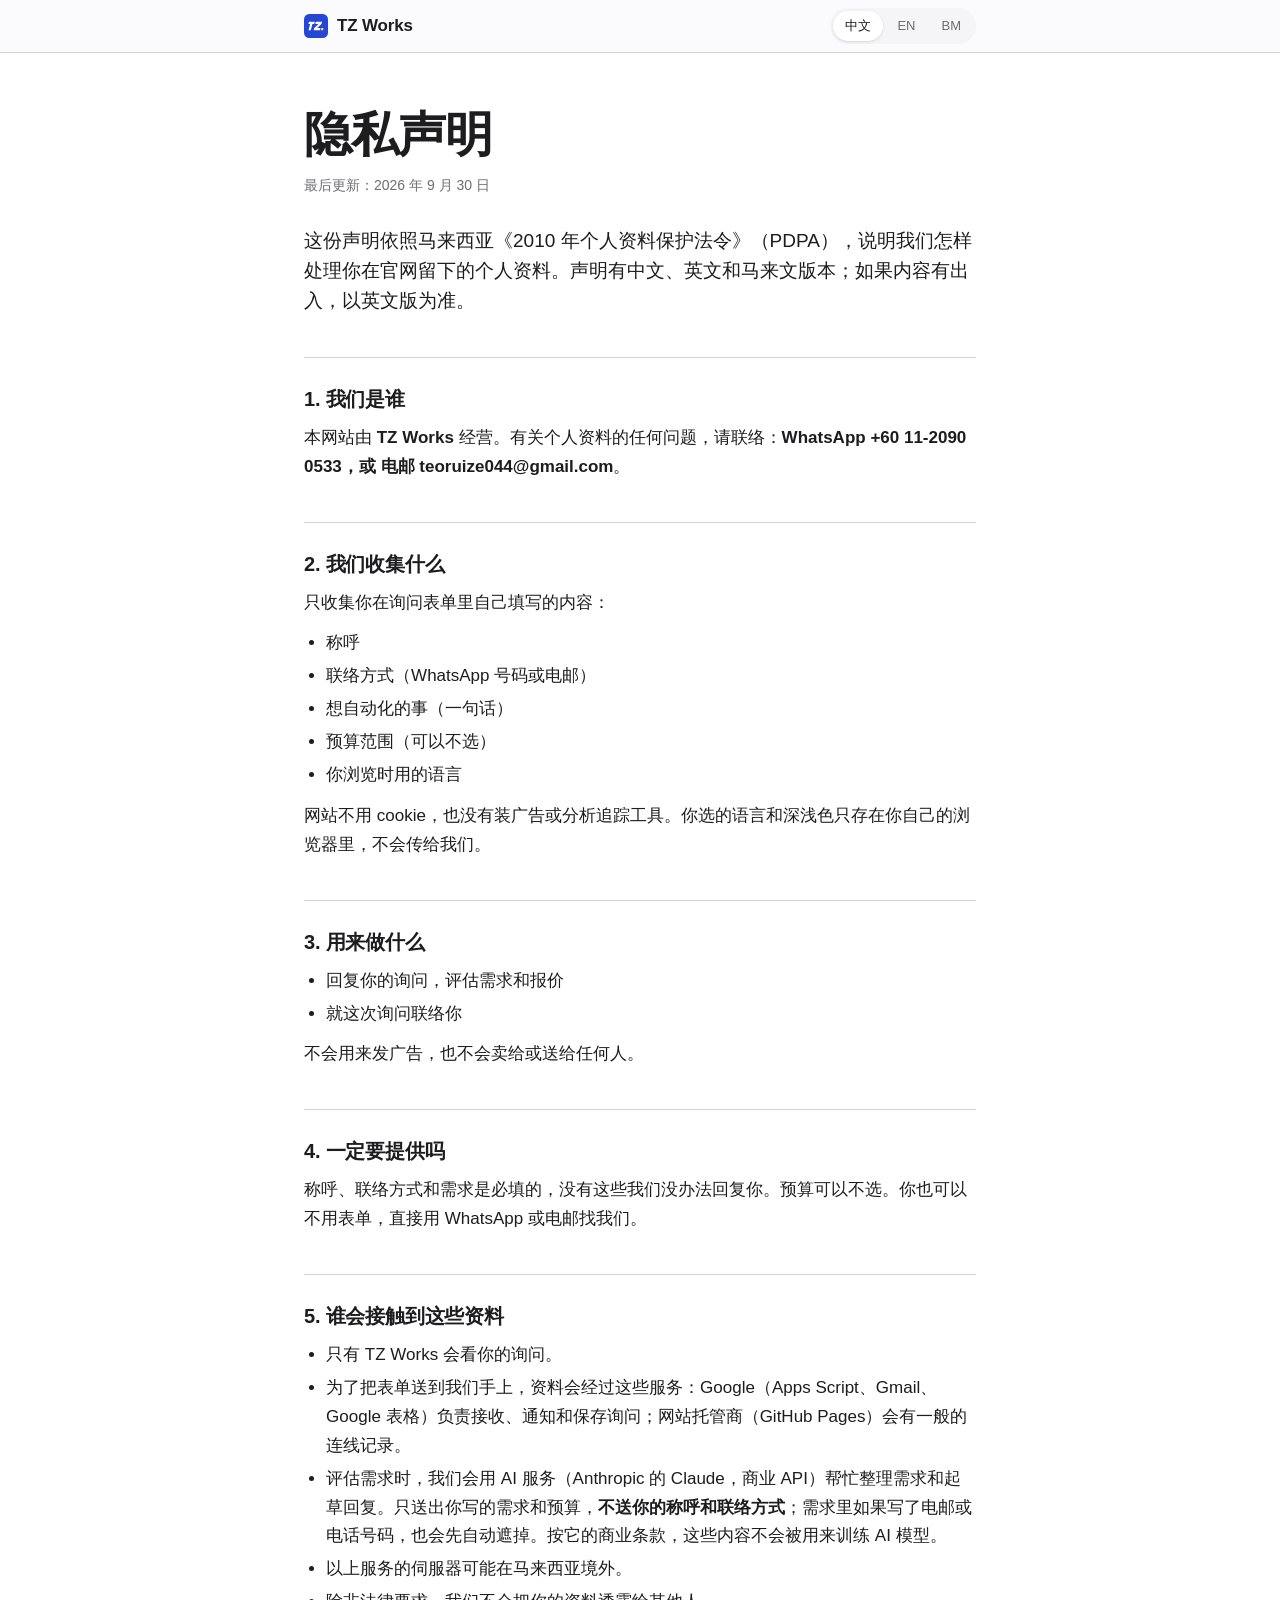
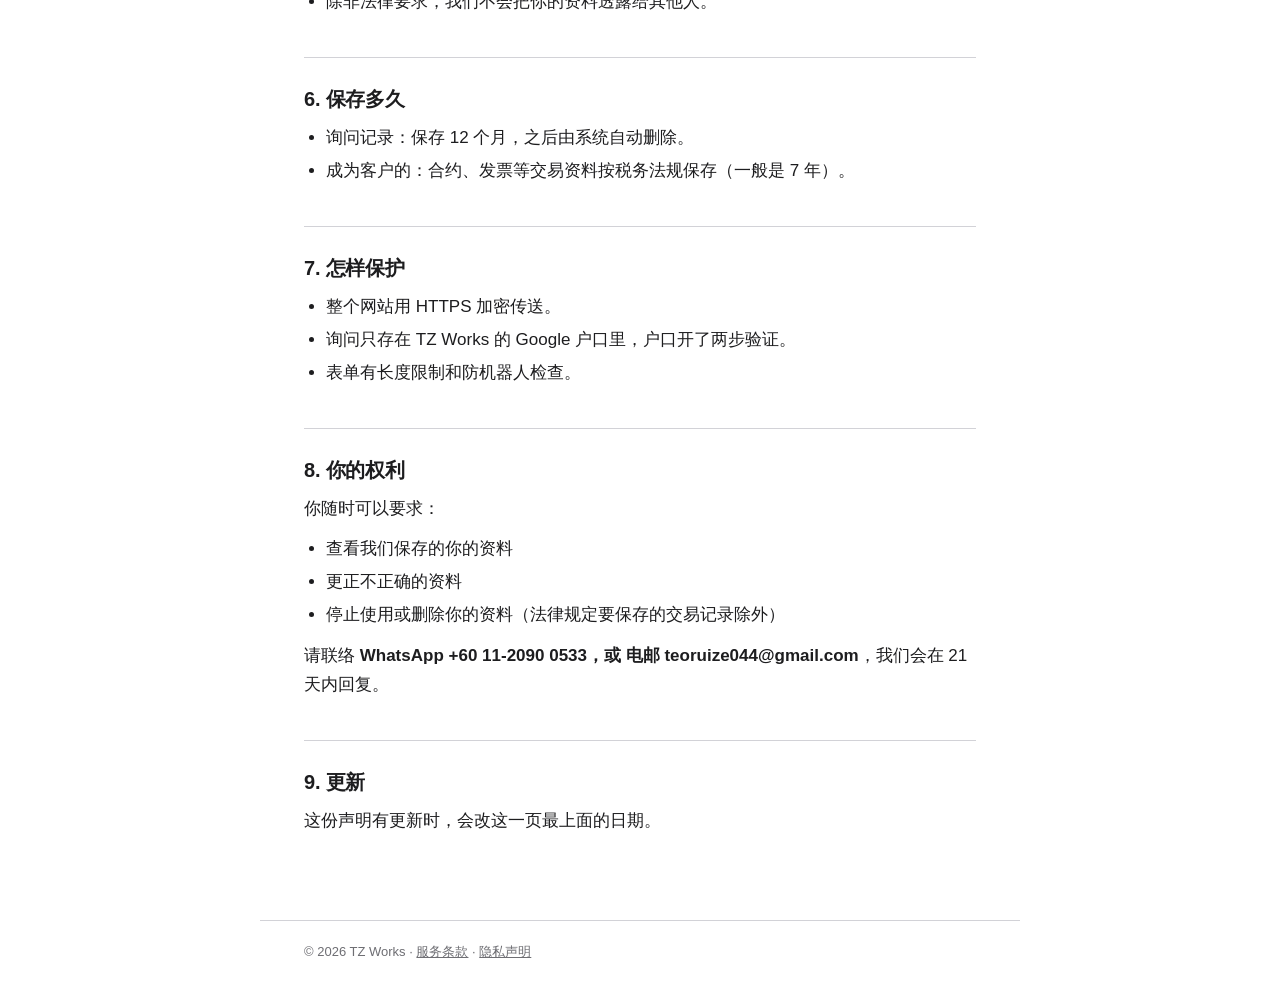
<file: privacy.html>
<!doctype html>
<html lang="zh-Hans">
<head>
<meta charset="utf-8">
<meta name="viewport" content="width=device-width, initial-scale=1, viewport-fit=cover">
<meta http-equiv="Content-Security-Policy" content="default-src 'self'; script-src 'self' 'unsafe-inline'; style-src 'self' 'unsafe-inline'; img-src 'self' data:; font-src 'self'; connect-src 'self' https://script.google.com https://script.googleusercontent.com; form-action 'self'; base-uri 'none'; object-src 'none'; upgrade-insecure-requests">
<meta name="referrer" content="strict-origin-when-cross-origin">
<title>隐私声明 · TZ Works</title>
<meta name="description" content="TZ Works 怎样处理你在官网留下的个人资料（依照 2010 年个人资料保护法令）。">
<meta name="theme-color" content="#FFFFFF" media="(prefers-color-scheme: light)">
<meta name="theme-color" content="#000000" media="(prefers-color-scheme: dark)">
<link rel="icon" href="assets/favicon.svg" type="image/svg+xml">
<script>
  try { var t = localStorage.getItem("tzworks-theme"); if (t === "dark" || t === "light") document.documentElement.setAttribute("data-theme", t); } catch (e) {}
</script>
<link rel="stylesheet" href="legal.css">
</head>
<body>

<header class="bar">
  <div class="in">
    <a class="brand" href="./"><img src="assets/favicon.svg" alt="" width="24" height="24">TZ Works</a>
    <div class="langs" role="group" aria-label="语言 · Language · Bahasa">
      <button type="button" data-lang="zh" aria-pressed="true">中文</button>
      <button type="button" data-lang="en" aria-pressed="false">EN</button>
      <button type="button" data-lang="ms" aria-pressed="false">BM</button>
    </div>
  </div>
</header>

<main>

<article lang="zh-Hans" data-lang="zh" data-title="隐私声明 · TZ Works">
  <h1>隐私声明</h1>
  <p class="meta">最后更新：2026 年 9 月 30 日</p>
  <p class="intro">这份声明依照马来西亚《2010 年个人资料保护法令》（PDPA），说明我们怎样处理你在官网留下的个人资料。声明有中文、英文和马来文版本；如果内容有出入，以英文版为准。</p>

  <h2>1. 我们是谁</h2>
  <p>本网站由 <span class="fill" data-fill="entity">TZ Works</span> 经营。有关个人资料的任何问题，请联络：<span class="fill" data-fill="contact">官网首页的询问表单</span>。</p>

  <h2>2. 我们收集什么</h2>
  <p>只收集你在询问表单里自己填写的内容：</p>
  <ul>
    <li>称呼</li>
    <li>联络方式（WhatsApp 号码或电邮）</li>
    <li>想自动化的事（一句话）</li>
    <li>预算范围（可以不选）</li>
    <li>你浏览时用的语言</li>
  </ul>
  <p>网站不用 cookie，也没有装广告或分析追踪工具。你选的语言和深浅色只存在你自己的浏览器里，不会传给我们。</p>

  <h2>3. 用来做什么</h2>
  <ul>
    <li>回复你的询问，评估需求和报价</li>
    <li>就这次询问联络你</li>
  </ul>
  <p>不会用来发广告，也不会卖给或送给任何人。</p>

  <h2>4. 一定要提供吗</h2>
  <p>称呼、联络方式和需求是必填的，没有这些我们没办法回复你。预算可以不选。你也可以不用表单，直接用 WhatsApp 或电邮找我们。</p>

  <h2>5. 谁会接触到这些资料</h2>
  <ul>
    <li>只有 TZ Works 会看你的询问。</li>
    <li>为了把表单送到我们手上，资料会经过这些服务：Google（Apps Script、Gmail、Google 表格）负责接收、通知和保存询问；网站托管商（GitHub Pages）会有一般的连线记录。</li>
    <li>评估需求时，我们会用 AI 服务（Anthropic 的 Claude，商业 API）帮忙整理需求和起草回复。只送出你写的需求和预算，<strong>不送你的称呼和联络方式</strong>；需求里如果写了电邮或电话号码，也会先自动遮掉。按它的商业条款，这些内容不会被用来训练 AI 模型。</li>
    <li>以上服务的伺服器可能在马来西亚境外。</li>
    <li>除非法律要求，我们不会把你的资料透露给其他人。</li>
  </ul>

  <h2>6. 保存多久</h2>
  <ul>
    <li>询问记录：保存 12 个月，之后由系统自动删除。</li>
    <li>成为客户的：合约、发票等交易资料按税务法规保存（一般是 7 年）。</li>
  </ul>

  <h2>7. 怎样保护</h2>
  <ul>
    <li>整个网站用 HTTPS 加密传送。</li>
    <li>询问只存在 TZ Works 的 Google 户口里，户口开了两步验证。</li>
    <li>表单有长度限制和防机器人检查。</li>
  </ul>

  <h2>8. 你的权利</h2>
  <p>你随时可以要求：</p>
  <ul>
    <li>查看我们保存的你的资料</li>
    <li>更正不正确的资料</li>
    <li>停止使用或删除你的资料（法律规定要保存的交易记录除外）</li>
  </ul>
  <p>请联络 <span class="fill" data-fill="contact">官网首页的询问表单</span>，我们会在 21 天内回复。</p>

  <h2>9. 更新</h2>
  <p>这份声明有更新时，会改这一页最上面的日期。</p>
</article>

<article lang="en" data-lang="en" data-title="Privacy notice · TZ Works" hidden>
  <h1>Privacy notice</h1>
  <p class="meta">Last updated: 30 September 2026</p>
  <p class="intro">This notice explains how we handle the personal data you leave on this website, in line with Malaysia's Personal Data Protection Act 2010 (PDPA). It is available in Chinese, English and Malay; if the versions differ, the English version applies.</p>

  <h2>1. Who we are</h2>
  <p>This website is run by <span class="fill" data-fill="entity">TZ Works</span>. For any question about your personal data, contact <span class="fill" data-fill="contact">the enquiry form on our home page</span>.</p>

  <h2>2. What we collect</h2>
  <p>Only what you type into the enquiry form yourself:</p>
  <ul>
    <li>Your name</li>
    <li>How to reach you (WhatsApp number or email)</li>
    <li>What you want automated (one sentence)</li>
    <li>Budget range (optional)</li>
    <li>The language you were browsing in</li>
  </ul>
  <p>The site uses no cookies and no advertising or analytics trackers. Your language and light/dark choices are kept only in your own browser and never sent to us.</p>

  <h2>3. Why we use it</h2>
  <ul>
    <li>To reply to your enquiry, assess your needs and prepare a quotation</li>
    <li>To contact you about this enquiry</li>
  </ul>
  <p>We do not use it for advertising, and we never sell or give it to anyone.</p>

  <h2>4. Do you have to provide it</h2>
  <p>Your name, a way to reach you and what you need are required; without them we cannot reply. The budget is optional. You can also skip the form and contact us directly by WhatsApp or email.</p>

  <h2>5. Who can see it</h2>
  <ul>
    <li>Only TZ Works reads your enquiry.</li>
    <li>To deliver the form to us, the data passes through these services: Google (Apps Script, Gmail, Google Sheets) to receive, notify us of and store enquiries; our website host (GitHub Pages) keeps ordinary connection logs.</li>
    <li>When assessing your needs we use an AI service (Anthropic's Claude, commercial API) to help organise them and draft our reply. Only what you need and your budget are sent, <strong>never your name or contact details</strong>; any email address or phone number inside your message is removed automatically first. Under its commercial terms, the content is not used to train AI models.</li>
    <li>These services may store data on servers outside Malaysia.</li>
    <li>We do not disclose your data to anyone else unless the law requires it.</li>
  </ul>

  <h2>6. How long we keep it</h2>
  <ul>
    <li>Enquiry records: kept for 12 months, then deleted automatically.</li>
    <li>Clients: contracts, invoices and other transaction records are kept as tax law requires (usually 7 years).</li>
  </ul>

  <h2>7. How we protect it</h2>
  <ul>
    <li>The whole site is served over encrypted HTTPS.</li>
    <li>Enquiries are stored only in TZ Works' Google account, which has two-step verification turned on.</li>
    <li>The form has length limits and anti-bot checks.</li>
  </ul>

  <h2>8. Your rights</h2>
  <p>You can ask us at any time to:</p>
  <ul>
    <li>Show you the data we hold about you</li>
    <li>Correct data that is wrong</li>
    <li>Stop using or delete your data (except transaction records the law requires us to keep)</li>
  </ul>
  <p>Contact <span class="fill" data-fill="contact">the enquiry form on our home page</span> and we will reply within 21 days.</p>

  <h2>9. Updates</h2>
  <p>When this notice changes, we update the date at the top of this page.</p>
</article>

<article lang="ms" data-lang="ms" data-title="Notis privasi · TZ Works" hidden>
  <h1>Notis privasi</h1>
  <p class="meta">Kemas kini terakhir: 30 September 2026</p>
  <p class="intro">Notis ini menerangkan cara kami mengendalikan data peribadi yang anda tinggalkan di laman web ini, selaras dengan Akta Perlindungan Data Peribadi 2010 (PDPA). Notis ini tersedia dalam bahasa Cina, Inggeris dan Melayu; jika terdapat percanggahan, versi bahasa Inggeris terpakai.</p>

  <h2>1. Siapa kami</h2>
  <p>Laman web ini dikendalikan oleh <span class="fill" data-fill="entity">TZ Works</span>. Untuk sebarang pertanyaan tentang data peribadi anda, hubungi <span class="fill" data-fill="contact">borang pertanyaan di halaman utama</span>.</p>

  <h2>2. Data yang kami kumpul</h2>
  <p>Hanya maklumat yang anda isi sendiri dalam borang pertanyaan:</p>
  <ul>
    <li>Nama</li>
    <li>Cara menghubungi anda (nombor WhatsApp atau e-mel)</li>
    <li>Perkara yang mahu diautomasikan (satu ayat)</li>
    <li>Julat bajet (pilihan)</li>
    <li>Bahasa yang anda gunakan semasa melayari laman</li>
  </ul>
  <p>Laman ini tidak menggunakan kuki dan tidak memasang alat pengiklanan atau analitik. Pilihan bahasa dan mod cerah/gelap hanya disimpan dalam pelayar anda sendiri dan tidak dihantar kepada kami.</p>

  <h2>3. Tujuan penggunaan</h2>
  <ul>
    <li>Membalas pertanyaan anda, menilai keperluan dan menyediakan sebut harga</li>
    <li>Menghubungi anda berkenaan pertanyaan ini</li>
  </ul>
  <p>Kami tidak menggunakannya untuk pengiklanan, dan tidak sekali-kali menjual atau memberikannya kepada sesiapa.</p>

  <h2>4. Wajib atau tidak</h2>
  <p>Nama, cara menghubungi anda dan keperluan anda adalah wajib; tanpanya kami tidak dapat membalas. Bajet adalah pilihan. Anda juga boleh terus menghubungi kami melalui WhatsApp atau e-mel tanpa menggunakan borang.</p>

  <h2>5. Siapa yang boleh melihatnya</h2>
  <ul>
    <li>Hanya TZ Works membaca pertanyaan anda.</li>
    <li>Untuk menyampaikan borang kepada kami, data melalui perkhidmatan berikut: Google (Apps Script, Gmail, Google Sheets) untuk menerima, memaklumkan dan menyimpan pertanyaan; penyedia hos laman web kami (GitHub Pages) menyimpan log sambungan biasa.</li>
    <li>Semasa menilai keperluan anda, kami menggunakan perkhidmatan AI (Claude oleh Anthropic, API komersial) untuk membantu menyusunnya dan merangka balasan kami. Hanya keperluan dan bajet anda dihantar, <strong>bukan nama atau maklumat hubungan anda</strong>; sebarang alamat e-mel atau nombor telefon dalam mesej anda dibuang secara automatik terlebih dahulu. Menurut terma komersialnya, kandungan ini tidak digunakan untuk melatih model AI.</li>
    <li>Perkhidmatan ini mungkin menyimpan data di pelayan di luar Malaysia.</li>
    <li>Kami tidak mendedahkan data anda kepada pihak lain kecuali dikehendaki oleh undang-undang.</li>
  </ul>

  <h2>6. Tempoh penyimpanan</h2>
  <ul>
    <li>Rekod pertanyaan: disimpan selama 12 bulan, kemudian dipadam secara automatik.</li>
    <li>Pelanggan: kontrak, invois dan rekod transaksi lain disimpan seperti yang dikehendaki undang-undang cukai (biasanya 7 tahun).</li>
  </ul>

  <h2>7. Cara kami melindunginya</h2>
  <ul>
    <li>Seluruh laman dihantar melalui HTTPS yang disulitkan.</li>
    <li>Pertanyaan hanya disimpan dalam akaun Google TZ Works yang mengaktifkan pengesahan dua langkah.</li>
    <li>Borang mempunyai had panjang dan semakan anti-bot.</li>
  </ul>

  <h2>8. Hak anda</h2>
  <p>Anda boleh meminta kami pada bila-bila masa untuk:</p>
  <ul>
    <li>Menunjukkan data anda yang kami simpan</li>
    <li>Membetulkan data yang tidak tepat</li>
    <li>Berhenti menggunakan atau memadam data anda (kecuali rekod transaksi yang wajib disimpan menurut undang-undang)</li>
  </ul>
  <p>Hubungi <span class="fill" data-fill="contact">borang pertanyaan di halaman utama</span> dan kami akan membalas dalam tempoh 21 hari.</p>

  <h2>9. Kemas kini</h2>
  <p>Jika notis ini berubah, kami akan mengemas kini tarikh di bahagian atas halaman ini.</p>
</article>

</main>

<footer>© <span id="year">2026</span> <span data-fill="name">TZ Works</span> · <a href="terms.html" data-link="terms">服务条款</a> · <a href="privacy.html" data-link="privacy">隐私声明</a></footer>

<script src="config.js"></script>
<script src="legal.js"></script>
</body>
</html>
</file>
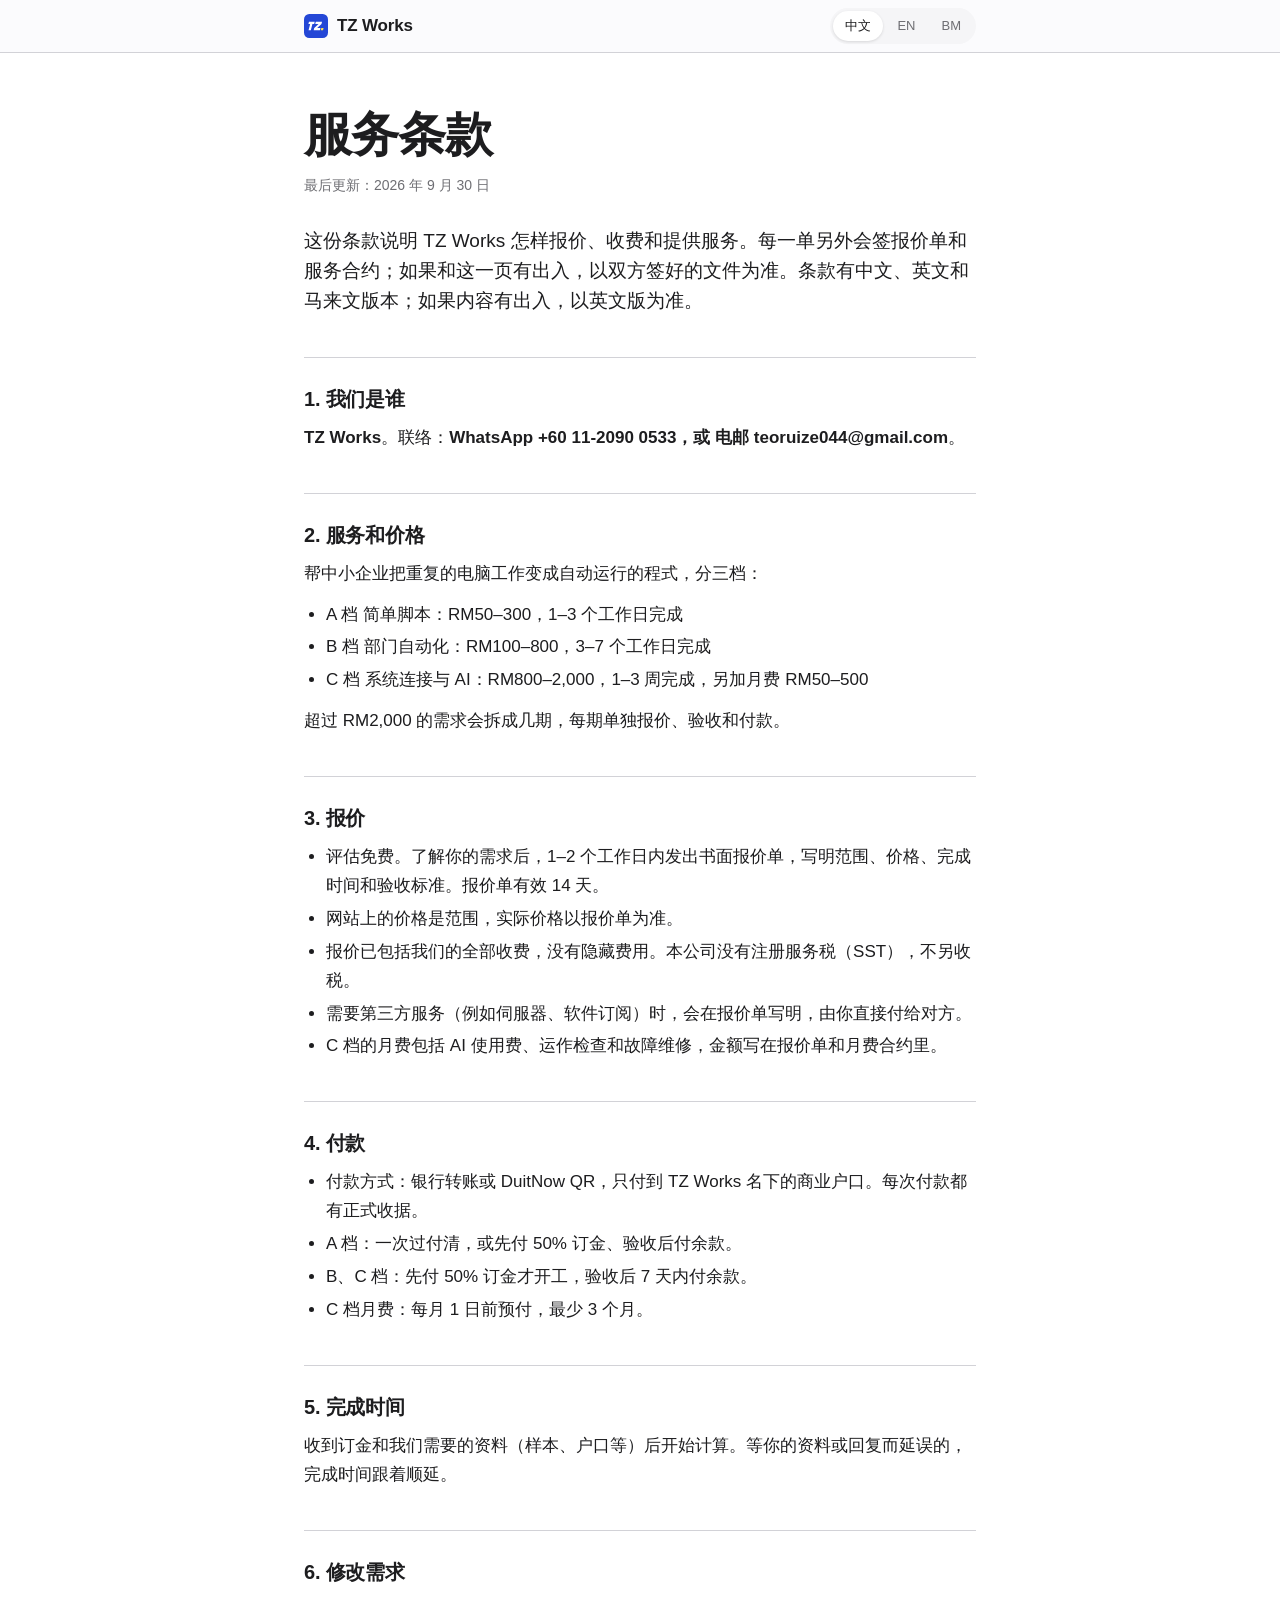
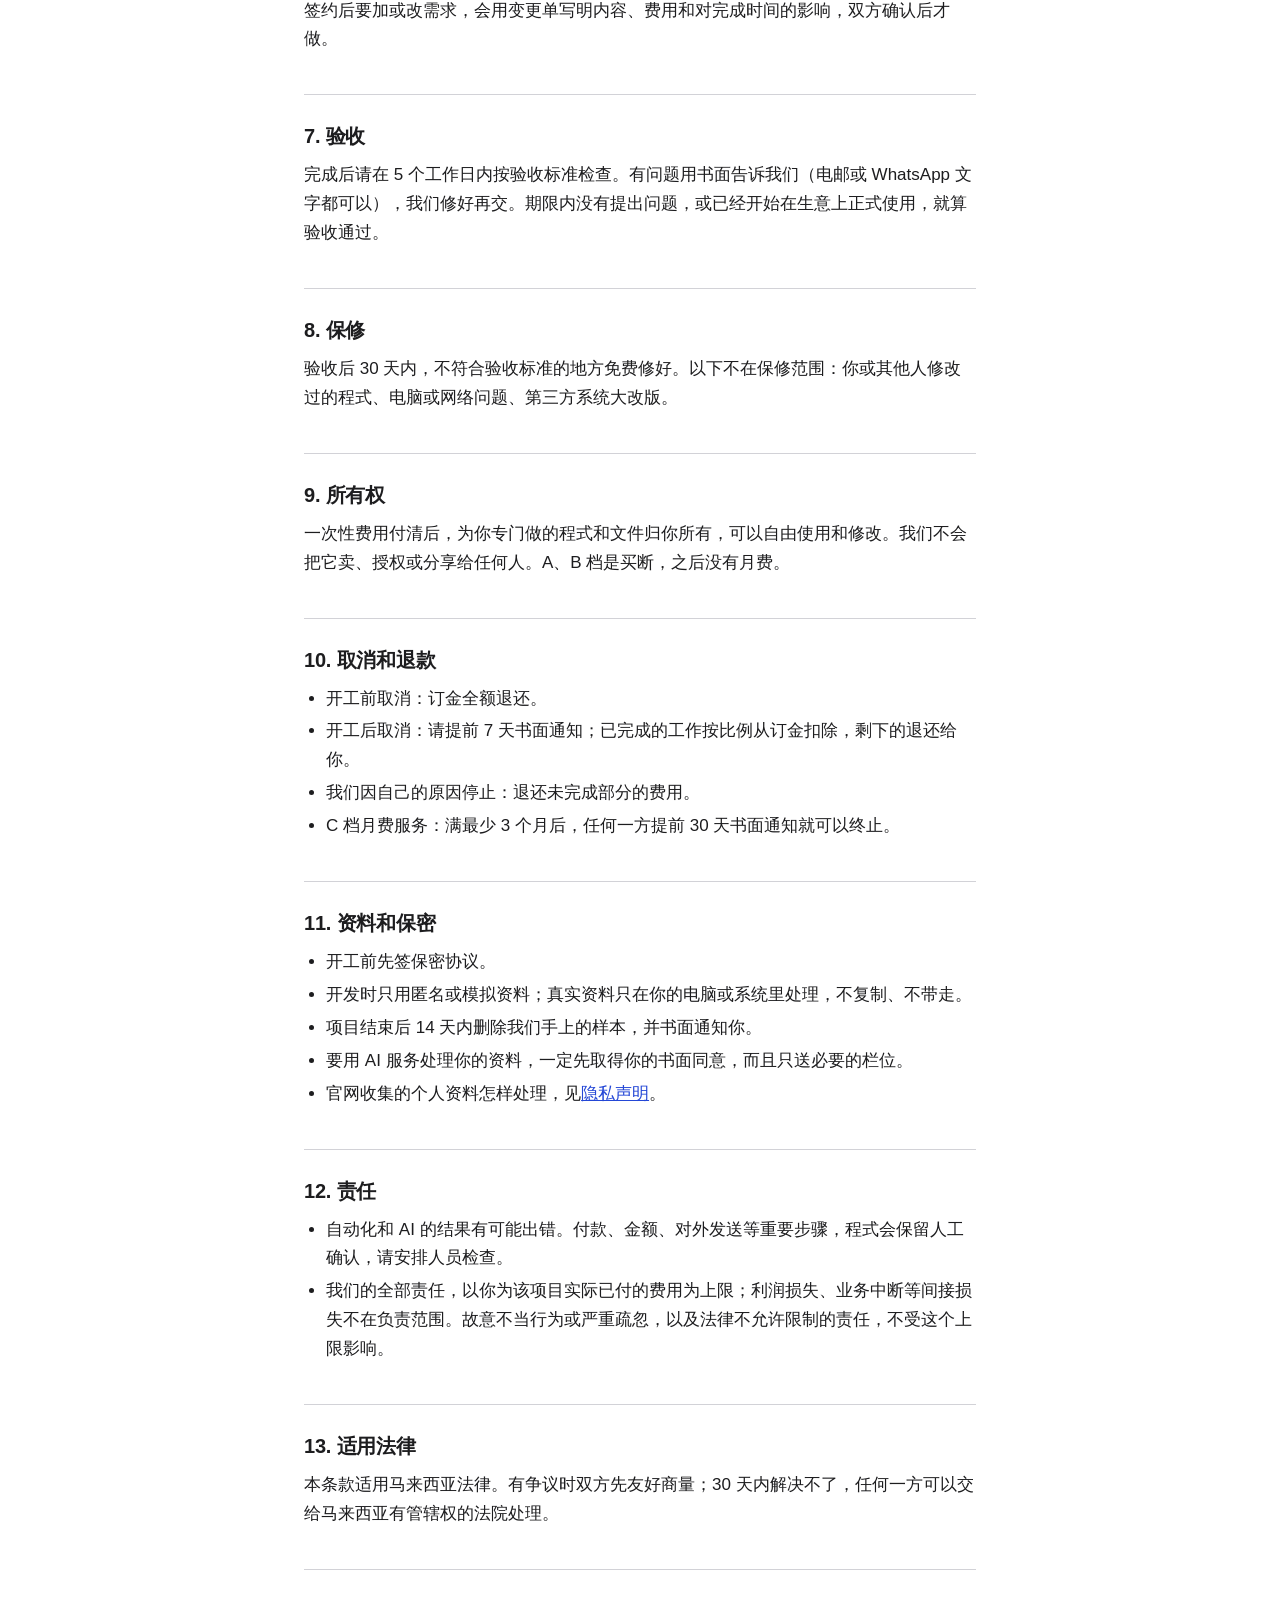
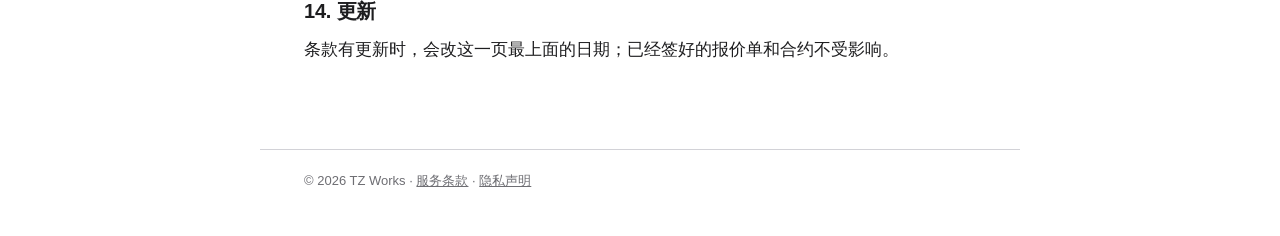
<file: terms.html>
<!doctype html>
<html lang="zh-Hans">
<head>
<meta charset="utf-8">
<meta name="viewport" content="width=device-width, initial-scale=1, viewport-fit=cover">
<meta http-equiv="Content-Security-Policy" content="default-src 'self'; script-src 'self' 'unsafe-inline'; style-src 'self' 'unsafe-inline'; img-src 'self' data:; font-src 'self'; connect-src 'self' https://script.google.com https://script.googleusercontent.com; form-action 'self'; base-uri 'none'; object-src 'none'; upgrade-insecure-requests">
<meta name="referrer" content="strict-origin-when-cross-origin">
<title>服务条款 · TZ Works</title>
<meta name="description" content="TZ Works 怎样报价、收费、交付和保修，以及取消和退款的规定。">
<meta name="theme-color" content="#FFFFFF" media="(prefers-color-scheme: light)">
<meta name="theme-color" content="#000000" media="(prefers-color-scheme: dark)">
<link rel="icon" href="assets/favicon.svg" type="image/svg+xml">
<script>
  try { var t = localStorage.getItem("tzworks-theme"); if (t === "dark" || t === "light") document.documentElement.setAttribute("data-theme", t); } catch (e) {}
</script>
<link rel="stylesheet" href="legal.css">
</head>
<body>

<header class="bar">
  <div class="in">
    <a class="brand" href="./"><img src="assets/favicon.svg" alt="" width="24" height="24">TZ Works</a>
    <div class="langs" role="group" aria-label="语言 · Language · Bahasa">
      <button type="button" data-lang="zh" aria-pressed="true">中文</button>
      <button type="button" data-lang="en" aria-pressed="false">EN</button>
      <button type="button" data-lang="ms" aria-pressed="false">BM</button>
    </div>
  </div>
</header>

<main>

<article lang="zh-Hans" data-lang="zh" data-title="服务条款 · TZ Works">
  <h1>服务条款</h1>
  <p class="meta">最后更新：2026 年 9 月 30 日</p>
  <p class="intro">这份条款说明 TZ Works 怎样报价、收费和提供服务。每一单另外会签报价单和服务合约；如果和这一页有出入，以双方签好的文件为准。条款有中文、英文和马来文版本；如果内容有出入，以英文版为准。</p>

  <h2>1. 我们是谁</h2>
  <p><span class="fill" data-fill="entity">TZ Works</span>。联络：<span class="fill" data-fill="contact">官网首页的询问表单</span>。</p>

  <h2>2. 服务和价格</h2>
  <p>帮中小企业把重复的电脑工作变成自动运行的程式，分三档：</p>
  <ul>
    <li>A 档 简单脚本：RM50–300，1–3 个工作日完成</li>
    <li>B 档 部门自动化：RM100–800，3–7 个工作日完成</li>
    <li>C 档 系统连接与 AI：RM800–2,000，1–3 周完成，另加月费 RM50–500</li>
  </ul>
  <p>超过 RM2,000 的需求会拆成几期，每期单独报价、验收和付款。</p>

  <h2>3. 报价</h2>
  <ul>
    <li>评估免费。了解你的需求后，1–2 个工作日内发出书面报价单，写明范围、价格、完成时间和验收标准。报价单有效 14 天。</li>
    <li>网站上的价格是范围，实际价格以报价单为准。</li>
    <li>报价已包括我们的全部收费，没有隐藏费用。本公司没有注册服务税（SST），不另收税。</li>
    <li>需要第三方服务（例如伺服器、软件订阅）时，会在报价单写明，由你直接付给对方。</li>
    <li>C 档的月费包括 AI 使用费、运作检查和故障维修，金额写在报价单和月费合约里。</li>
  </ul>

  <h2>4. 付款</h2>
  <ul>
    <li>付款方式：银行转账或 DuitNow QR，只付到 TZ Works 名下的商业户口。每次付款都有正式收据。</li>
    <li>A 档：一次过付清，或先付 50% 订金、验收后付余款。</li>
    <li>B、C 档：先付 50% 订金才开工，验收后 7 天内付余款。</li>
    <li>C 档月费：每月 1 日前预付，最少 3 个月。</li>
  </ul>

  <h2>5. 完成时间</h2>
  <p>收到订金和我们需要的资料（样本、户口等）后开始计算。等你的资料或回复而延误的，完成时间跟着顺延。</p>

  <h2>6. 修改需求</h2>
  <p>签约后要加或改需求，会用变更单写明内容、费用和对完成时间的影响，双方确认后才做。</p>

  <h2>7. 验收</h2>
  <p>完成后请在 5 个工作日内按验收标准检查。有问题用书面告诉我们（电邮或 WhatsApp 文字都可以），我们修好再交。期限内没有提出问题，或已经开始在生意上正式使用，就算验收通过。</p>

  <h2>8. 保修</h2>
  <p>验收后 30 天内，不符合验收标准的地方免费修好。以下不在保修范围：你或其他人修改过的程式、电脑或网络问题、第三方系统大改版。</p>

  <h2>9. 所有权</h2>
  <p>一次性费用付清后，为你专门做的程式和文件归你所有，可以自由使用和修改。我们不会把它卖、授权或分享给任何人。A、B 档是买断，之后没有月费。</p>

  <h2>10. 取消和退款</h2>
  <ul>
    <li>开工前取消：订金全额退还。</li>
    <li>开工后取消：请提前 7 天书面通知；已完成的工作按比例从订金扣除，剩下的退还给你。</li>
    <li>我们因自己的原因停止：退还未完成部分的费用。</li>
    <li>C 档月费服务：满最少 3 个月后，任何一方提前 30 天书面通知就可以终止。</li>
  </ul>

  <h2>11. 资料和保密</h2>
  <ul>
    <li>开工前先签保密协议。</li>
    <li>开发时只用匿名或模拟资料；真实资料只在你的电脑或系统里处理，不复制、不带走。</li>
    <li>项目结束后 14 天内删除我们手上的样本，并书面通知你。</li>
    <li>要用 AI 服务处理你的资料，一定先取得你的书面同意，而且只送必要的栏位。</li>
    <li>官网收集的个人资料怎样处理，见<a href="privacy.html">隐私声明</a>。</li>
  </ul>

  <h2>12. 责任</h2>
  <ul>
    <li>自动化和 AI 的结果有可能出错。付款、金额、对外发送等重要步骤，程式会保留人工确认，请安排人员检查。</li>
    <li>我们的全部责任，以你为该项目实际已付的费用为上限；利润损失、业务中断等间接损失不在负责范围。故意不当行为或严重疏忽，以及法律不允许限制的责任，不受这个上限影响。</li>
  </ul>

  <h2>13. 适用法律</h2>
  <p>本条款适用马来西亚法律。有争议时双方先友好商量；30 天内解决不了，任何一方可以交给马来西亚有管辖权的法院处理。</p>

  <h2>14. 更新</h2>
  <p>条款有更新时，会改这一页最上面的日期；已经签好的报价单和合约不受影响。</p>
</article>

<article lang="en" data-lang="en" data-title="Terms of service · TZ Works" hidden>
  <h1>Terms of service</h1>
  <p class="meta">Last updated: 30 September 2026</p>
  <p class="intro">These terms explain how TZ Works quotes, charges and delivers its services. Every project also has its own signed quotation and service agreement; if they differ from this page, the signed documents apply. These terms are available in Chinese, English and Malay; if the versions differ, the English version applies.</p>

  <h2>1. Who we are</h2>
  <p><span class="fill" data-fill="entity">TZ Works</span>. Contact: <span class="fill" data-fill="contact">the enquiry form on our home page</span>.</p>

  <h2>2. Services and prices</h2>
  <p>We turn repetitive computer work into programs that run by themselves, in three tiers:</p>
  <ul>
    <li>Tier A, simple script: RM50–300, done in 1–3 working days</li>
    <li>Tier B, department workflow: RM100–800, done in 3–7 working days</li>
    <li>Tier C, systems &amp; AI: RM800–2,000, done in 1–3 weeks, plus RM50–500 a month</li>
  </ul>
  <p>Work above RM2,000 is split into phases, each quoted, accepted and paid separately.</p>

  <h2>3. Quotations</h2>
  <ul>
    <li>Assessment is free. Once we understand what you need, you get a written quotation within 1–2 working days, listing the scope, price, timeline and acceptance criteria. Quotations are valid for 14 days.</li>
    <li>Prices on this website are ranges; the quotation sets the actual price.</li>
    <li>Quotations include all our charges, with no hidden fees. We are not registered for Service Tax (SST), so no tax is added.</li>
    <li>If a third-party service is needed (for example a server or a software subscription), it is stated in the quotation and you pay the provider directly.</li>
    <li>For Tier C, the monthly fee covers AI usage, monitoring and fixes, and is stated in the quotation and the monthly service agreement.</li>
  </ul>

  <h2>4. Payment</h2>
  <ul>
    <li>Payment methods: bank transfer or DuitNow QR, only to the business account in TZ Works' name. You get an official receipt for every payment.</li>
    <li>Tier A: pay in full, or a 50% deposit with the balance on acceptance.</li>
    <li>Tiers B and C: a 50% deposit before work starts; the balance within 7 days of acceptance.</li>
    <li>Tier C monthly fee: paid in advance by the 1st of each month, for at least 3 months.</li>
  </ul>

  <h2>5. Timelines</h2>
  <p>Timelines start when we receive the deposit and what we need from you (samples, accounts and so on). Delays while we wait for your materials or replies extend the timeline accordingly.</p>

  <h2>6. Changes</h2>
  <p>Changes after signing are written up in a change request stating the work, the cost and the effect on the timeline, and are done only after both sides confirm.</p>

  <h2>7. Acceptance</h2>
  <p>Please check the delivered work against the acceptance criteria within 5 working days. Tell us about any problem in writing (email or a WhatsApp message) and we will fix it and deliver again. If no problem is raised within that time, or the work is already in use in your business, it counts as accepted.</p>

  <h2>8. Warranty</h2>
  <p>For 30 days after acceptance, we fix free of charge anything that does not meet the acceptance criteria. Not covered: programs changed by you or others, computer or network problems, and major changes to third-party systems.</p>

  <h2>9. Ownership</h2>
  <p>Once the one-off fee is paid in full, the programs and documents made for you are yours to use and change. We never sell, license or share them with anyone. Tiers A and B are one-off purchases with no monthly fees afterwards.</p>

  <h2>10. Cancellation and refunds</h2>
  <ul>
    <li>Cancel before work starts: your deposit is refunded in full.</li>
    <li>Cancel after work starts: give 7 days' written notice; work done so far is charged pro rata from the deposit and the rest is refunded.</li>
    <li>If we stop for our own reasons: we refund the fees for the unfinished part.</li>
    <li>Tier C monthly service: after the minimum 3 months, either side may end it with 30 days' written notice.</li>
  </ul>

  <h2>11. Data and confidentiality</h2>
  <ul>
    <li>We sign a non-disclosure agreement before we start.</li>
    <li>We build with anonymised or sample data. Your real data is processed only on your own computers or systems, never copied or taken away.</li>
    <li>We delete the samples we hold within 14 days after the project ends and confirm this in writing.</li>
    <li>We use an AI service on your data only with your written consent, and send only the fields needed.</li>
    <li>How we handle personal data collected on this website is explained in our <a href="privacy.html">privacy notice</a>.</li>
  </ul>

  <h2>12. Liability</h2>
  <ul>
    <li>Automated and AI results can be wrong. Important steps such as payments, amounts and anything sent out keep a human check; please have someone review them.</li>
    <li>Our total liability is limited to the fees you have actually paid for the project. We are not liable for indirect losses such as lost profit or business interruption. This does not limit liability for wilful misconduct or gross negligence, or liability that the law does not allow to be limited.</li>
  </ul>

  <h2>13. Governing law</h2>
  <p>These terms are governed by the laws of Malaysia. If a dispute arises, both sides first try to settle it amicably; if it is not settled within 30 days, either side may take it to a Malaysian court with jurisdiction.</p>

  <h2>14. Updates</h2>
  <p>When these terms change, we update the date at the top of this page. Quotations and agreements already signed are not affected.</p>
</article>

<article lang="ms" data-lang="ms" data-title="Terma perkhidmatan · TZ Works" hidden>
  <h1>Terma perkhidmatan</h1>
  <p class="meta">Kemas kini terakhir: 30 September 2026</p>
  <p class="intro">Terma ini menerangkan cara TZ Works memberi sebut harga, mengenakan bayaran dan menyediakan perkhidmatan. Setiap projek juga mempunyai sebut harga dan perjanjian perkhidmatan yang ditandatangani; jika terdapat perbezaan dengan halaman ini, dokumen yang ditandatangani terpakai. Terma ini tersedia dalam bahasa Cina, Inggeris dan Melayu; jika terdapat percanggahan, versi bahasa Inggeris terpakai.</p>

  <h2>1. Siapa kami</h2>
  <p><span class="fill" data-fill="entity">TZ Works</span>. Hubungi: <span class="fill" data-fill="contact">borang pertanyaan di halaman utama</span>.</p>

  <h2>2. Perkhidmatan dan harga</h2>
  <p>Kami menukar kerja komputer yang berulang kepada program yang berjalan sendiri, dalam tiga tahap:</p>
  <ul>
    <li>Tahap A, skrip ringkas: RM50–300, siap dalam 1–3 hari bekerja</li>
    <li>Tahap B, automasi jabatan: RM100–800, siap dalam 3–7 hari bekerja</li>
    <li>Tahap C, sistem &amp; AI: RM800–2,000, siap dalam 1–3 minggu, serta yuran bulanan RM50–500</li>
  </ul>
  <p>Kerja melebihi RM2,000 dipecahkan kepada beberapa fasa; setiap fasa diberi sebut harga, diterima dan dibayar berasingan.</p>

  <h2>3. Sebut harga</h2>
  <ul>
    <li>Penilaian adalah percuma. Setelah kami memahami keperluan anda, anda akan menerima sebut harga bertulis dalam 1–2 hari bekerja yang menyatakan skop, harga, tempoh siap dan kriteria penerimaan. Sebut harga sah selama 14 hari.</li>
    <li>Harga di laman web ini ialah julat; harga sebenar ditetapkan dalam sebut harga.</li>
    <li>Sebut harga merangkumi semua caj kami, tanpa caj tersembunyi. Kami tidak berdaftar untuk Cukai Perkhidmatan (SST), jadi tiada cukai ditambah.</li>
    <li>Jika perkhidmatan pihak ketiga diperlukan (contohnya pelayan atau langganan perisian), ia dinyatakan dalam sebut harga dan anda membayarnya terus kepada penyedia.</li>
    <li>Bagi Tahap C, yuran bulanan merangkumi penggunaan AI, pemantauan dan pembaikan, dan dinyatakan dalam sebut harga serta perjanjian perkhidmatan bulanan.</li>
  </ul>

  <h2>4. Bayaran</h2>
  <ul>
    <li>Cara bayaran: pindahan bank atau DuitNow QR, hanya ke akaun perniagaan atas nama TZ Works. Resit rasmi diberi bagi setiap bayaran.</li>
    <li>Tahap A: bayar penuh, atau deposit 50% dan baki selepas penerimaan.</li>
    <li>Tahap B dan C: deposit 50% sebelum kerja bermula; baki dalam 7 hari selepas penerimaan.</li>
    <li>Yuran bulanan Tahap C: dibayar terlebih dahulu sebelum 1 haribulan setiap bulan, sekurang-kurangnya 3 bulan.</li>
  </ul>

  <h2>5. Tempoh siap</h2>
  <p>Tempoh dikira mulai kami menerima deposit dan bahan yang diperlukan daripada anda (sampel, akaun dan sebagainya). Kelewatan semasa menunggu bahan atau jawapan anda akan melanjutkan tempoh tersebut.</p>

  <h2>6. Perubahan</h2>
  <p>Perubahan selepas perjanjian ditandatangani direkodkan dalam permintaan perubahan bertulis yang menyatakan kerja, kos dan kesannya kepada tempoh siap, dan hanya dilaksanakan selepas kedua-dua pihak bersetuju.</p>

  <h2>7. Penerimaan</h2>
  <p>Sila semak kerja yang diserahkan berdasarkan kriteria penerimaan dalam 5 hari bekerja. Maklumkan sebarang masalah secara bertulis (e-mel atau mesej WhatsApp), dan kami akan membaikinya lalu menyerahkannya semula. Jika tiada masalah dimaklumkan dalam tempoh itu, atau kerja itu sudah digunakan dalam perniagaan anda, ia dianggap diterima.</p>

  <h2>8. Jaminan</h2>
  <p>Selama 30 hari selepas penerimaan, kami membaiki secara percuma apa-apa yang tidak memenuhi kriteria penerimaan. Tidak termasuk: program yang diubah oleh anda atau pihak lain, masalah komputer atau rangkaian, dan perubahan besar pada sistem pihak ketiga.</p>

  <h2>9. Hak milik</h2>
  <p>Setelah yuran sekali bayar dijelaskan sepenuhnya, program dan dokumen yang dibuat untuk anda menjadi milik anda untuk digunakan dan diubah. Kami tidak sekali-kali menjual, melesenkan atau berkongsinya dengan sesiapa. Tahap A dan B ialah pembelian sekali bayar tanpa yuran bulanan selepas itu.</p>

  <h2>10. Pembatalan dan bayaran balik</h2>
  <ul>
    <li>Batal sebelum kerja bermula: deposit anda dipulangkan sepenuhnya.</li>
    <li>Batal selepas kerja bermula: beri notis bertulis 7 hari; kerja yang telah dibuat dicaj secara pro rata daripada deposit dan bakinya dipulangkan.</li>
    <li>Jika kami berhenti atas sebab kami sendiri: kami memulangkan bayaran bagi bahagian yang belum siap.</li>
    <li>Perkhidmatan bulanan Tahap C: selepas tempoh minimum 3 bulan, mana-mana pihak boleh menamatkannya dengan notis bertulis 30 hari.</li>
  </ul>

  <h2>11. Data dan kerahsiaan</h2>
  <ul>
    <li>Kami menandatangani perjanjian kerahsiaan sebelum bermula.</li>
    <li>Kami membina dengan data tanpa nama atau data contoh. Data sebenar anda hanya diproses dalam komputer atau sistem anda sendiri, tidak disalin dan tidak dibawa keluar.</li>
    <li>Kami memadam sampel yang kami simpan dalam 14 hari selepas projek tamat dan mengesahkannya secara bertulis.</li>
    <li>Kami hanya menggunakan perkhidmatan AI pada data anda dengan persetujuan bertulis anda, dan hanya menghantar medan yang diperlukan.</li>
    <li>Cara kami mengendalikan data peribadi yang dikumpul di laman web ini diterangkan dalam <a href="privacy.html">notis privasi</a> kami.</li>
  </ul>

  <h2>12. Liabiliti</h2>
  <ul>
    <li>Hasil automasi dan AI boleh tersilap. Langkah penting seperti bayaran, jumlah wang dan apa-apa yang dihantar keluar mengekalkan semakan manusia; sila pastikan ada orang yang menyemaknya.</li>
    <li>Jumlah liabiliti kami terhad kepada yuran yang sebenarnya telah anda bayar untuk projek tersebut. Kami tidak bertanggungjawab atas kerugian tidak langsung seperti kehilangan keuntungan atau gangguan perniagaan. Ini tidak mengehadkan liabiliti bagi salah laku yang disengajakan atau kecuaian yang serius, atau liabiliti yang tidak boleh dihadkan oleh undang-undang.</li>
  </ul>

  <h2>13. Undang-undang yang terpakai</h2>
  <p>Terma ini tertakluk kepada undang-undang Malaysia. Jika berlaku pertikaian, kedua-dua pihak akan cuba menyelesaikannya secara baik terlebih dahulu; jika tidak selesai dalam 30 hari, mana-mana pihak boleh membawanya ke mahkamah Malaysia yang mempunyai bidang kuasa.</p>

  <h2>14. Kemas kini</h2>
  <p>Apabila terma ini berubah, kami akan mengemas kini tarikh di bahagian atas halaman ini. Sebut harga dan perjanjian yang telah ditandatangani tidak terjejas.</p>
</article>

</main>

<footer>© <span id="year">2026</span> <span data-fill="name">TZ Works</span> · <a href="terms.html" data-link="terms">服务条款</a> · <a href="privacy.html" data-link="privacy">隐私声明</a></footer>

<script src="config.js"></script>
<script src="legal.js"></script>
</body>
</html>
</file>
<file: legal.css>
/* Legal pages (privacy notice, terms of service): one readable column, same tokens as the home page,
   all three languages in the file (the law wants Malay and English; Chinese is for convenience).
   legal.js only picks which language to show and fills in the business details from config.js. */
:root {
  --bg: #FFFFFF;
  --bg-alt: #F5F5F7;
  --fg: #1D1D1F;
  --fg-2: #6E6E73;
  --line: #D2D2D7;
  --accent: #2447D6;
  --nav-bg: rgba(251, 251, 253, 0.8);
  --font: -apple-system, BlinkMacSystemFont, "SF Pro Text", "Helvetica Neue", "PingFang SC", "Hiragino Sans GB", "Segoe UI", "Microsoft YaHei", "Noto Sans SC", "Noto Sans CJK SC", Roboto, Arial, sans-serif;
  --gutter: clamp(16px, 4vw, 44px);
  color-scheme: light;
}
@media (prefers-color-scheme: dark) {
  :root:not([data-theme="light"]) {
    --bg: #000000;
    --bg-alt: #0B0B0C;
    --fg: #F5F5F7;
    --fg-2: #A1A1A6;
    --line: #38383A;
    --accent: #7C97FF;
    --nav-bg: rgba(22, 22, 23, 0.8);
    color-scheme: dark;
  }
}
:root[data-theme="dark"] {
  --bg: #000000;
  --bg-alt: #0B0B0C;
  --fg: #F5F5F7;
  --fg-2: #A1A1A6;
  --line: #38383A;
  --accent: #7C97FF;
  --nav-bg: rgba(22, 22, 23, 0.8);
  color-scheme: dark;
}
*, *::before, *::after { box-sizing: border-box; }
html { -webkit-text-size-adjust: 100%; }
body { margin: 0; background: var(--bg); color: var(--fg); font: 1.0625rem/1.7 var(--font); -webkit-font-smoothing: antialiased; }
a { color: var(--accent); }
.bar { position: sticky; top: 0; z-index: 5; background: var(--nav-bg); backdrop-filter: saturate(180%) blur(20px); -webkit-backdrop-filter: saturate(180%) blur(20px); border-bottom: 1px solid var(--line); }
.bar .in { max-width: 760px; margin: 0 auto; padding: 0 var(--gutter); height: 52px; display: flex; align-items: center; justify-content: space-between; gap: 12px; }
.brand { display: inline-flex; align-items: center; gap: 9px; color: var(--fg); font-weight: 600; letter-spacing: -0.01em; text-decoration: none; white-space: nowrap; }
.langs { display: flex; gap: 2px; background: var(--bg-alt); border-radius: 999px; padding: 3px; }
.langs button { font: inherit; font-size: 0.8125rem; color: var(--fg-2); background: none; border: 0; border-radius: 999px; padding: 4px 12px; cursor: pointer; }
.langs button[aria-pressed="true"] { background: var(--bg); color: var(--fg); box-shadow: 0 1px 3px rgba(0, 0, 0, 0.12); }
.langs button:focus-visible { outline: 2px solid var(--accent); outline-offset: 2px; }
main { max-width: 760px; margin: 0 auto; padding: 56px var(--gutter) 72px; }
article[hidden] { display: none; }
h1 { font-size: clamp(2rem, 1.5rem + 2vw, 3rem); line-height: 1.1; letter-spacing: -0.02em; margin: 0 0 12px; word-break: keep-all; overflow-wrap: anywhere; }
.meta { color: var(--fg-2); font-size: 0.875rem; margin: 0 0 28px; }
.intro { font-size: 1.1875rem; line-height: 1.6; margin: 0 0 36px; }
h2 { font-size: 1.25rem; letter-spacing: -0.01em; margin: 40px 0 8px; padding-top: 24px; border-top: 1px solid var(--line); }
p, ul { margin: 0 0 12px; }
ul { padding-left: 1.3em; }
li { margin-bottom: 4px; }
.fill { font-weight: 600; }
footer { max-width: 760px; margin: 0 auto; padding: 20px var(--gutter) 44px; color: var(--fg-2); font-size: 0.8125rem; border-top: 1px solid var(--line); }
footer a { color: inherit; }
</file>
